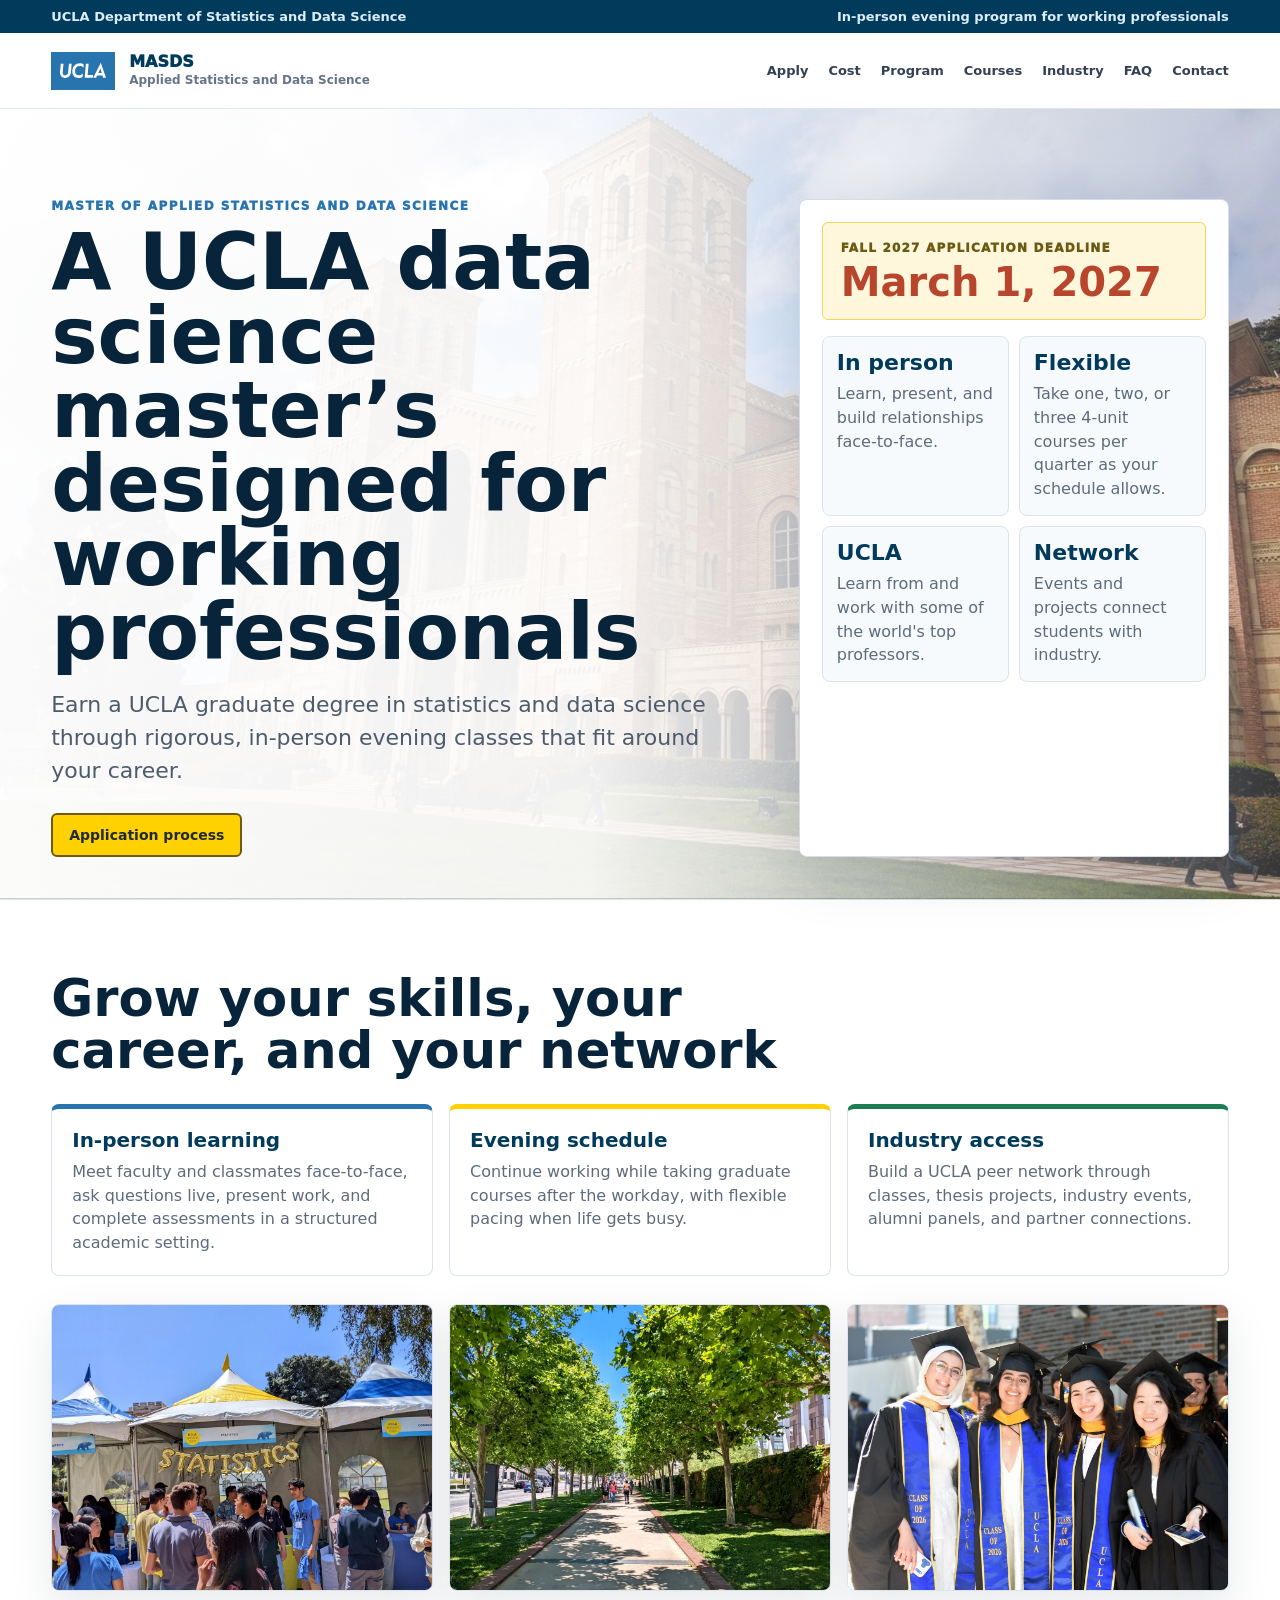
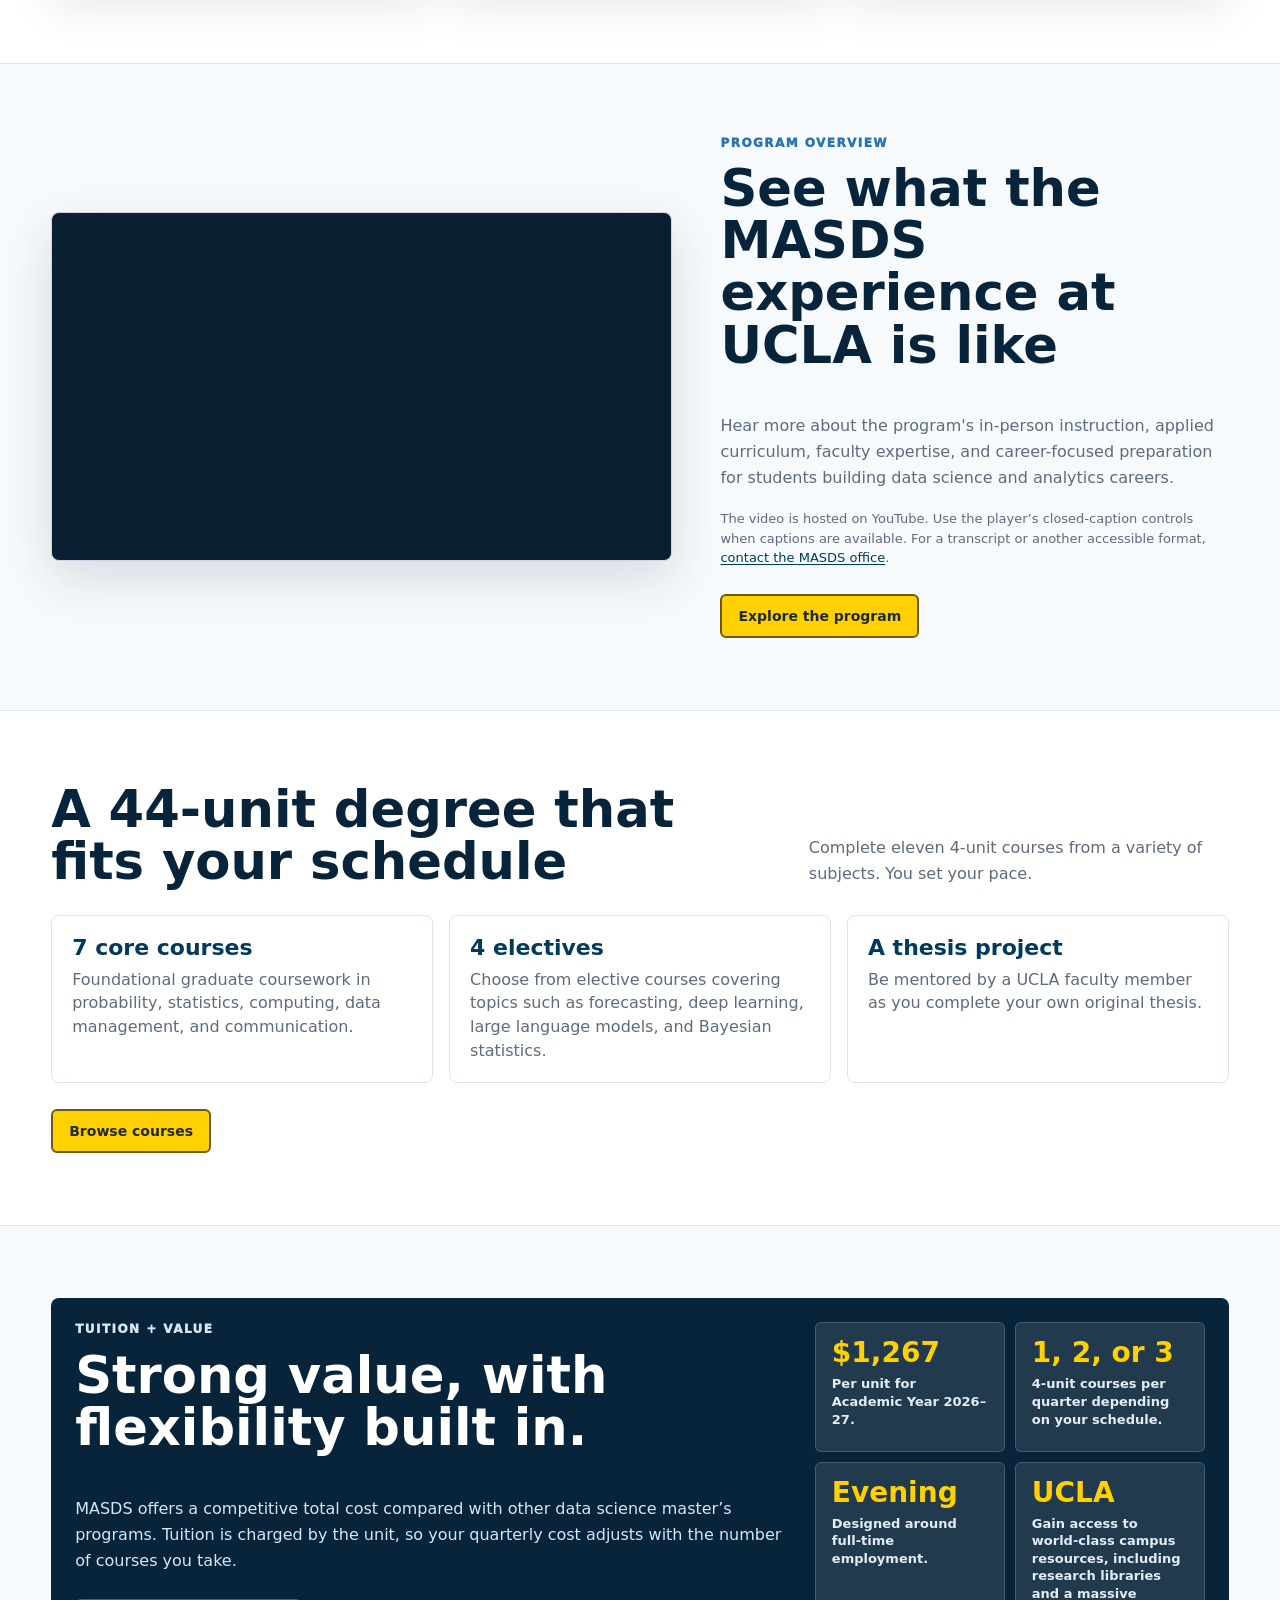
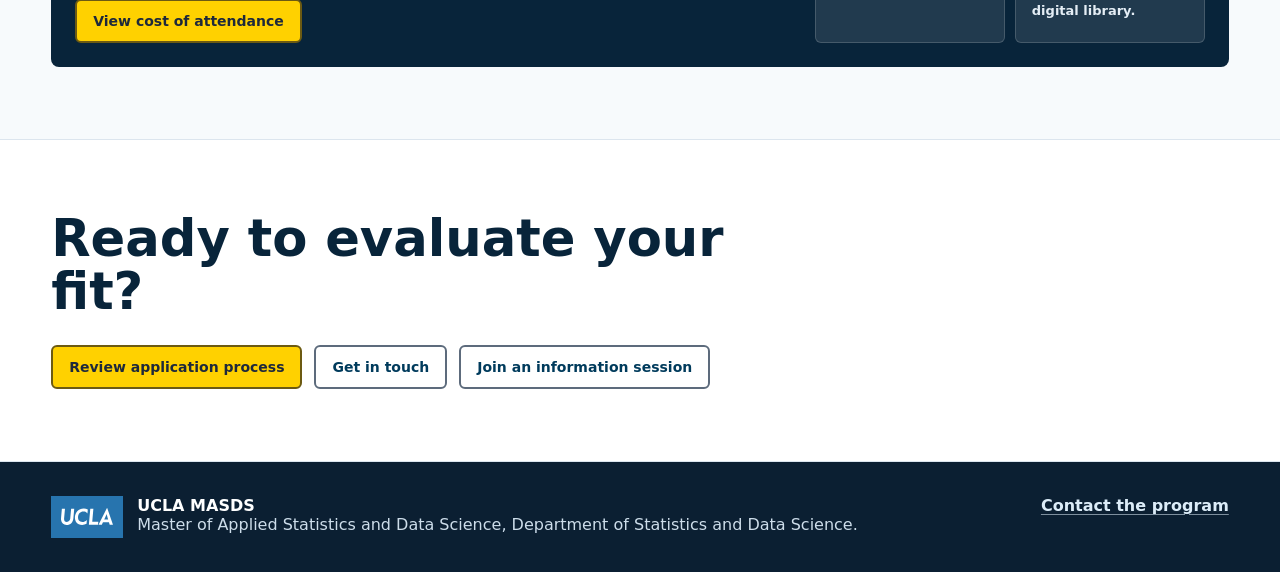
<file: index.html>
<!doctype html>
<html lang="en">
<head>
  <meta charset="utf-8">
  <meta name="viewport" content="width=device-width, initial-scale=1">
  <title>UCLA MASDS | Master of Applied Statistics and Data Science</title>
  <link rel="stylesheet" href="assets/styles.css">
</head>
<body>
  <a class="skip-link" href="#main-content">Skip to main content</a>
  <div class="topbar">
    <span>UCLA Department of Statistics and Data Science</span>
    <span>In-person evening program for working professionals</span>
  </div>
  <nav class="site-nav" aria-label="Primary navigation">
    <a class="brand" href="index.html">
      <span class="brand-mark"><img src="assets/img/ucla-logo.svg" alt="UCLA"></span>
      <span>MASDS <small>Applied Statistics and Data Science</small></span>
    </a>
    <div class="nav-links">
      <a href="application-process.html">Apply</a>
      <a href="cost-of-attendance.html">Cost</a>
      <a href="program-details.html">Program</a>
      <a href="available-courses.html">Courses</a>
      <a href="industry-partners.html">Industry</a>
      <a href="faq.html">FAQ</a>
      <a href="get-in-touch.html">Contact</a>
    </div>
  </nav>

  <header class="hero home-hero" id="main-content" tabindex="-1">
    <div>
      <p class="eyebrow">Master of Applied Statistics and Data Science</p>
      <h1>A UCLA data science master’s designed for working professionals</h1>
      <p class="hero-copy">Earn a UCLA graduate degree in statistics and data science through rigorous, in-person evening classes that fit around your career.</p>
      <div class="hero-actions">
        <a class="button" href="application-process.html">Application process</a>
      </div>
    </div>
    <aside class="deadline-panel" aria-label="Application highlights">
      <div class="deadline-date">
        <span>Fall 2027 application deadline</span>
        <strong>March 1, 2027</strong>
      </div>
      <div class="fact-grid">
        <div class="fact"><strong>In person</strong><span>Learn, present, and build relationships face-to-face.</span></div>
        <div class="fact"><strong>Flexible</strong><span>Take one, two, or three 4-unit courses per quarter as your schedule allows.</span></div>
        <div class="fact"><strong>UCLA</strong><span>Learn from and work with some of the world's top professors.</span></div>
        <div class="fact"><strong>Network</strong><span>Events and projects connect students with industry.</span></div>
      </div>
    </aside>
  </header>

  <main>
    <section class="band" id="fit">
      <div class="section-head">
        <h2>Grow your skills, your career, and your network</h2>
      </div>
      <div class="card-grid">
        <article class="card accent-blue"><strong>In-person learning</strong><span>Meet faculty and classmates face-to-face, ask questions live, present work, and complete assessments in a structured academic setting.</span></article>
        <article class="card accent-gold"><strong>Evening schedule</strong><span>Continue working while taking graduate courses after the workday, with flexible pacing when life gets busy.</span></article>
        <article class="card accent-green"><strong>Industry access</strong><span>Build a UCLA peer network through classes, thesis projects, industry events, alumni panels, and partner connections.</span></article>
      </div>
      <div class="photo-grid">
        <figure class="image-card">
          <img src="assets/img/in-person-statistics-event.jpg" alt="Students gather at the UCLA Statistics booth during a campus event">
        </figure>
        <figure class="image-card">
          <img src="assets/img/campus-walkway.jpg" alt="Tree-lined walkway on the UCLA campus">
        </figure>
        <figure class="image-card">
          <img src="assets/img/ucla-graduates-2026.jpg" alt="Four UCLA graduates celebrating together in caps and gowns">
        </figure>
      </div>
    </section>

    <section class="band alt">
      <div class="video-feature">
        <div class="video-frame">
          <iframe src="https://www.youtube.com/embed/GpxyZNpHI3E" title="UCLA Master of Applied Statistics and Data Science program video" allow="accelerometer; autoplay; clipboard-write; encrypted-media; gyroscope; picture-in-picture; web-share" allowfullscreen></iframe>
        </div>
        <div>
          <p class="eyebrow">Program overview</p>
          <h2>See what the MASDS experience at UCLA is like</h2>
          <p>Hear more about the program's in-person instruction, applied curriculum, faculty expertise, and career-focused preparation for students building data science and analytics careers.</p>
          <p class="fine-print">The video is hosted on YouTube. Use the player’s closed-caption controls when captions are available. For a transcript or another accessible format, <a href="get-in-touch.html">contact the MASDS office</a>.</p>
          <div class="section-actions">
            <a class="button" href="program-details.html">Explore the program</a>
          </div>
        </div>
      </div>
    </section>

    <section class="band">
      <div class="section-head">
        <h2>A 44-unit degree that fits your schedule</h2>
        <p>Complete eleven 4-unit courses from a variety of subjects. You set your pace.</p>
      </div>
      <div class="stat-grid">
        <div class="stat"><strong>7 core courses</strong><span>Foundational graduate coursework in probability, statistics, computing, data management, and communication.</span></div>
        <div class="stat"><strong>4 electives</strong><span>Choose from elective courses covering topics such as forecasting, deep learning, large language models, and Bayesian statistics.</span></div>
        <div class="stat"><strong>A thesis project</strong><span>Be mentored by a UCLA faculty member as you complete your own original thesis.</span></div>
      </div>
      <div class="section-actions">
        <a class="button" href="available-courses.html">Browse courses</a>
      </div>
    </section>

    <section class="band alt">
      <div class="value-panel">
        <div>
          <p class="eyebrow">Tuition + value</p>
          <h2>Strong value, with flexibility built in.</h2>
          <p>MASDS offers a competitive total cost compared with other data science master’s programs. Tuition is charged by the unit, so your quarterly cost adjusts with the number of courses you take.</p>
          <div class="section-actions">
            <a class="button" href="cost-of-attendance.html">View cost of attendance</a>
          </div>
        </div>
        <div class="value-stats">
          <div><strong>$1,267</strong><span>Per unit for Academic Year 2026–27.</span></div>
          <div><strong>1, 2, or 3</strong><span>4-unit courses per quarter depending on your schedule.</span></div>
          <div><strong>Evening</strong><span>Designed around full-time employment.</span></div>
          <div><strong>UCLA</strong><span>Gain access to world-class campus resources, including research libraries and a massive digital library.</span></div>
        </div>
      </div>
    </section>

    <section class="band">
      <div class="section-head">
        <h2>Ready to evaluate your fit?</h2>
      </div>
      <div class="section-actions">
        <a class="button" href="application-process.html">Review application process</a>
        <a class="secondary-button" href="get-in-touch.html">Get in touch</a>
        <a class="secondary-button" href="https://forms.gle/8Bkm3jyD88Tu9Wyt6">Join an information session</a>
      </div>
    </section>
  </main>

  <footer class="footer">
    <div class="footer-grid">
      <div class="footer-brand"><span class="footer-logo"><img src="assets/img/ucla-logo.svg" alt=""></span><div><strong>UCLA MASDS</strong><br>Master of Applied Statistics and Data Science, Department of Statistics and Data Science.</div></div>
      <a href="get-in-touch.html">Contact the program</a>
    </div>
  </footer>
</body>
</html>
</file>
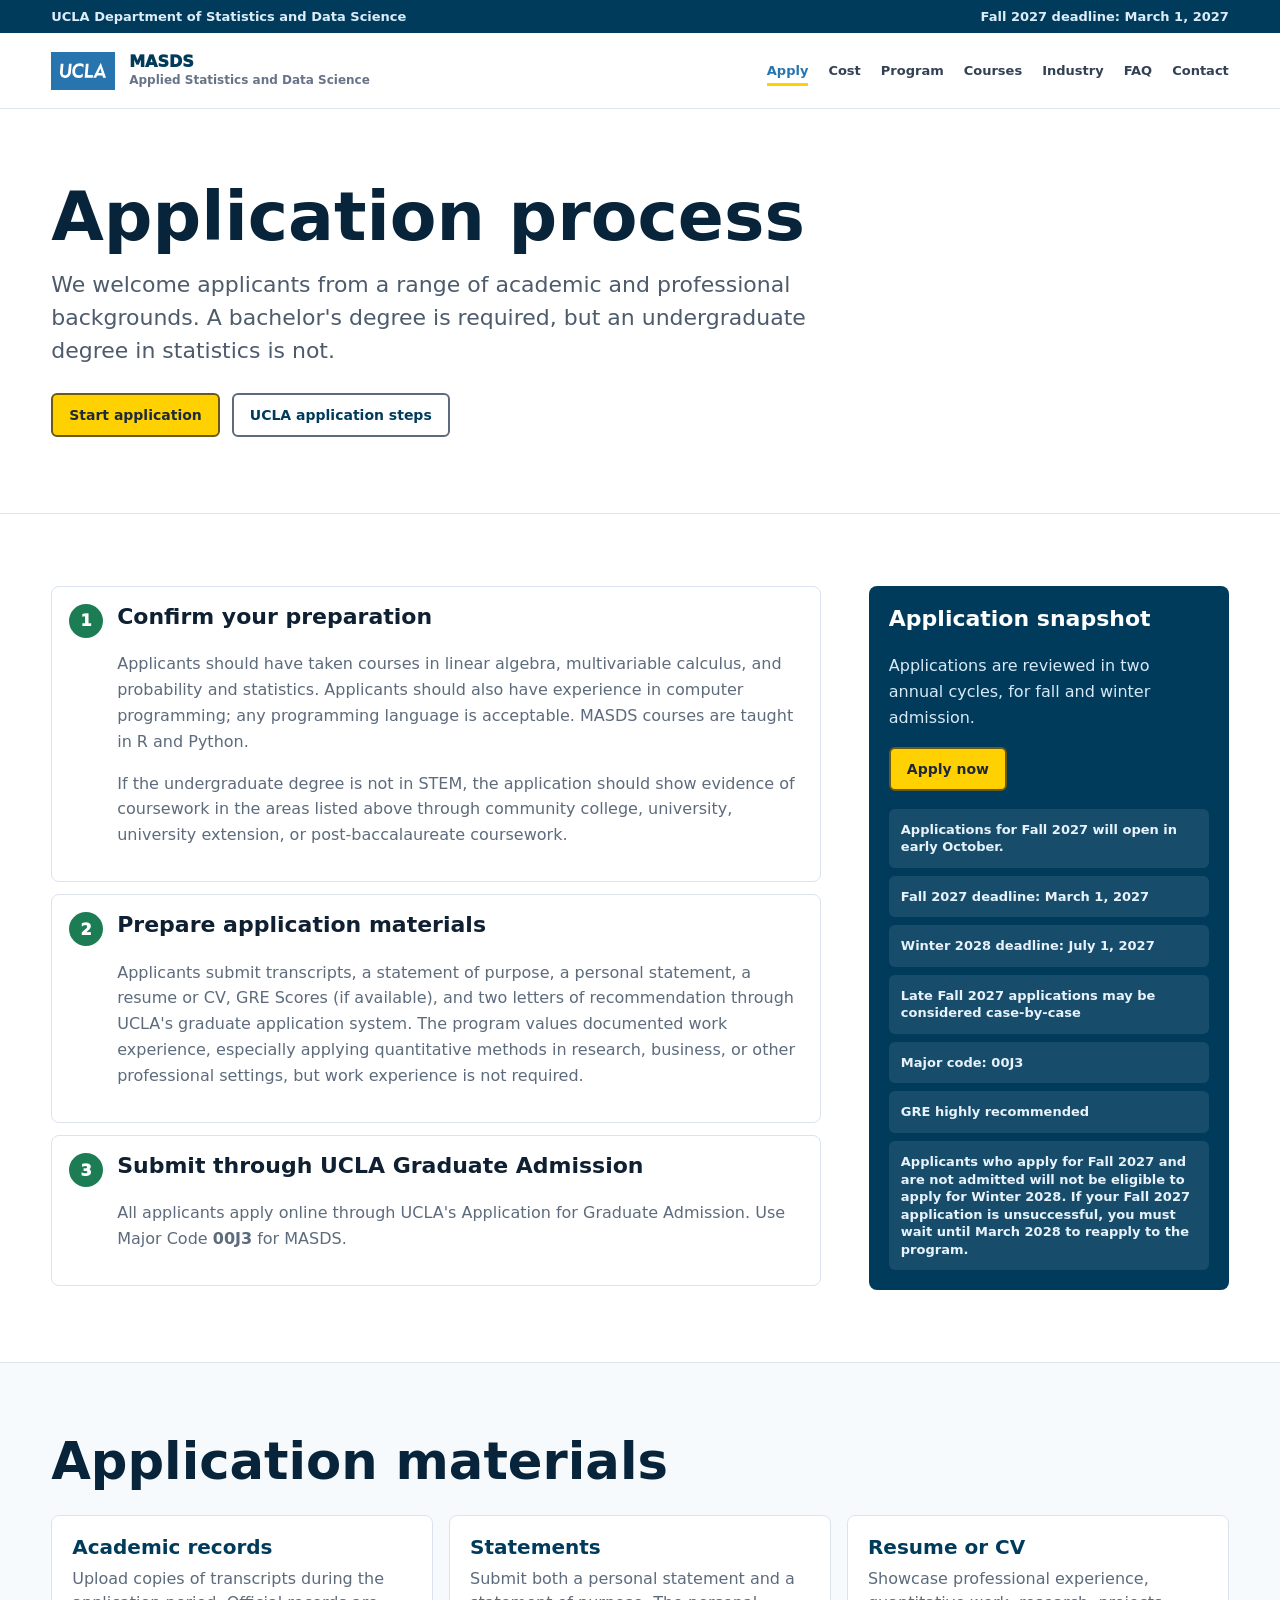
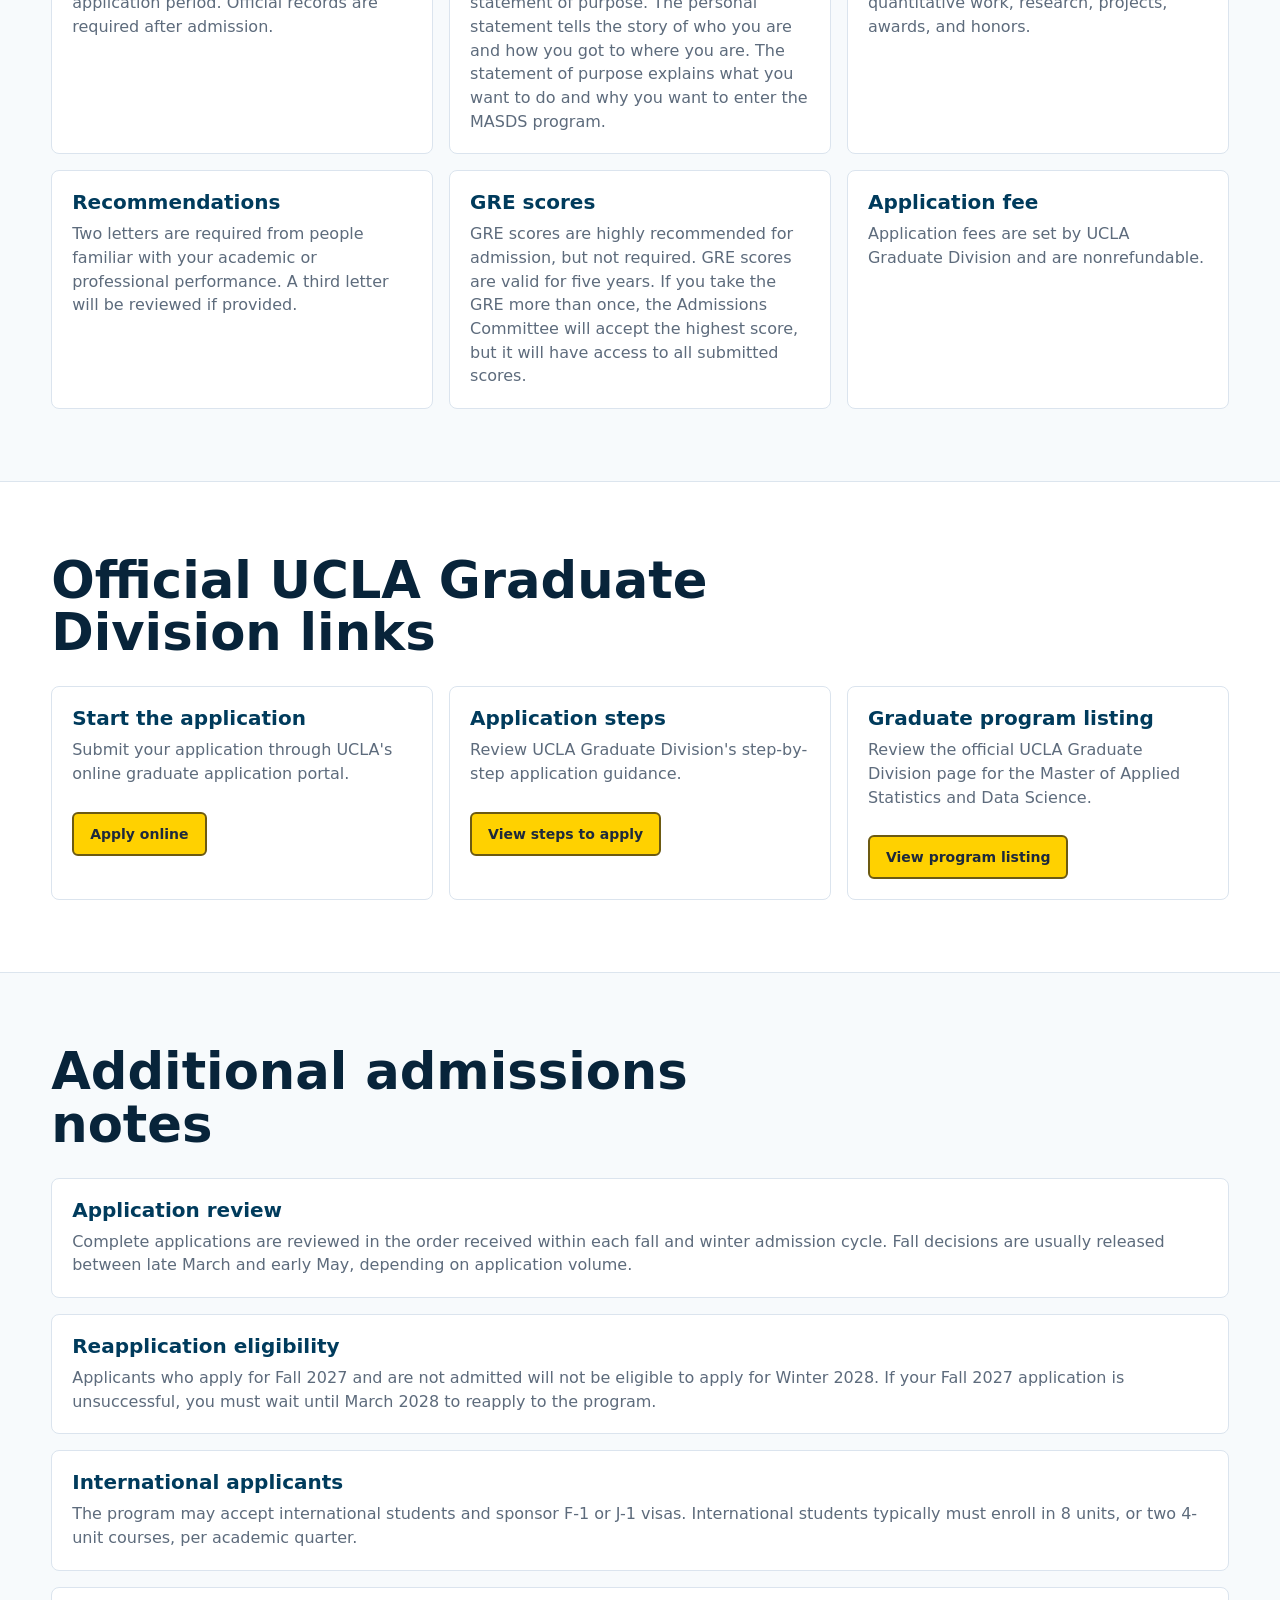
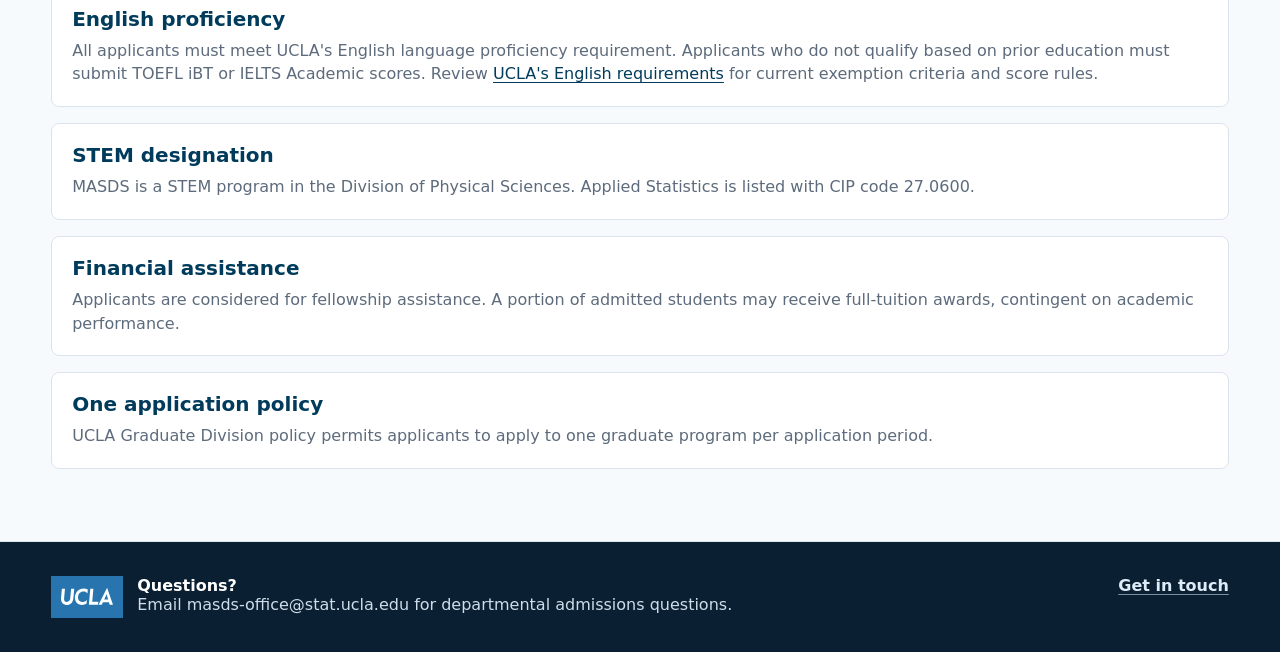
<file: application-process.html>
<!doctype html>
<html lang="en">
<head>
  <meta charset="utf-8">
  <meta name="viewport" content="width=device-width, initial-scale=1">
  <title>Application Process | UCLA MASDS</title>
  <link rel="stylesheet" href="assets/styles.css">
</head>
<body>
  <a class="skip-link" href="#main-content">Skip to main content</a>
  <div class="topbar"><span>UCLA Department of Statistics and Data Science</span><span>Fall 2027 deadline: March 1, 2027</span></div>
  <nav class="site-nav" aria-label="Primary navigation">
    <a class="brand" href="index.html"><span class="brand-mark"><img src="assets/img/ucla-logo.svg" alt="UCLA"></span><span>MASDS <small>Applied Statistics and Data Science</small></span></a>
    <div class="nav-links">
      <a href="application-process.html" aria-current="page">Apply</a>
      <a href="cost-of-attendance.html">Cost</a>
      <a href="program-details.html">Program</a>
      <a href="available-courses.html">Courses</a>
      <a href="industry-partners.html">Industry</a>
      <a href="faq.html">FAQ</a>
      <a href="get-in-touch.html">Contact</a>
    </div>
  </nav>

  <header class="page-hero" id="main-content" tabindex="-1">
    <h1>Application process</h1>
    <p class="page-copy">We welcome applicants from a range of academic and professional backgrounds. A bachelor's degree is required, but an undergraduate degree in statistics is not.</p>
    <div class="hero-actions">
      <a class="button" href="https://apply.grad.ucla.edu/apply/">Start application</a>
      <a class="secondary-button" href="https://grad.ucla.edu/admissions/steps-to-apply/">UCLA application steps</a>
    </div>
  </header>

  <main>
    <section class="band">
      <h2 class="sr-only">Application steps</h2>
      <div class="layout-two">
        <ol class="checklist">
          <li class="check-row"><span class="check">1</span><div><h3>Confirm your preparation</h3><p>Applicants should have taken courses in linear algebra, multivariable calculus, and probability and statistics. Applicants should also have experience in computer programming; any programming language is acceptable. MASDS courses are taught in R and Python.</p><p>If the undergraduate degree is not in STEM, the application should show evidence of coursework in the areas listed above through community college, university, university extension, or post-baccalaureate coursework.</p></div></li>
          <li class="check-row"><span class="check">2</span><div><h3>Prepare application materials</h3><p>Applicants submit transcripts, a statement of purpose, a personal statement, a resume or CV, GRE Scores (if available), and two letters of recommendation through UCLA's graduate application system. The program values documented work experience, especially applying quantitative methods in research, business, or other professional settings, but work experience is not required.</p></div></li>
          <li class="check-row"><span class="check">3</span><div><h3>Submit through UCLA Graduate Admission</h3><p>All applicants apply online through UCLA's Application for Graduate Admission. Use Major Code <strong>00J3</strong> for MASDS.</p></div></li>
        </ol>
        <aside class="side-card">
          <h3>Application snapshot</h3>
          <p>Applications are reviewed in two annual cycles, for fall and winter admission.</p>
          <a class="button" href="https://apply.grad.ucla.edu/apply/">Apply now</a>
          <div class="mini-list">
            <div>Applications for Fall 2027 will open in early October.</div>
            <div>Fall 2027 deadline: March 1, 2027</div>
            <div>Winter 2028 deadline: July 1, 2027</div>
            <div>Late Fall 2027 applications may be considered case-by-case</div>
            <div>Major code: 00J3</div>
            <div>GRE highly recommended</div>
            <div>Applicants who apply for Fall 2027 and are not admitted will not be eligible to apply for Winter 2028. If your Fall 2027 application is unsuccessful, you must wait until March 2028 to reapply to the program.</div>
          </div>
        </aside>
      </div>
    </section>

    <section class="band alt">
      <div class="section-head">
        <h2>Application materials</h2>
      </div>
      <div class="card-grid">
        <article class="card"><strong>Academic records</strong><span>Upload copies of transcripts during the application period. Official records are required after admission.</span></article>
        <article class="card"><strong>Statements</strong><span>Submit both a personal statement and a statement of purpose. The personal statement tells the story of who you are and how you got to where you are. The statement of purpose explains what you want to do and why you want to enter the MASDS program.</span></article>
        <article class="card"><strong>Resume or CV</strong><span>Showcase professional experience, quantitative work, research, projects, awards, and honors.</span></article>
        <article class="card"><strong>Recommendations</strong><span>Two letters are required from people familiar with your academic or professional performance. A third letter will be reviewed if provided.</span></article>
        <article class="card"><strong>GRE scores</strong><span>GRE scores are highly recommended for admission, but not required. GRE scores are valid for five years. If you take the GRE more than once, the Admissions Committee will accept the highest score, but it will have access to all submitted scores.</span></article>
        <article class="card"><strong>Application fee</strong><span>Application fees are set by UCLA Graduate Division and are nonrefundable.</span></article>
      </div>
    </section>

    <section class="band">
      <div class="section-head">
        <h2>Official UCLA Graduate Division links</h2>
      </div>
      <div class="card-grid">
        <article class="card"><strong>Start the application</strong><span>Submit your application through UCLA's online graduate application portal.</span><div class="section-actions"><a class="button" href="https://apply.grad.ucla.edu/apply/">Apply online</a></div></article>
        <article class="card"><strong>Application steps</strong><span>Review UCLA Graduate Division's step-by-step application guidance.</span><div class="section-actions"><a class="button" href="https://grad.ucla.edu/admissions/steps-to-apply/">View steps to apply</a></div></article>
        <article class="card"><strong>Graduate program listing</strong><span>Review the official UCLA Graduate Division page for the Master of Applied Statistics and Data Science.</span><div class="section-actions"><a class="button" href="https://grad.ucla.edu/programs/physical-sciences/statistics-and-data-science-department/statistics-master-of-applied-statistics-and-data-science/">View program listing</a></div></article>
      </div>
    </section>

    <section class="band alt">
      <div class="section-head">
        <h2>Additional admissions notes</h2>
      </div>
      <div class="card-grid vertical-card-grid">
        <article class="card"><strong>Application review</strong><span>Complete applications are reviewed in the order received within each fall and winter admission cycle. Fall decisions are usually released between late March and early May, depending on application volume.</span></article>
        <article class="card"><strong>Reapplication eligibility</strong><span>Applicants who apply for Fall 2027 and are not admitted will not be eligible to apply for Winter 2028. If your Fall 2027 application is unsuccessful, you must wait until March 2028 to reapply to the program.</span></article>
        <article class="card"><strong>International applicants</strong><span>The program may accept international students and sponsor F-1 or J-1 visas. International students typically must enroll in 8 units, or two 4-unit courses, per academic quarter.</span></article>
        <article class="card"><strong>English proficiency</strong><span>All applicants must meet UCLA's English language proficiency requirement. Applicants who do not qualify based on prior education must submit TOEFL iBT or IELTS Academic scores. Review <a href="https://grad.ucla.edu/admissions/english-requirements/">UCLA's English requirements</a> for current exemption criteria and score rules.</span></article>
        <article class="card"><strong>STEM designation</strong><span>MASDS is a STEM program in the Division of Physical Sciences. Applied Statistics is listed with CIP code 27.0600.</span></article>
        <article class="card"><strong>Financial assistance</strong><span>Applicants are considered for fellowship assistance. A portion of admitted students may receive full-tuition awards, contingent on academic performance.</span></article>
        <article class="card"><strong>One application policy</strong><span>UCLA Graduate Division policy permits applicants to apply to one graduate program per application period.</span></article>
      </div>
    </section>
  </main>

  <footer class="footer"><div class="footer-grid"><div class="footer-brand"><span class="footer-logo"><img src="assets/img/ucla-logo.svg" alt=""></span><div><strong>Questions?</strong><br>Email masds-office@stat.ucla.edu for departmental admissions questions.</div></div><a href="get-in-touch.html">Get in touch</a></div></footer>
</body>
</html>
</file>
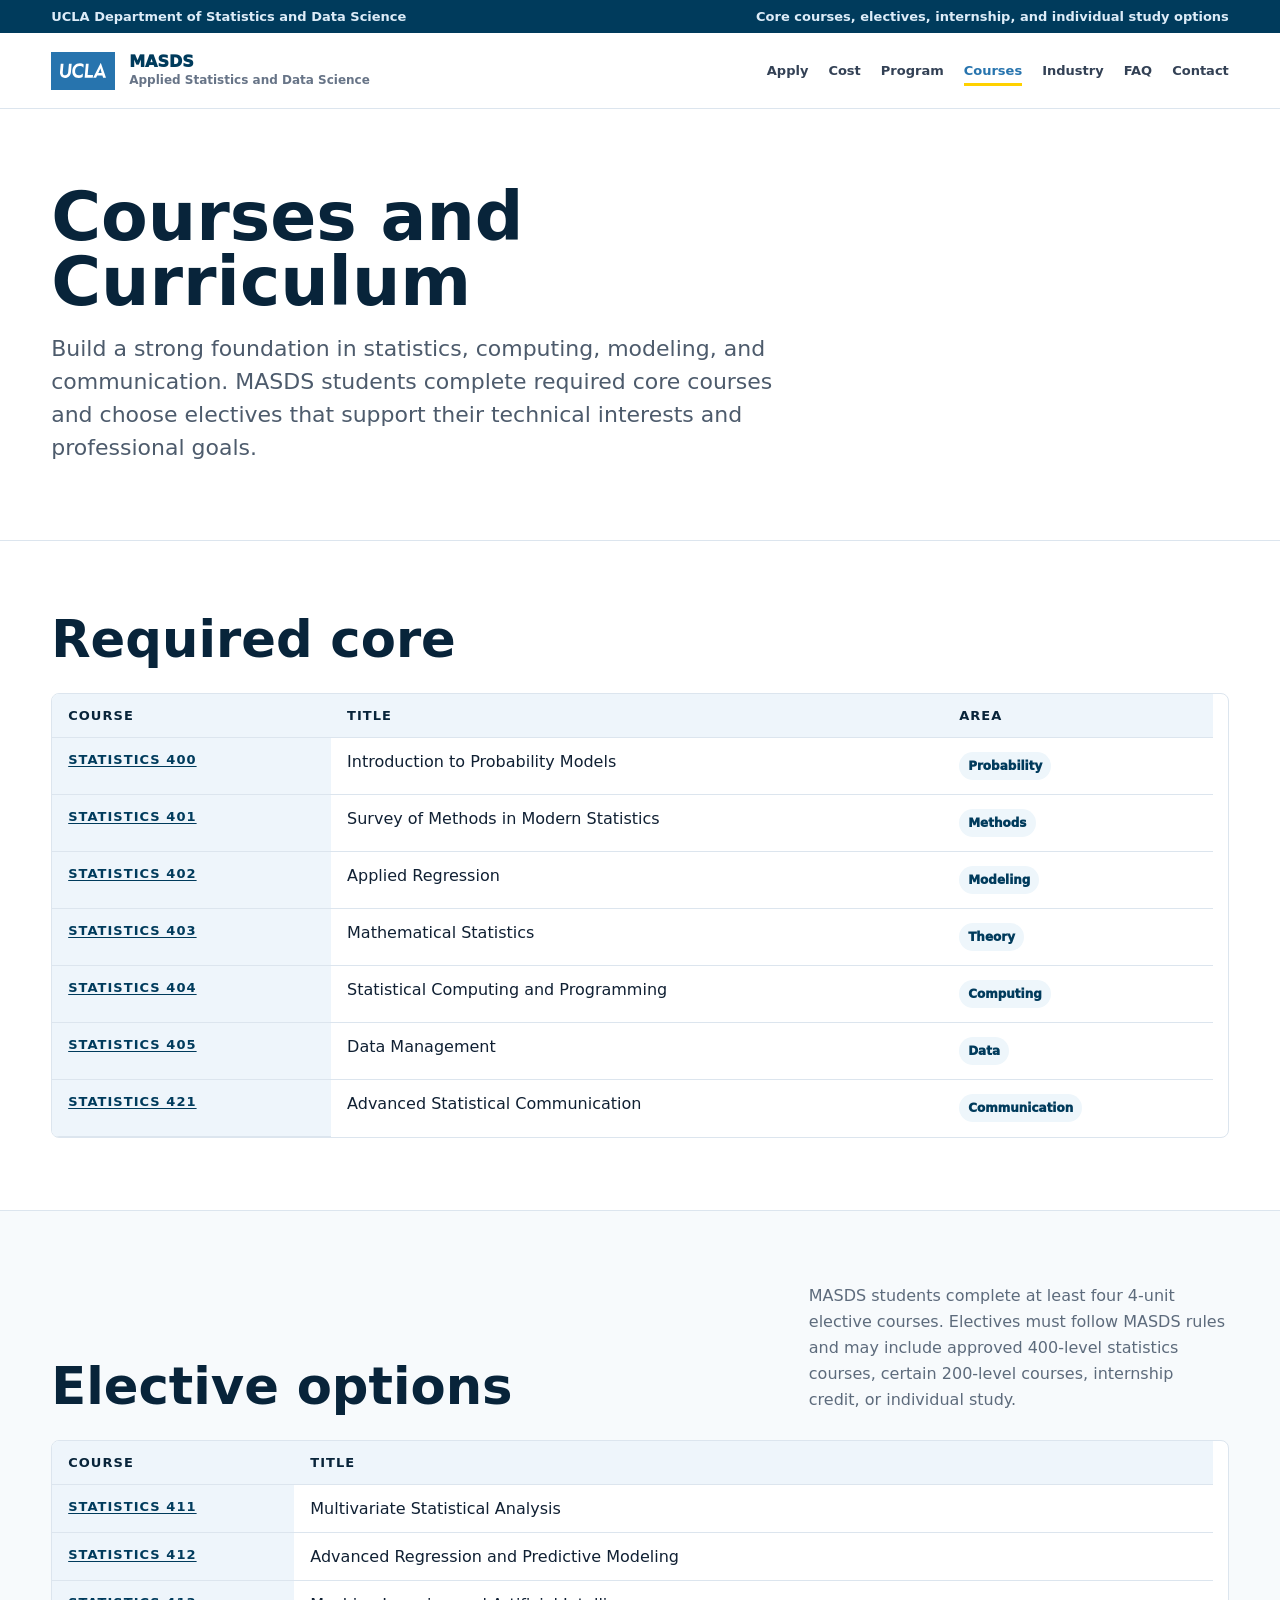
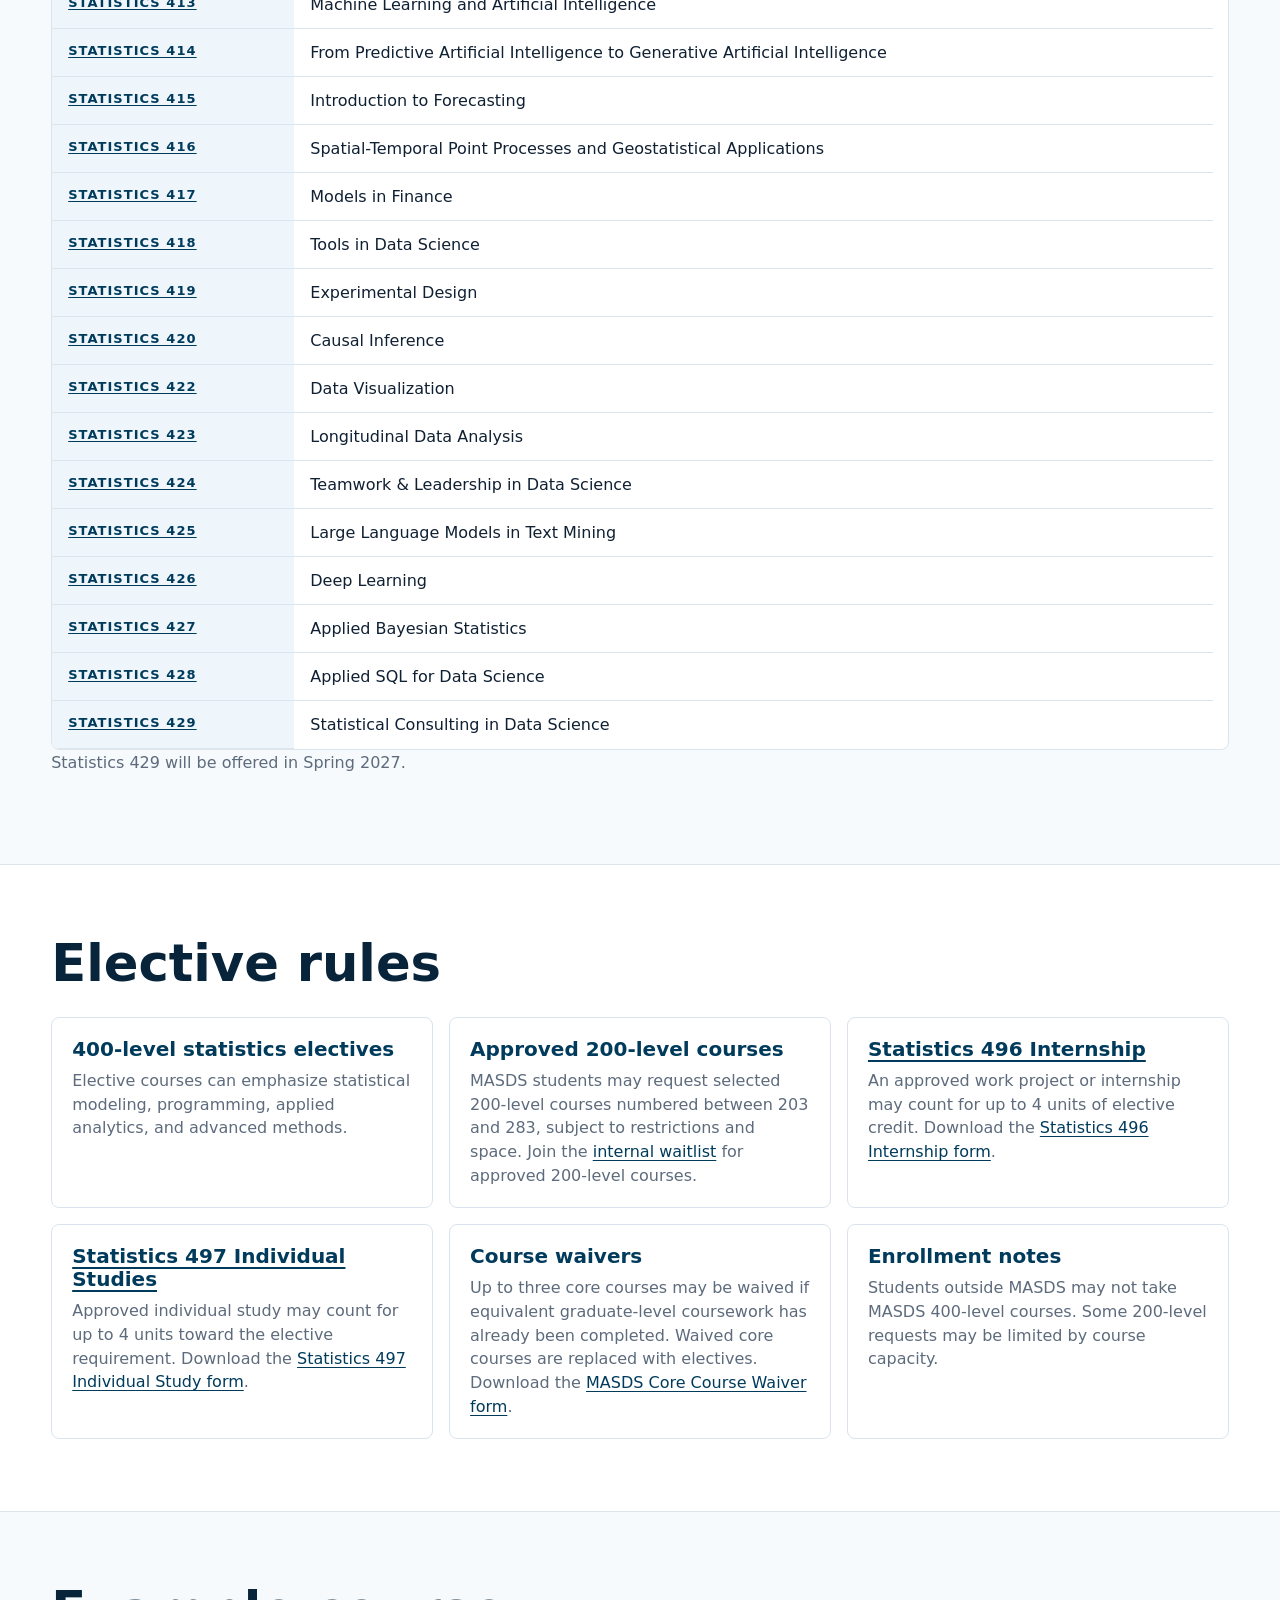
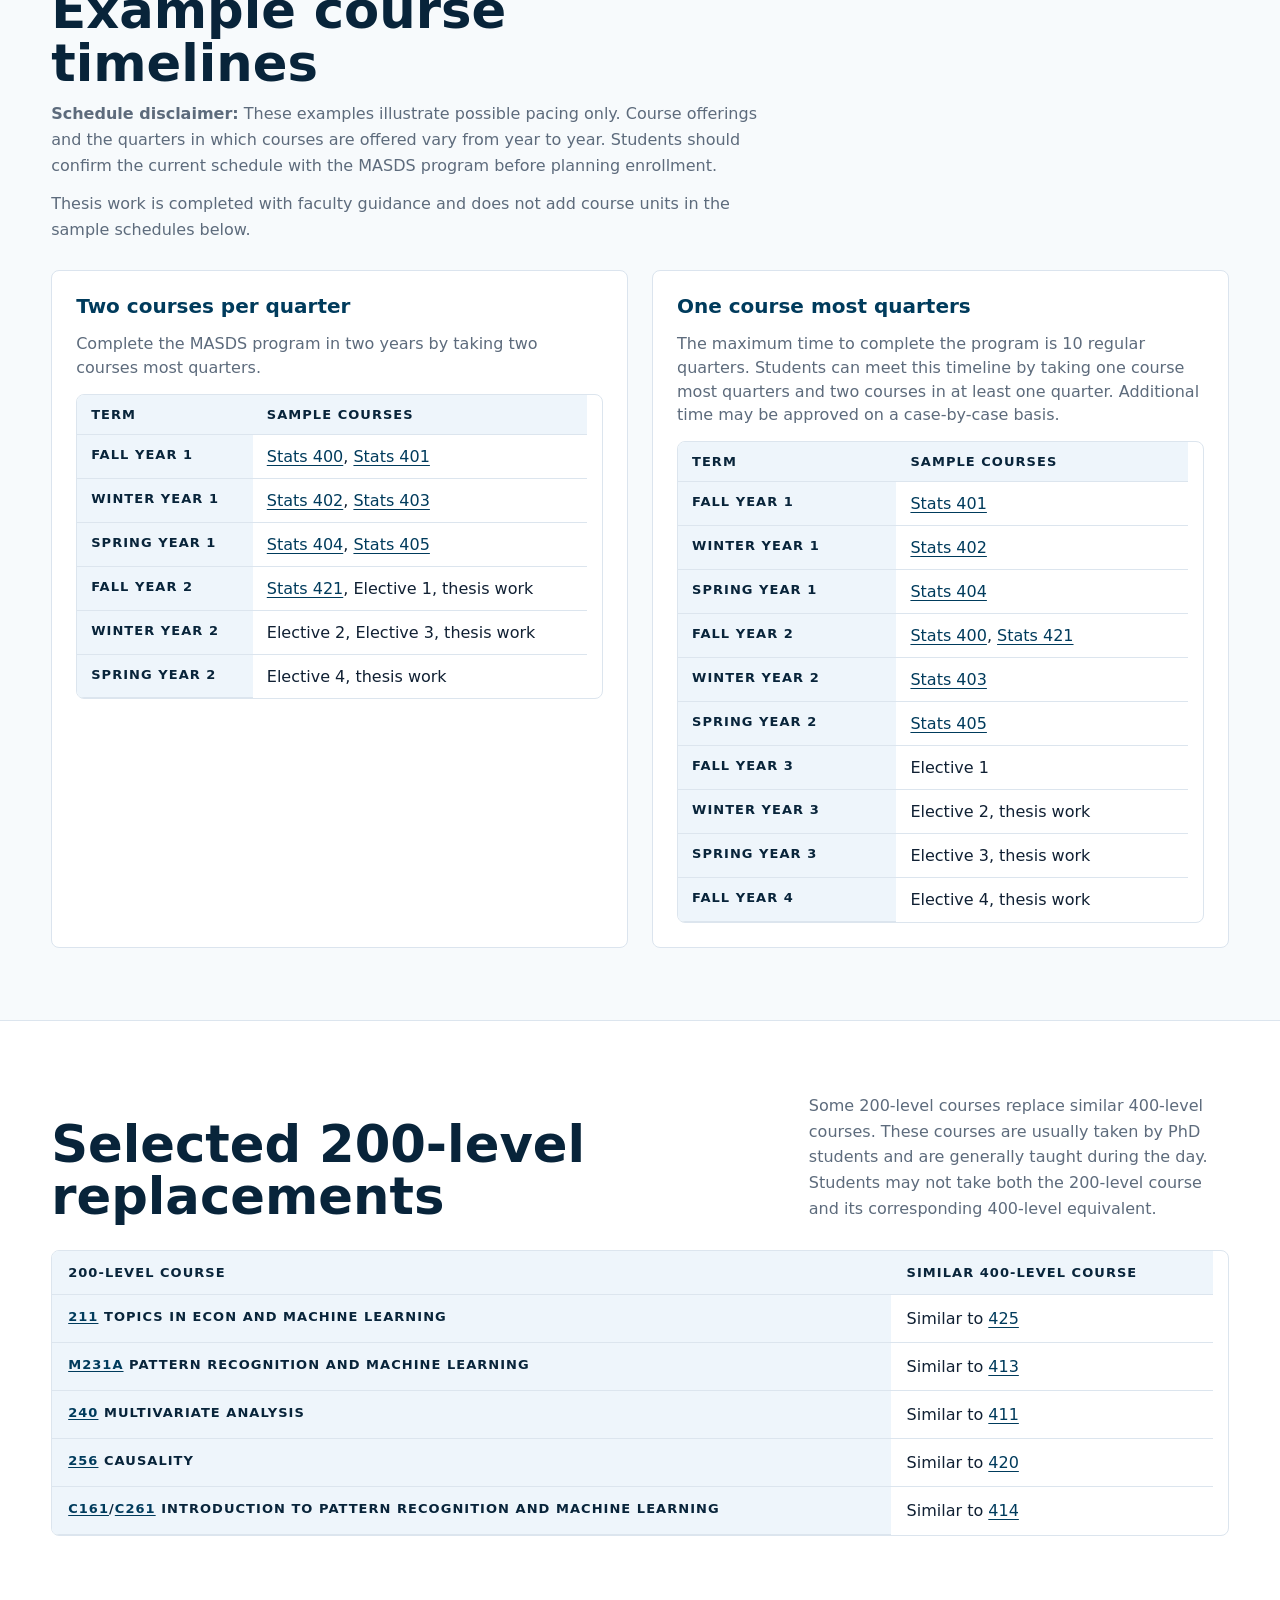
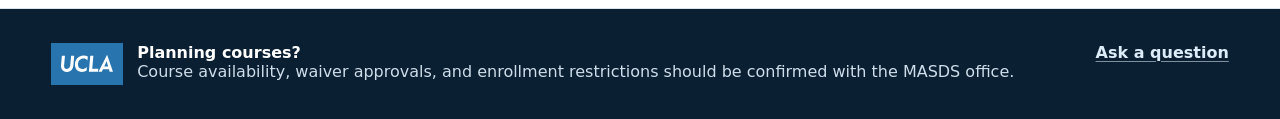
<file: available-courses.html>
<!doctype html>
<html lang="en">
<head>
  <meta charset="utf-8">
  <meta name="viewport" content="width=device-width, initial-scale=1">
  <title>Courses and Curriculum | UCLA MASDS</title>
  <link rel="stylesheet" href="assets/styles.css">
</head>
<body>
  <a class="skip-link" href="#main-content">Skip to main content</a>
  <div class="topbar"><span>UCLA Department of Statistics and Data Science</span><span>Core courses, electives, internship, and individual study options</span></div>
  <nav class="site-nav" aria-label="Primary navigation">
    <a class="brand" href="index.html"><span class="brand-mark"><img src="assets/img/ucla-logo.svg" alt="UCLA"></span><span>MASDS <small>Applied Statistics and Data Science</small></span></a>
    <div class="nav-links">
      <a href="application-process.html">Apply</a>
      <a href="cost-of-attendance.html">Cost</a>
      <a href="program-details.html">Program</a>
      <a href="available-courses.html" aria-current="page">Courses</a>
      <a href="industry-partners.html">Industry</a>
      <a href="faq.html">FAQ</a>
      <a href="get-in-touch.html">Contact</a>
    </div>
  </nav>

  <header class="page-hero" id="main-content" tabindex="-1">
    <h1>Courses and Curriculum</h1>
    <p class="page-copy">Build a strong foundation in statistics, computing, modeling, and communication. MASDS students complete required core courses and choose electives that support their technical interests and professional goals.</p>
  </header>

  <main>
    <section class="band">
      <div class="section-head">
        <h2>Required core</h2>
      </div>
      <div class="table-wrap" tabindex="0" role="region" aria-label="Required core courses">
        <table>
          <caption class="sr-only">Required core courses</caption>
          <thead><tr><th scope="col">Course</th><th scope="col">Title</th><th scope="col">Area</th></tr></thead>
          <tbody>
            <tr><th scope="row"><a href="https://catalog.registrar.ucla.edu/course/2026/STATS400">Statistics 400</a></th><td>Introduction to Probability Models</td><td><span class="pill">Probability</span></td></tr>
            <tr><th scope="row"><a href="https://catalog.registrar.ucla.edu/course/2026/STATS401">Statistics 401</a></th><td>Survey of Methods in Modern Statistics</td><td><span class="pill">Methods</span></td></tr>
            <tr><th scope="row"><a href="https://catalog.registrar.ucla.edu/course/2026/STATS402">Statistics 402</a></th><td>Applied Regression</td><td><span class="pill">Modeling</span></td></tr>
            <tr><th scope="row"><a href="https://catalog.registrar.ucla.edu/course/2026/STATS403">Statistics 403</a></th><td>Mathematical Statistics</td><td><span class="pill">Theory</span></td></tr>
            <tr><th scope="row"><a href="https://catalog.registrar.ucla.edu/course/2026/STATS404">Statistics 404</a></th><td>Statistical Computing and Programming</td><td><span class="pill">Computing</span></td></tr>
            <tr><th scope="row"><a href="https://catalog.registrar.ucla.edu/course/2026/STATS405">Statistics 405</a></th><td>Data Management</td><td><span class="pill">Data</span></td></tr>
            <tr><th scope="row"><a href="https://catalog.registrar.ucla.edu/course/2026/STATS421">Statistics 421</a></th><td>Advanced Statistical Communication</td><td><span class="pill">Communication</span></td></tr>
          </tbody>
        </table>
      </div>
    </section>

    <section class="band alt">
      <div class="section-head">
        <h2>Elective options</h2>
        <p>MASDS students complete at least four 4-unit elective courses. Electives must follow MASDS rules and may include approved 400-level statistics courses, certain 200-level courses, internship credit, or individual study.</p>
      </div>
      <div class="table-wrap" tabindex="0" role="region" aria-label="Elective course options">
        <table>
          <caption class="sr-only">Elective course options</caption>
          <thead><tr><th scope="col">Course</th><th scope="col">Title</th></tr></thead>
          <tbody>
            <tr><th scope="row"><a href="https://catalog.registrar.ucla.edu/course/2026/STATS411">Statistics 411</a></th><td>Multivariate Statistical Analysis</td></tr>
            <tr><th scope="row"><a href="https://catalog.registrar.ucla.edu/course/2026/STATS412">Statistics 412</a></th><td>Advanced Regression and Predictive Modeling</td></tr>
            <tr><th scope="row"><a href="https://catalog.registrar.ucla.edu/course/2026/STATS413">Statistics 413</a></th><td>Machine Learning and Artificial Intelligence</td></tr>
            <tr><th scope="row"><a href="https://catalog.registrar.ucla.edu/course/2026/STATS414">Statistics 414</a></th><td>From Predictive Artificial Intelligence to Generative Artificial Intelligence</td></tr>
            <tr><th scope="row"><a href="https://catalog.registrar.ucla.edu/course/2026/STATS415">Statistics 415</a></th><td>Introduction to Forecasting</td></tr>
            <tr><th scope="row"><a href="https://catalog.registrar.ucla.edu/course/2026/STATS416">Statistics 416</a></th><td>Spatial-Temporal Point Processes and Geostatistical Applications</td></tr>
            <tr><th scope="row"><a href="https://catalog.registrar.ucla.edu/course/2026/STATS417">Statistics 417</a></th><td>Models in Finance</td></tr>
            <tr><th scope="row"><a href="https://catalog.registrar.ucla.edu/course/2026/STATS418">Statistics 418</a></th><td>Tools in Data Science</td></tr>
            <tr><th scope="row"><a href="https://catalog.registrar.ucla.edu/course/2026/STATS419">Statistics 419</a></th><td>Experimental Design</td></tr>
            <tr><th scope="row"><a href="https://catalog.registrar.ucla.edu/course/2026/STATS420">Statistics 420</a></th><td>Causal Inference</td></tr>
            <tr><th scope="row"><a href="https://catalog.registrar.ucla.edu/course/2026/STATS422">Statistics 422</a></th><td>Data Visualization</td></tr>
            <tr><th scope="row"><a href="https://catalog.registrar.ucla.edu/course/2026/STATS423">Statistics 423</a></th><td>Longitudinal Data Analysis</td></tr>
            <tr><th scope="row"><a href="https://catalog.registrar.ucla.edu/course/2026/STATS424">Statistics 424</a></th><td>Teamwork &amp; Leadership in Data Science</td></tr>
            <tr><th scope="row"><a href="https://catalog.registrar.ucla.edu/course/2026/STATS425">Statistics 425</a></th><td>Large Language Models in Text Mining</td></tr>
            <tr><th scope="row"><a href="https://catalog.registrar.ucla.edu/course/2026/STATS426">Statistics 426</a></th><td>Deep Learning</td></tr>
            <tr><th scope="row"><a href="https://catalog.registrar.ucla.edu/course/2026/STATS427">Statistics 427</a></th><td>Applied Bayesian Statistics</td></tr>
            <tr><th scope="row"><a href="https://catalog.registrar.ucla.edu/course/2026/STATS428">Statistics 428</a></th><td>Applied SQL for Data Science</td></tr>
            <tr><th scope="row"><a href="https://catalog.registrar.ucla.edu/course/2026/STATS429">Statistics 429</a></th><td>Statistical Consulting in Data Science</td></tr>
          </tbody>
        </table>
      </div>
      <p>Statistics 429 will be offered in Spring 2027.</p>
    </section>

    <section class="band">
      <div class="section-head">
        <h2>Elective rules</h2>
      </div>
      <div class="card-grid">
        <article class="card"><strong>400-level statistics electives</strong><span>Elective courses can emphasize statistical modeling, programming, applied analytics, and advanced methods.</span></article>
        <article class="card"><strong>Approved 200-level courses</strong><span>MASDS students may request selected 200-level courses numbered between 203 and 283, subject to restrictions and space. Join the <a href="https://forms.gle/kMjxQvj5ikUkBVAS9">internal waitlist</a> for approved 200-level courses.</span></article>
        <article class="card"><strong><a href="https://catalog.registrar.ucla.edu/course/2026/STATS496">Statistics 496 Internship</a></strong><span>An approved work project or internship may count for up to 4 units of elective credit. Download the <a href="assets/Stats-496-Internship-Form.pdf">Statistics 496 Internship form</a>.</span></article>
        <article class="card"><strong><a href="https://catalog.registrar.ucla.edu/course/2026/STATS497">Statistics 497 Individual Studies</a></strong><span>Approved individual study may count for up to 4 units toward the elective requirement. Download the <a href="assets/Stats-497-Individual-Study.pdf">Statistics 497 Individual Study form</a>.</span></article>
        <article class="card"><strong>Course waivers</strong><span>Up to three core courses may be waived if equivalent graduate-level coursework has already been completed. Waived core courses are replaced with electives. Download the <a href="assets/MASDS-Core-Course-Waiver.pdf">MASDS Core Course Waiver form</a>.</span></article>
        <article class="card"><strong>Enrollment notes</strong><span>Students outside MASDS may not take MASDS 400-level courses. Some 200-level requests may be limited by course capacity.</span></article>
      </div>
    </section>

    <section class="band alt">
      <div class="section-head">
        <div class="section-head-copy">
          <h2>Example course timelines</h2>
          <p><strong>Schedule disclaimer:</strong> These examples illustrate possible pacing only. Course offerings and the quarters in which courses are offered vary from year to year. Students should confirm the current schedule with the MASDS program before planning enrollment.</p>
          <p>Thesis work is completed with faculty guidance and does not add course units in the sample schedules below.</p>
        </div>
      </div>
      <div class="card-grid schedule-grid">
        <article class="card schedule-card">
          <strong>Two courses per quarter</strong>
          <span>Complete the MASDS program in two years by taking two courses most quarters.</span>
          <div class="table-wrap schedule-table" tabindex="0" role="region" aria-label="Sample schedule with two courses in most quarters">
            <table>
          <caption class="sr-only">Sample schedule with two courses in most quarters</caption>
              <thead><tr><th scope="col">Term</th><th scope="col">Sample courses</th></tr></thead>
              <tbody>
                <tr><th scope="row">Fall Year 1</th><td><a href="https://catalog.registrar.ucla.edu/course/2026/STATS400">Stats 400</a>, <a href="https://catalog.registrar.ucla.edu/course/2026/STATS401">Stats 401</a></td></tr>
                <tr><th scope="row">Winter Year 1</th><td><a href="https://catalog.registrar.ucla.edu/course/2026/STATS402">Stats 402</a>, <a href="https://catalog.registrar.ucla.edu/course/2026/STATS403">Stats 403</a></td></tr>
                <tr><th scope="row">Spring Year 1</th><td><a href="https://catalog.registrar.ucla.edu/course/2026/STATS404">Stats 404</a>, <a href="https://catalog.registrar.ucla.edu/course/2026/STATS405">Stats 405</a></td></tr>
                <tr><th scope="row">Fall Year 2</th><td><a href="https://catalog.registrar.ucla.edu/course/2026/STATS421">Stats 421</a>, Elective 1, thesis work</td></tr>
                <tr><th scope="row">Winter Year 2</th><td>Elective 2, Elective 3, thesis work</td></tr>
                <tr><th scope="row">Spring Year 2</th><td>Elective 4, thesis work</td></tr>
              </tbody>
            </table>
          </div>
        </article>
        <article class="card schedule-card">
          <strong>One course most quarters</strong>
          <span>The maximum time to complete the program is 10 regular quarters. Students can meet this timeline by taking one course most quarters and two courses in at least one quarter. Additional time may be approved on a case-by-case basis.</span>
          <div class="table-wrap schedule-table" tabindex="0" role="region" aria-label="Sample schedule with one course per quarter">
            <table>
          <caption class="sr-only">Sample schedule with one course per quarter</caption>
              <thead><tr><th scope="col">Term</th><th scope="col">Sample courses</th></tr></thead>
              <tbody>
                <tr><th scope="row">Fall Year 1</th><td><a href="https://catalog.registrar.ucla.edu/course/2026/STATS401">Stats 401</a></td></tr>
                <tr><th scope="row">Winter Year 1</th><td><a href="https://catalog.registrar.ucla.edu/course/2026/STATS402">Stats 402</a></td></tr>
                <tr><th scope="row">Spring Year 1</th><td><a href="https://catalog.registrar.ucla.edu/course/2026/STATS404">Stats 404</a></td></tr>
                <tr><th scope="row">Fall Year 2</th><td><a href="https://catalog.registrar.ucla.edu/course/2026/STATS400">Stats 400</a>, <a href="https://catalog.registrar.ucla.edu/course/2026/STATS421">Stats 421</a></td></tr>
                <tr><th scope="row">Winter Year 2</th><td><a href="https://catalog.registrar.ucla.edu/course/2026/STATS403">Stats 403</a></td></tr>
                <tr><th scope="row">Spring Year 2</th><td><a href="https://catalog.registrar.ucla.edu/course/2026/STATS405">Stats 405</a></td></tr>
                <tr><th scope="row">Fall Year 3</th><td>Elective 1</td></tr>
                <tr><th scope="row">Winter Year 3</th><td>Elective 2, thesis work</td></tr>
                <tr><th scope="row">Spring Year 3</th><td>Elective 3, thesis work</td></tr>
                <tr><th scope="row">Fall Year 4</th><td>Elective 4, thesis work</td></tr>
              </tbody>
            </table>
          </div>
        </article>
      </div>
    </section>

    <section class="band">
      <div class="section-head">
        <h2>Selected 200-level replacements</h2>
        <p>Some 200-level courses replace similar 400-level courses. These courses are usually taken by PhD students and are generally taught during the day. Students may not take both the 200-level course and its corresponding 400-level equivalent.</p>
      </div>
      <div class="table-wrap" tabindex="0" role="region" aria-label="Selected 200-level course replacements">
        <table>
          <caption class="sr-only">Selected 200-level course replacements</caption>
          <thead><tr><th scope="col">200-level course</th><th scope="col">Similar 400-level course</th></tr></thead>
          <tbody>
            <tr><th scope="row"><a href="https://catalog.registrar.ucla.edu/course/2026/STATS211">211</a> Topics in Econ and Machine Learning</th><td>Similar to <a href="https://catalog.registrar.ucla.edu/course/2026/STATS425">425</a></td></tr>
            <tr><th scope="row"><a href="https://catalog.registrar.ucla.edu/course/2026/STATSM231A">M231A</a> Pattern Recognition and Machine Learning</th><td>Similar to <a href="https://catalog.registrar.ucla.edu/course/2026/STATS413">413</a></td></tr>
            <tr><th scope="row"><a href="https://catalog.registrar.ucla.edu/course/2026/STATS240">240</a> Multivariate Analysis</th><td>Similar to <a href="https://catalog.registrar.ucla.edu/course/2026/STATS411">411</a></td></tr>
            <tr><th scope="row"><a href="https://catalog.registrar.ucla.edu/course/2026/STATS256">256</a> Causality</th><td>Similar to <a href="https://catalog.registrar.ucla.edu/course/2026/STATS420">420</a></td></tr>
            <tr><th scope="row"><a href="https://catalog.registrar.ucla.edu/course/2026/STATSC161">C161</a>/<a href="https://catalog.registrar.ucla.edu/course/2026/STATSC261">C261</a> Introduction to Pattern Recognition and Machine Learning</th><td>Similar to <a href="https://catalog.registrar.ucla.edu/course/2026/STATS414">414</a></td></tr>
          </tbody>
        </table>
      </div>
    </section>
  </main>

  <footer class="footer"><div class="footer-grid"><div class="footer-brand"><span class="footer-logo"><img src="assets/img/ucla-logo.svg" alt=""></span><div><strong>Planning courses?</strong><br>Course availability, waiver approvals, and enrollment restrictions should be confirmed with the MASDS office.</div></div><a href="get-in-touch.html">Ask a question</a></div></footer>
</body>
</html>
</file>
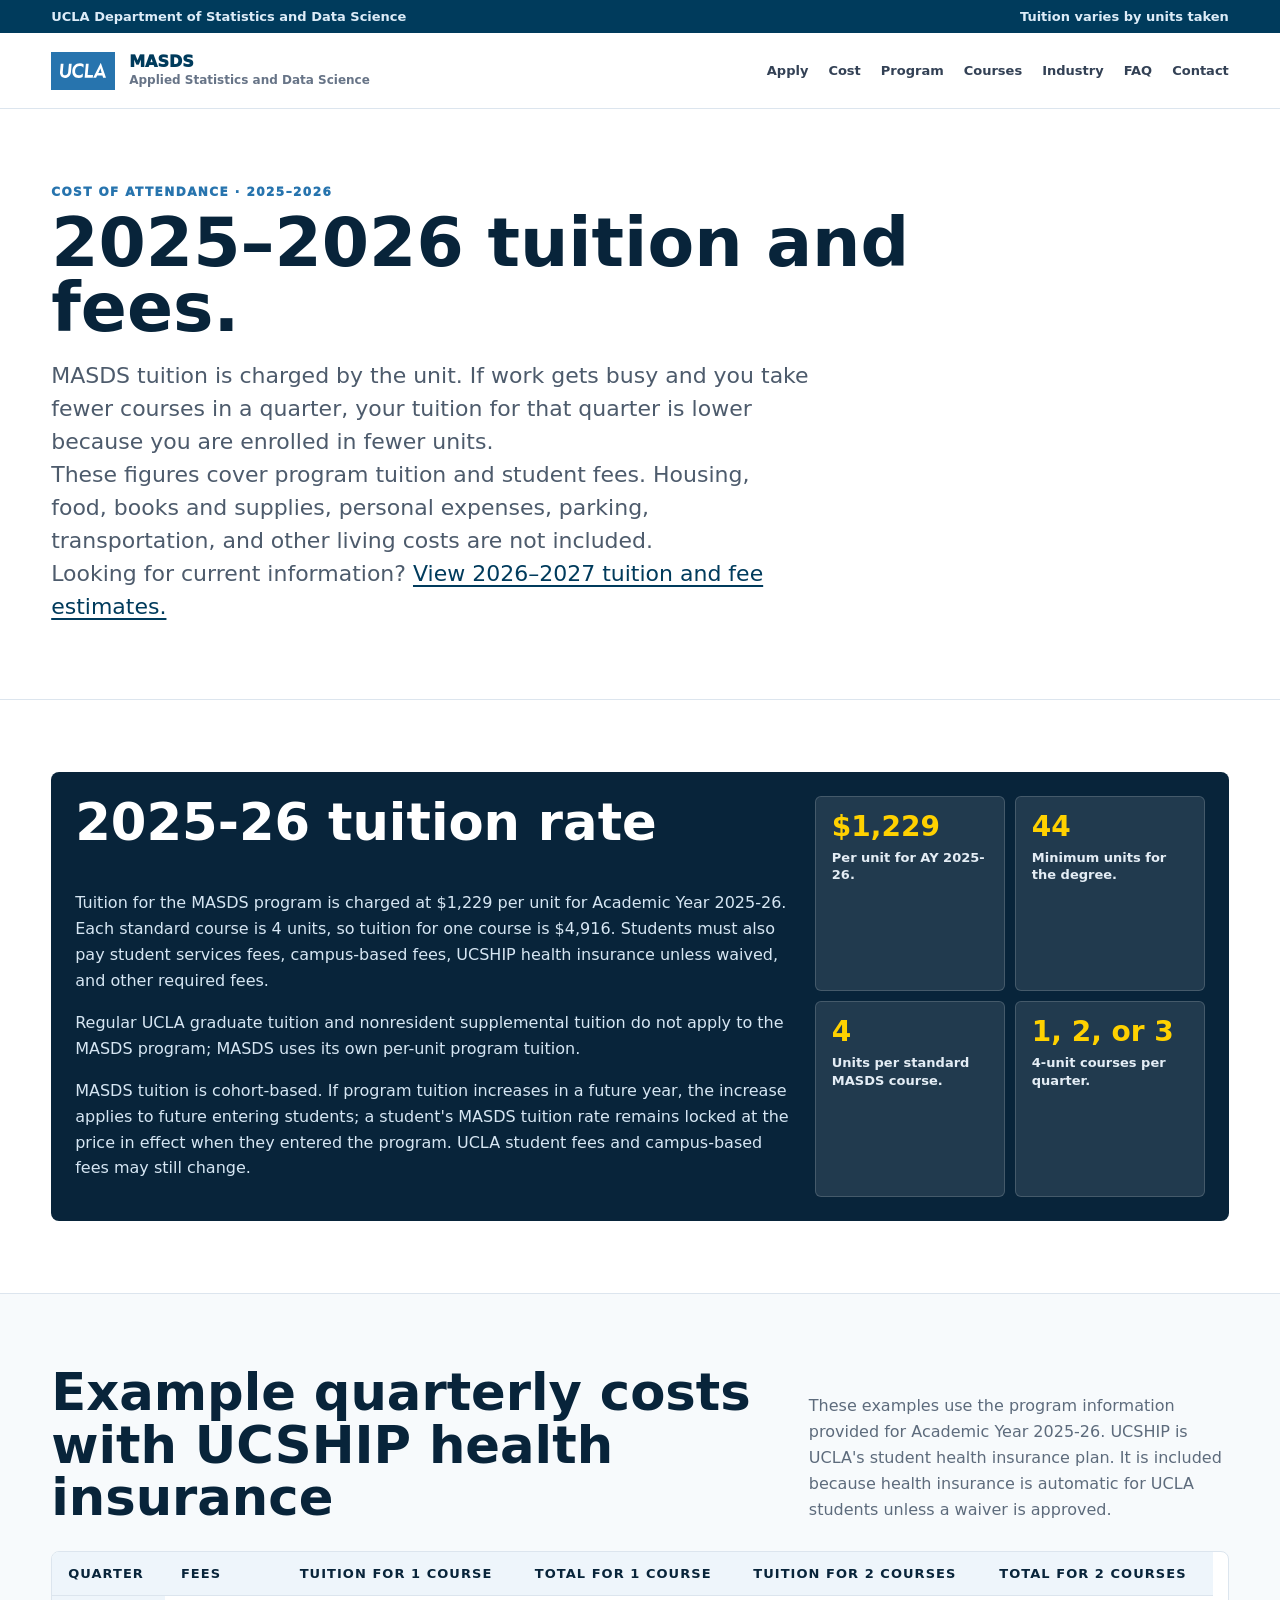
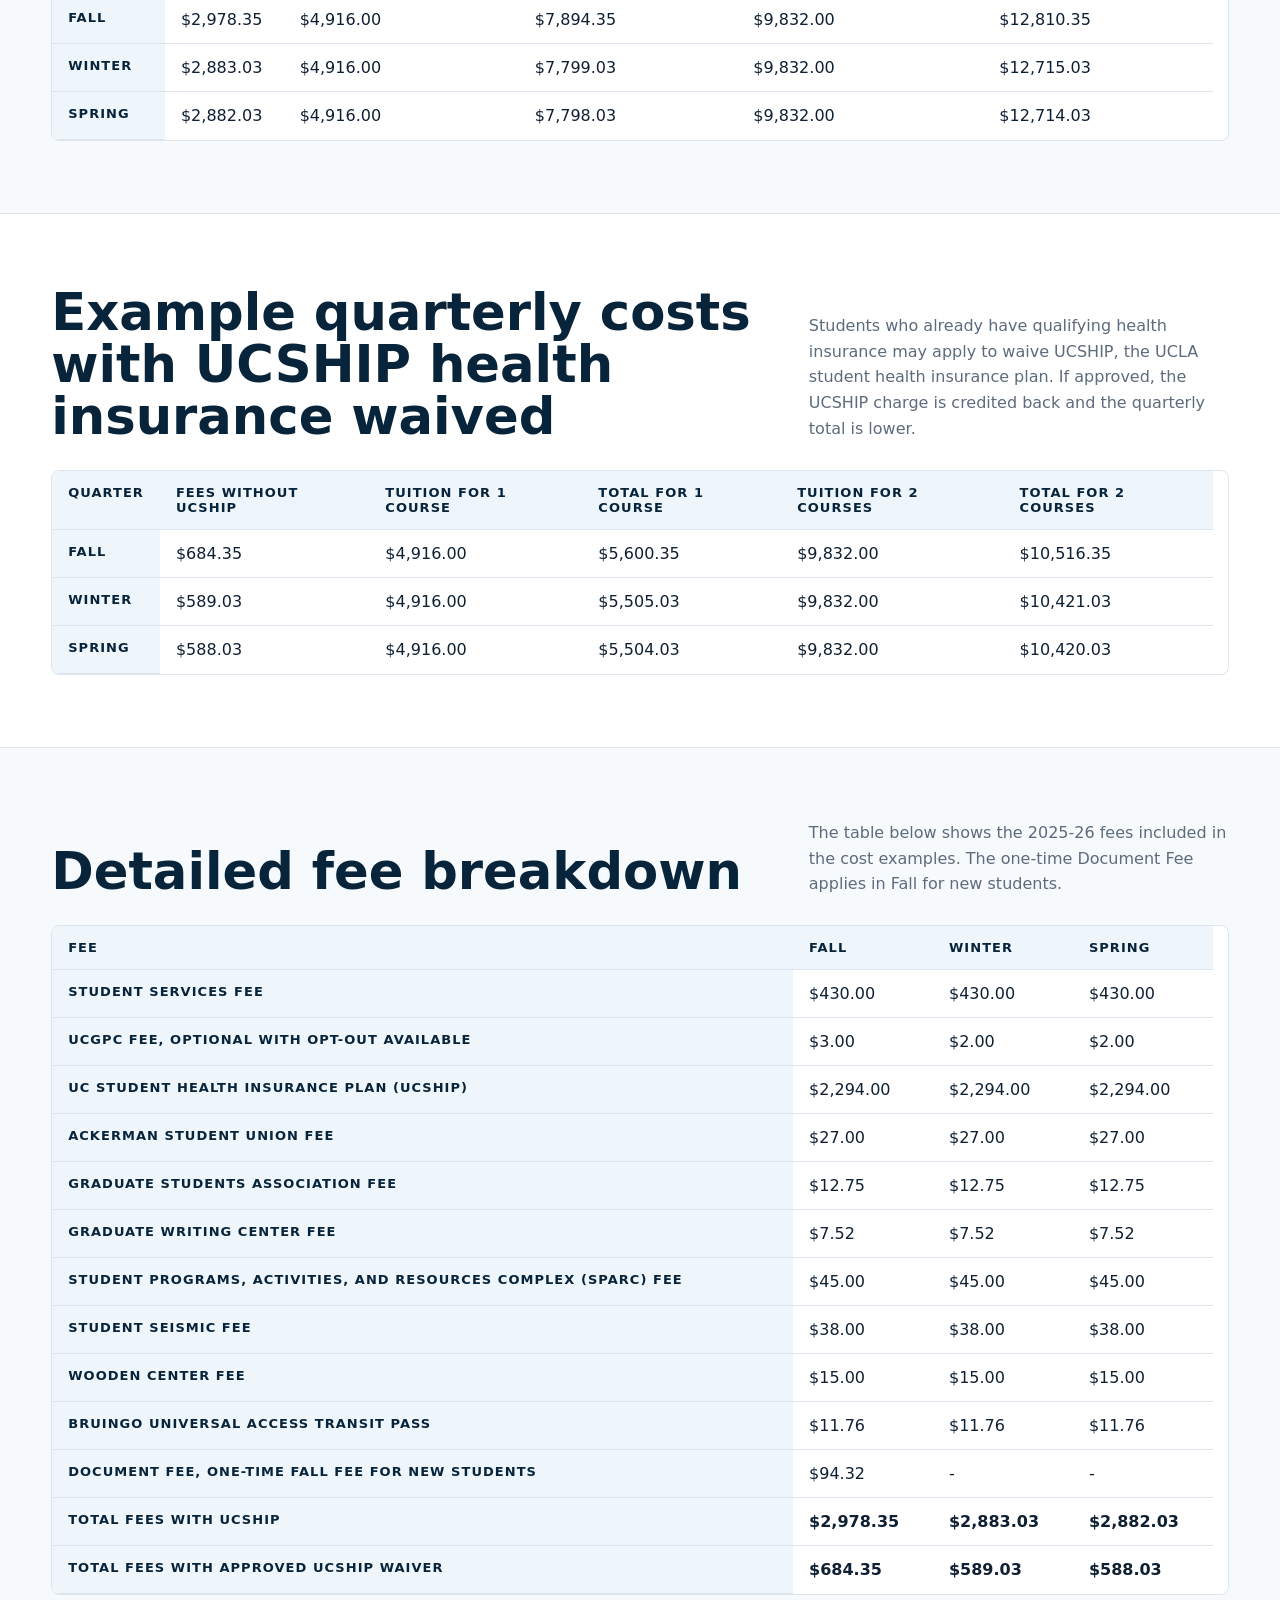
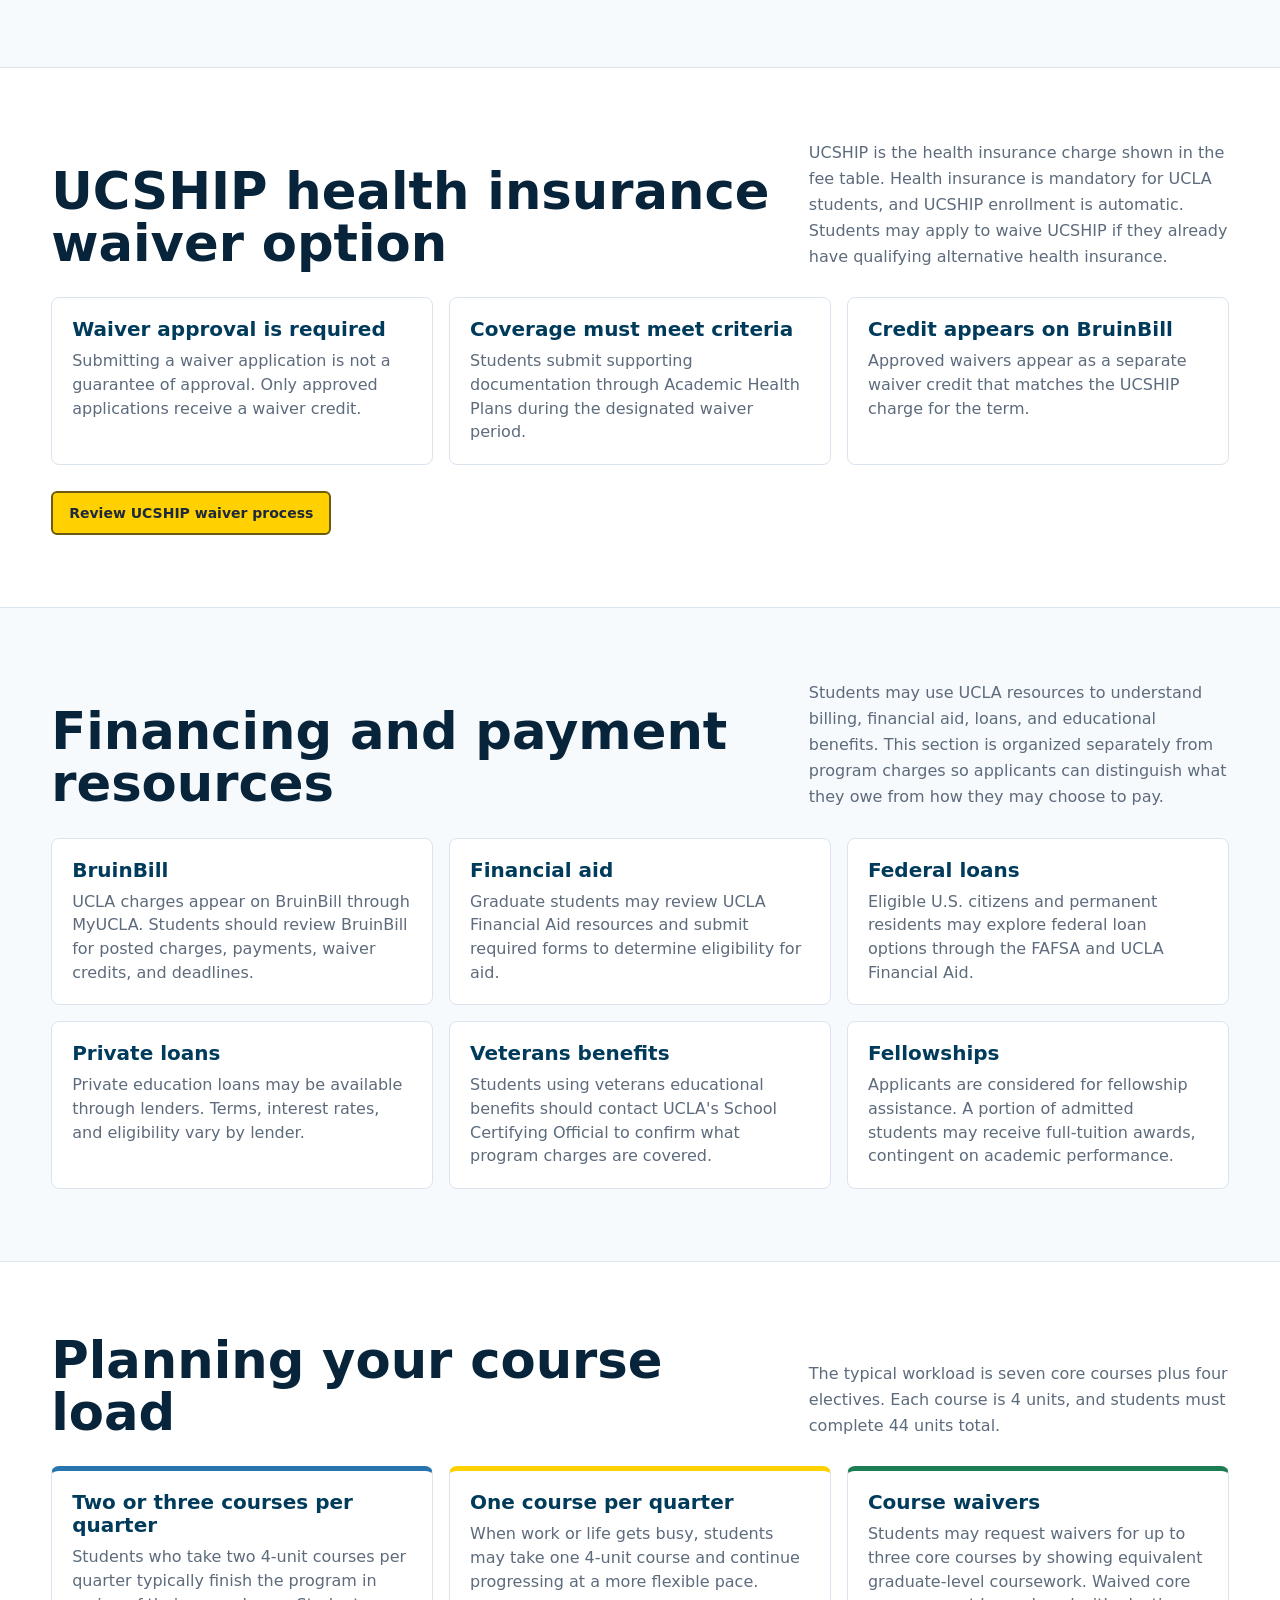
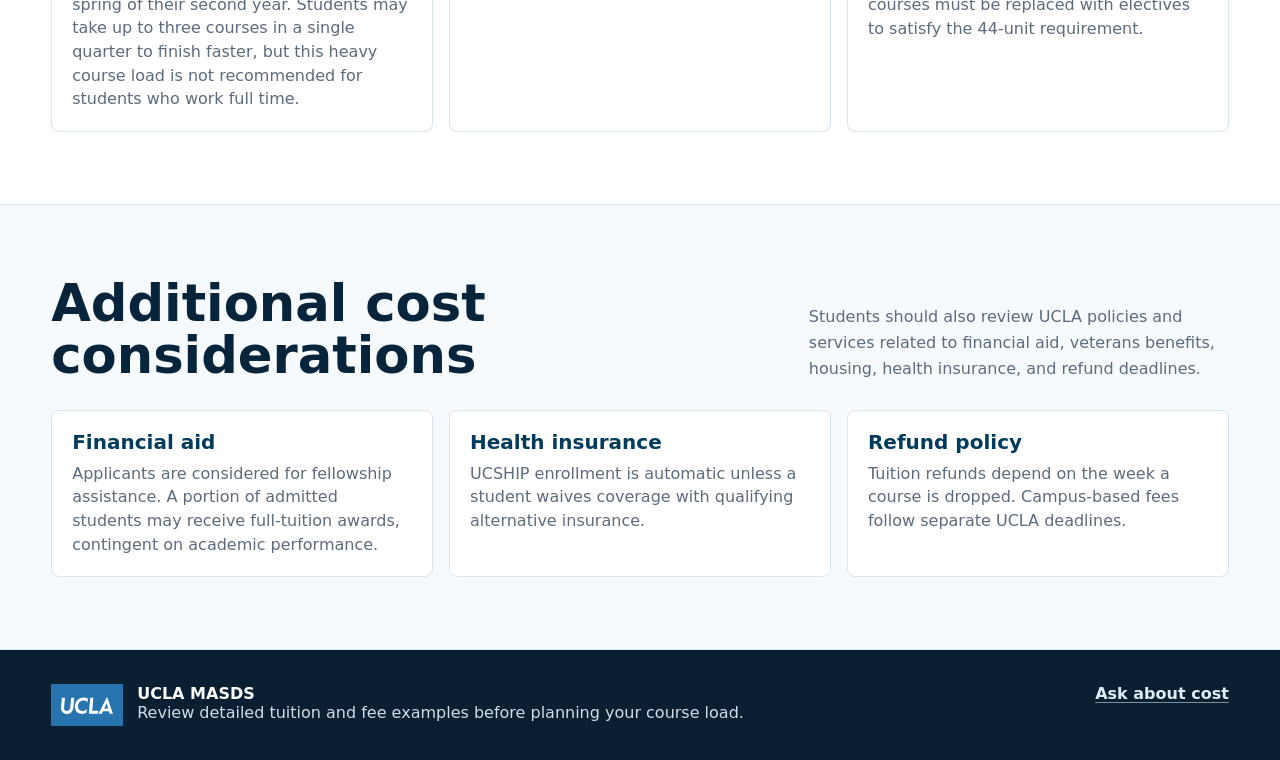
<file: cost-of-attendance-2025-2026.html>
<!doctype html>
<html lang="en">
<head>
  <meta charset="utf-8">
  <meta name="viewport" content="width=device-width, initial-scale=1">
  <title>2025–2026 Cost of Attendance | UCLA MASDS</title>
  <link rel="stylesheet" href="assets/styles.css">
</head>
<body>
  <a class="skip-link" href="#main-content">Skip to main content</a>
  <div class="topbar"><span>UCLA Department of Statistics and Data Science</span><span>Tuition varies by units taken</span></div>
  <nav class="site-nav" aria-label="Primary navigation">
    <a class="brand" href="index.html"><span class="brand-mark"><img src="assets/img/ucla-logo.svg" alt="UCLA"></span><span>MASDS <small>Applied Statistics and Data Science</small></span></a>
    <div class="nav-links">
      <a href="application-process.html">Apply</a>
      <a href="cost-of-attendance.html">Cost</a>
      <a href="program-details.html">Program</a>
      <a href="available-courses.html">Courses</a>
      <a href="industry-partners.html">Industry</a>
      <a href="faq.html">FAQ</a>
      <a href="get-in-touch.html">Contact</a>
    </div>
  </nav>

  <header class="page-hero" id="main-content" tabindex="-1">
    <p class="eyebrow">Cost of attendance · 2025–2026</p>
    <h1>2025–2026 tuition and fees.</h1>
    <p class="page-copy">MASDS tuition is charged by the unit. If work gets busy and you take fewer courses in a quarter, your tuition for that quarter is lower because you are enrolled in fewer units.</p>
    <p class="page-copy">These figures cover program tuition and student fees. Housing, food, books and supplies, personal expenses, parking, transportation, and other living costs are not included.</p>
    <p class="page-copy">Looking for current information? <a href="cost-of-attendance.html">View 2026–2027 tuition and fee estimates.</a></p>
  </header>

  <main>
    <section class="band">
      <div class="value-panel">
        <div>
          <h2>2025-26 tuition rate</h2>
          <p>Tuition for the MASDS program is charged at $1,229 per unit for Academic Year 2025-26. Each standard course is 4 units, so tuition for one course is $4,916. Students must also pay student services fees, campus-based fees, UCSHIP health insurance unless waived, and other required fees.</p>
          <p>Regular UCLA graduate tuition and nonresident supplemental tuition do not apply to the MASDS program; MASDS uses its own per-unit program tuition.</p>
          <p>MASDS tuition is cohort-based. If program tuition increases in a future year, the increase applies to future entering students; a student's MASDS tuition rate remains locked at the price in effect when they entered the program. UCLA student fees and campus-based fees may still change.</p>
        </div>
        <div class="value-stats">
          <div><strong>$1,229</strong><span>Per unit for AY 2025-26.</span></div>
          <div><strong>44</strong><span>Minimum units for the degree.</span></div>
          <div><strong>4</strong><span>Units per standard MASDS course.</span></div>
          <div><strong>1, 2, or 3</strong><span>4-unit courses per quarter.</span></div>
        </div>
      </div>
    </section>

    <section class="band alt">
      <div class="section-head">
        <h2>Example quarterly costs with UCSHIP health insurance</h2>
        <p>These examples use the program information provided for Academic Year 2025-26. UCSHIP is UCLA's student health insurance plan. It is included because health insurance is automatic for UCLA students unless a waiver is approved.</p>
      </div>
      <div class="table-wrap" tabindex="0" role="region" aria-label="2025–2026 quarterly costs with UCSHIP health insurance">
        <table>
          <caption class="sr-only">2025–2026 quarterly costs with UCSHIP health insurance</caption>
          <thead><tr><th scope="col">Quarter</th><th scope="col">Fees</th><th scope="col">Tuition for 1 course</th><th scope="col">Total for 1 course</th><th scope="col">Tuition for 2 courses</th><th scope="col">Total for 2 courses</th></tr></thead>
          <tbody>
            <tr><th scope="row">Fall</th><td>$2,978.35</td><td>$4,916.00</td><td>$7,894.35</td><td>$9,832.00</td><td>$12,810.35</td></tr>
            <tr><th scope="row">Winter</th><td>$2,883.03</td><td>$4,916.00</td><td>$7,799.03</td><td>$9,832.00</td><td>$12,715.03</td></tr>
            <tr><th scope="row">Spring</th><td>$2,882.03</td><td>$4,916.00</td><td>$7,798.03</td><td>$9,832.00</td><td>$12,714.03</td></tr>
          </tbody>
        </table>
      </div>
    </section>

    <section class="band">
      <div class="section-head">
        <h2>Example quarterly costs with UCSHIP health insurance waived</h2>
        <p>Students who already have qualifying health insurance may apply to waive UCSHIP, the UCLA student health insurance plan. If approved, the UCSHIP charge is credited back and the quarterly total is lower.</p>
      </div>
      <div class="table-wrap" tabindex="0" role="region" aria-label="2025–2026 quarterly costs with an approved UCSHIP waiver">
        <table>
          <caption class="sr-only">2025–2026 quarterly costs with an approved UCSHIP waiver</caption>
          <thead><tr><th scope="col">Quarter</th><th scope="col">Fees without UCSHIP</th><th scope="col">Tuition for 1 course</th><th scope="col">Total for 1 course</th><th scope="col">Tuition for 2 courses</th><th scope="col">Total for 2 courses</th></tr></thead>
          <tbody>
            <tr><th scope="row">Fall</th><td>$684.35</td><td>$4,916.00</td><td>$5,600.35</td><td>$9,832.00</td><td>$10,516.35</td></tr>
            <tr><th scope="row">Winter</th><td>$589.03</td><td>$4,916.00</td><td>$5,505.03</td><td>$9,832.00</td><td>$10,421.03</td></tr>
            <tr><th scope="row">Spring</th><td>$588.03</td><td>$4,916.00</td><td>$5,504.03</td><td>$9,832.00</td><td>$10,420.03</td></tr>
          </tbody>
        </table>
      </div>
    </section>

    <section class="band alt">
      <div class="section-head">
        <h2>Detailed fee breakdown</h2>
        <p>The table below shows the 2025-26 fees included in the cost examples. The one-time Document Fee applies in Fall for new students.</p>
      </div>
      <div class="table-wrap" tabindex="0" role="region" aria-label="2025–2026 detailed student fee breakdown">
        <table>
          <caption class="sr-only">2025–2026 detailed student fee breakdown</caption>
          <thead><tr><th scope="col">Fee</th><th scope="col">Fall</th><th scope="col">Winter</th><th scope="col">Spring</th></tr></thead>
          <tbody>
            <tr><th scope="row">Student Services Fee</th><td>$430.00</td><td>$430.00</td><td>$430.00</td></tr>
            <tr><th scope="row">UCGPC Fee, optional with opt-out available</th><td>$3.00</td><td>$2.00</td><td>$2.00</td></tr>
            <tr><th scope="row">UC Student Health Insurance Plan (UCSHIP)</th><td>$2,294.00</td><td>$2,294.00</td><td>$2,294.00</td></tr>
            <tr><th scope="row">Ackerman Student Union Fee</th><td>$27.00</td><td>$27.00</td><td>$27.00</td></tr>
            <tr><th scope="row">Graduate Students Association Fee</th><td>$12.75</td><td>$12.75</td><td>$12.75</td></tr>
            <tr><th scope="row">Graduate Writing Center Fee</th><td>$7.52</td><td>$7.52</td><td>$7.52</td></tr>
            <tr><th scope="row">Student Programs, Activities, and Resources Complex (SPARC) Fee</th><td>$45.00</td><td>$45.00</td><td>$45.00</td></tr>
            <tr><th scope="row">Student Seismic Fee</th><td>$38.00</td><td>$38.00</td><td>$38.00</td></tr>
            <tr><th scope="row">Wooden Center Fee</th><td>$15.00</td><td>$15.00</td><td>$15.00</td></tr>
            <tr><th scope="row">BruinGo Universal Access Transit Pass</th><td>$11.76</td><td>$11.76</td><td>$11.76</td></tr>
            <tr><th scope="row">Document Fee, one-time Fall fee for new students</th><td>$94.32</td><td>-</td><td>-</td></tr>
            <tr><th scope="row"><strong>Total fees with UCSHIP</strong></th><td><strong>$2,978.35</strong></td><td><strong>$2,883.03</strong></td><td><strong>$2,882.03</strong></td></tr>
            <tr><th scope="row"><strong>Total fees with approved UCSHIP waiver</strong></th><td><strong>$684.35</strong></td><td><strong>$589.03</strong></td><td><strong>$588.03</strong></td></tr>
          </tbody>
        </table>
      </div>
    </section>

    <section class="band">
      <div class="section-head">
        <h2>UCSHIP health insurance waiver option</h2>
        <p>UCSHIP is the health insurance charge shown in the fee table. Health insurance is mandatory for UCLA students, and UCSHIP enrollment is automatic. Students may apply to waive UCSHIP if they already have qualifying alternative health insurance.</p>
      </div>
      <div class="card-grid">
        <article class="card"><strong>Waiver approval is required</strong><span>Submitting a waiver application is not a guarantee of approval. Only approved applications receive a waiver credit.</span></article>
        <article class="card"><strong>Coverage must meet criteria</strong><span>Students submit supporting documentation through Academic Health Plans during the designated waiver period.</span></article>
        <article class="card"><strong>Credit appears on BruinBill</strong><span>Approved waivers appear as a separate waiver credit that matches the UCSHIP charge for the term.</span></article>
      </div>
      <div class="section-actions">
        <a class="button" href="https://www.studenthealth.ucla.edu/insurance/benefits/waiving-uc-ship">Review UCSHIP waiver process</a>
      </div>
    </section>

    <section class="band alt">
      <div class="section-head">
        <h2>Financing and payment resources</h2>
        <p>Students may use UCLA resources to understand billing, financial aid, loans, and educational benefits. This section is organized separately from program charges so applicants can distinguish what they owe from how they may choose to pay.</p>
      </div>
      <div class="card-grid">
        <article class="card"><strong>BruinBill</strong><span>UCLA charges appear on BruinBill through MyUCLA. Students should review BruinBill for posted charges, payments, waiver credits, and deadlines.</span></article>
        <article class="card"><strong>Financial aid</strong><span>Graduate students may review UCLA Financial Aid resources and submit required forms to determine eligibility for aid.</span></article>
        <article class="card"><strong>Federal loans</strong><span>Eligible U.S. citizens and permanent residents may explore federal loan options through the FAFSA and UCLA Financial Aid.</span></article>
        <article class="card"><strong>Private loans</strong><span>Private education loans may be available through lenders. Terms, interest rates, and eligibility vary by lender.</span></article>
        <article class="card"><strong>Veterans benefits</strong><span>Students using veterans educational benefits should contact UCLA's School Certifying Official to confirm what program charges are covered.</span></article>
        <article class="card"><strong>Fellowships</strong><span>Applicants are considered for fellowship assistance. A portion of admitted students may receive full-tuition awards, contingent on academic performance.</span></article>
      </div>
    </section>

    <section class="band">
      <div class="section-head">
        <h2>Planning your course load</h2>
        <p>The typical workload is seven core courses plus four electives. Each course is 4 units, and students must complete 44 units total.</p>
      </div>
      <div class="card-grid">
        <article class="card accent-blue"><strong>Two or three courses per quarter</strong><span>Students who take two 4-unit courses per quarter typically finish the program in spring of their second year. Students may take up to three courses in a single quarter to finish faster, but this heavy course load is not recommended for students who work full time.</span></article>
        <article class="card accent-gold"><strong>One course per quarter</strong><span>When work or life gets busy, students may take one 4-unit course and continue progressing at a more flexible pace.</span></article>
        <article class="card accent-green"><strong>Course waivers</strong><span>Students may request waivers for up to three core courses by showing equivalent graduate-level coursework. Waived core courses must be replaced with electives to satisfy the 44-unit requirement.</span></article>
      </div>
    </section>

    <section class="band alt">
      <div class="section-head">
        <h2>Additional cost considerations</h2>
        <p>Students should also review UCLA policies and services related to financial aid, veterans benefits, housing, health insurance, and refund deadlines.</p>
      </div>
      <div class="card-grid">
        <article class="card"><strong>Financial aid</strong><span>Applicants are considered for fellowship assistance. A portion of admitted students may receive full-tuition awards, contingent on academic performance.</span></article>
        <article class="card"><strong>Health insurance</strong><span>UCSHIP enrollment is automatic unless a student waives coverage with qualifying alternative insurance.</span></article>
        <article class="card"><strong>Refund policy</strong><span>Tuition refunds depend on the week a course is dropped. Campus-based fees follow separate UCLA deadlines.</span></article>
      </div>
    </section>
  </main>

  <footer class="footer"><div class="footer-grid"><div class="footer-brand"><span class="footer-logo"><img src="assets/img/ucla-logo.svg" alt=""></span><div><strong>UCLA MASDS</strong><br>Review detailed tuition and fee examples before planning your course load.</div></div><a href="get-in-touch.html">Ask about cost</a></div></footer>
</body>
</html>
</file>
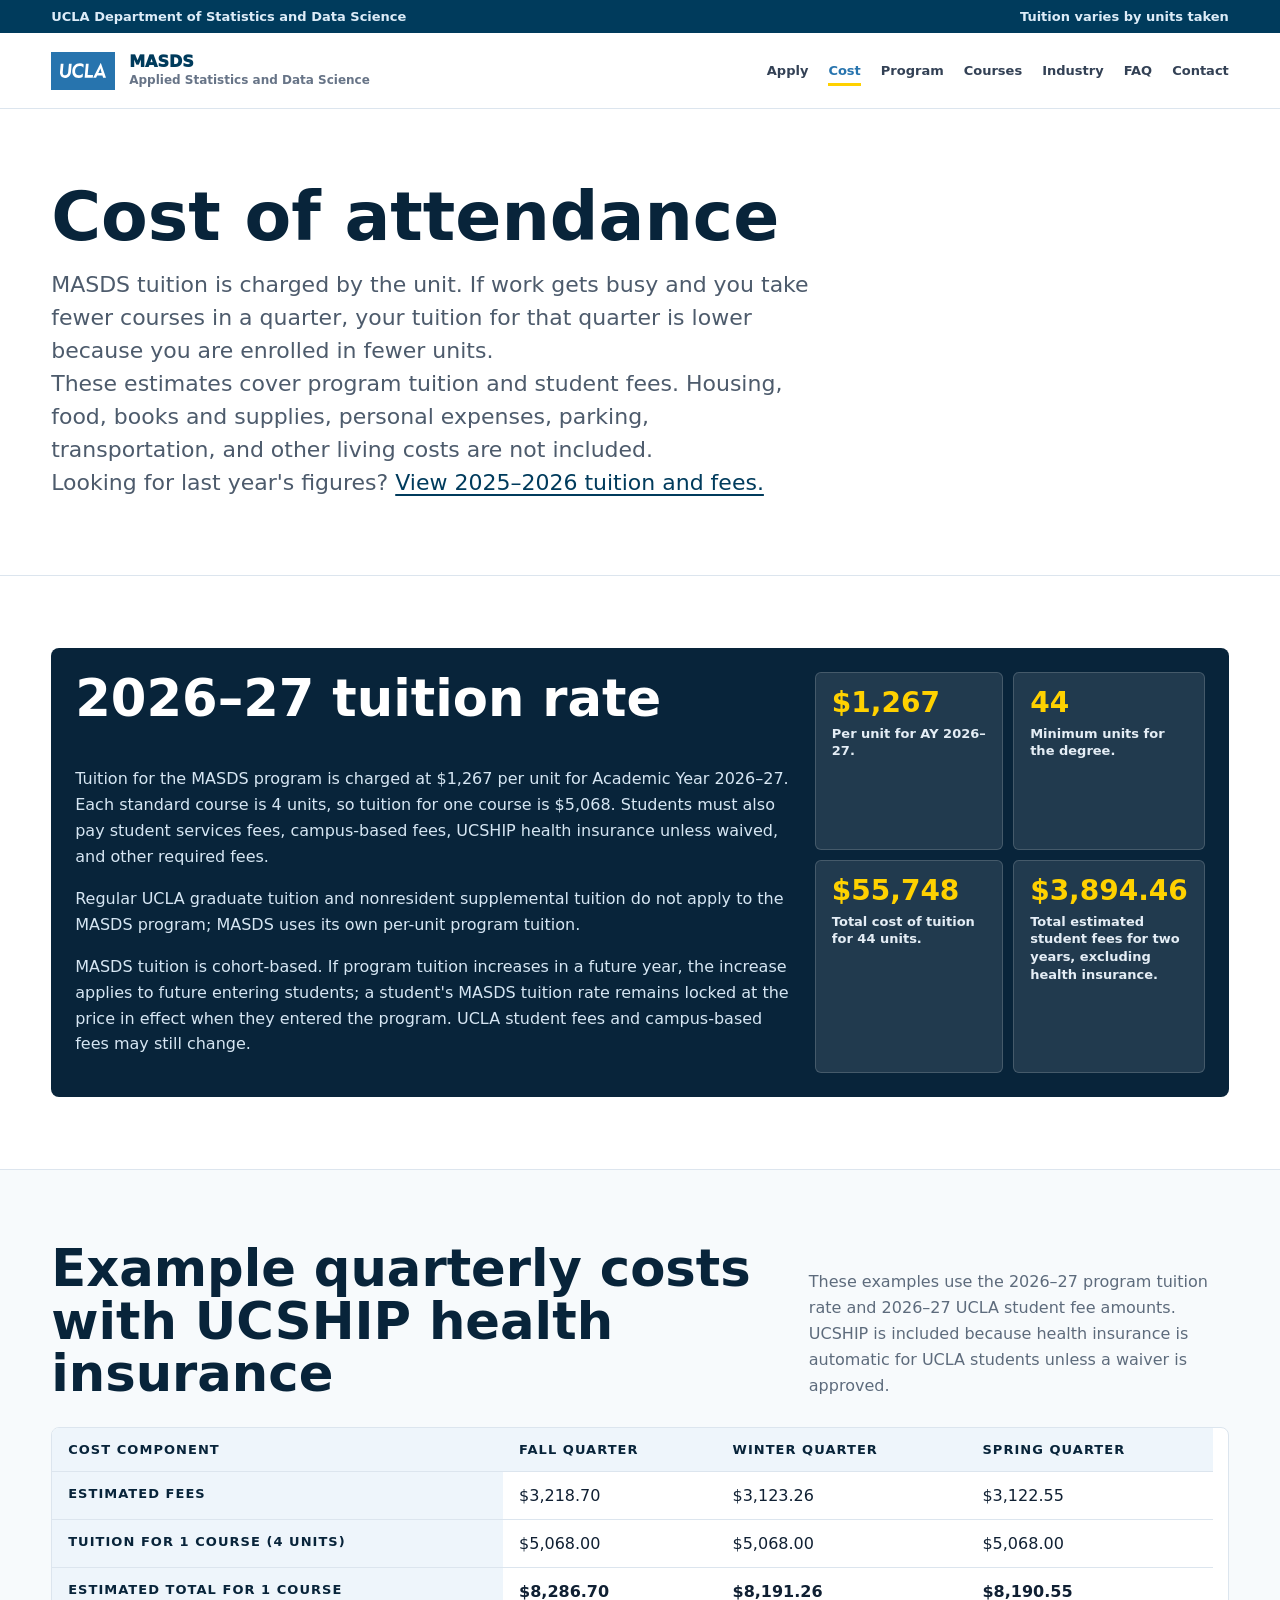
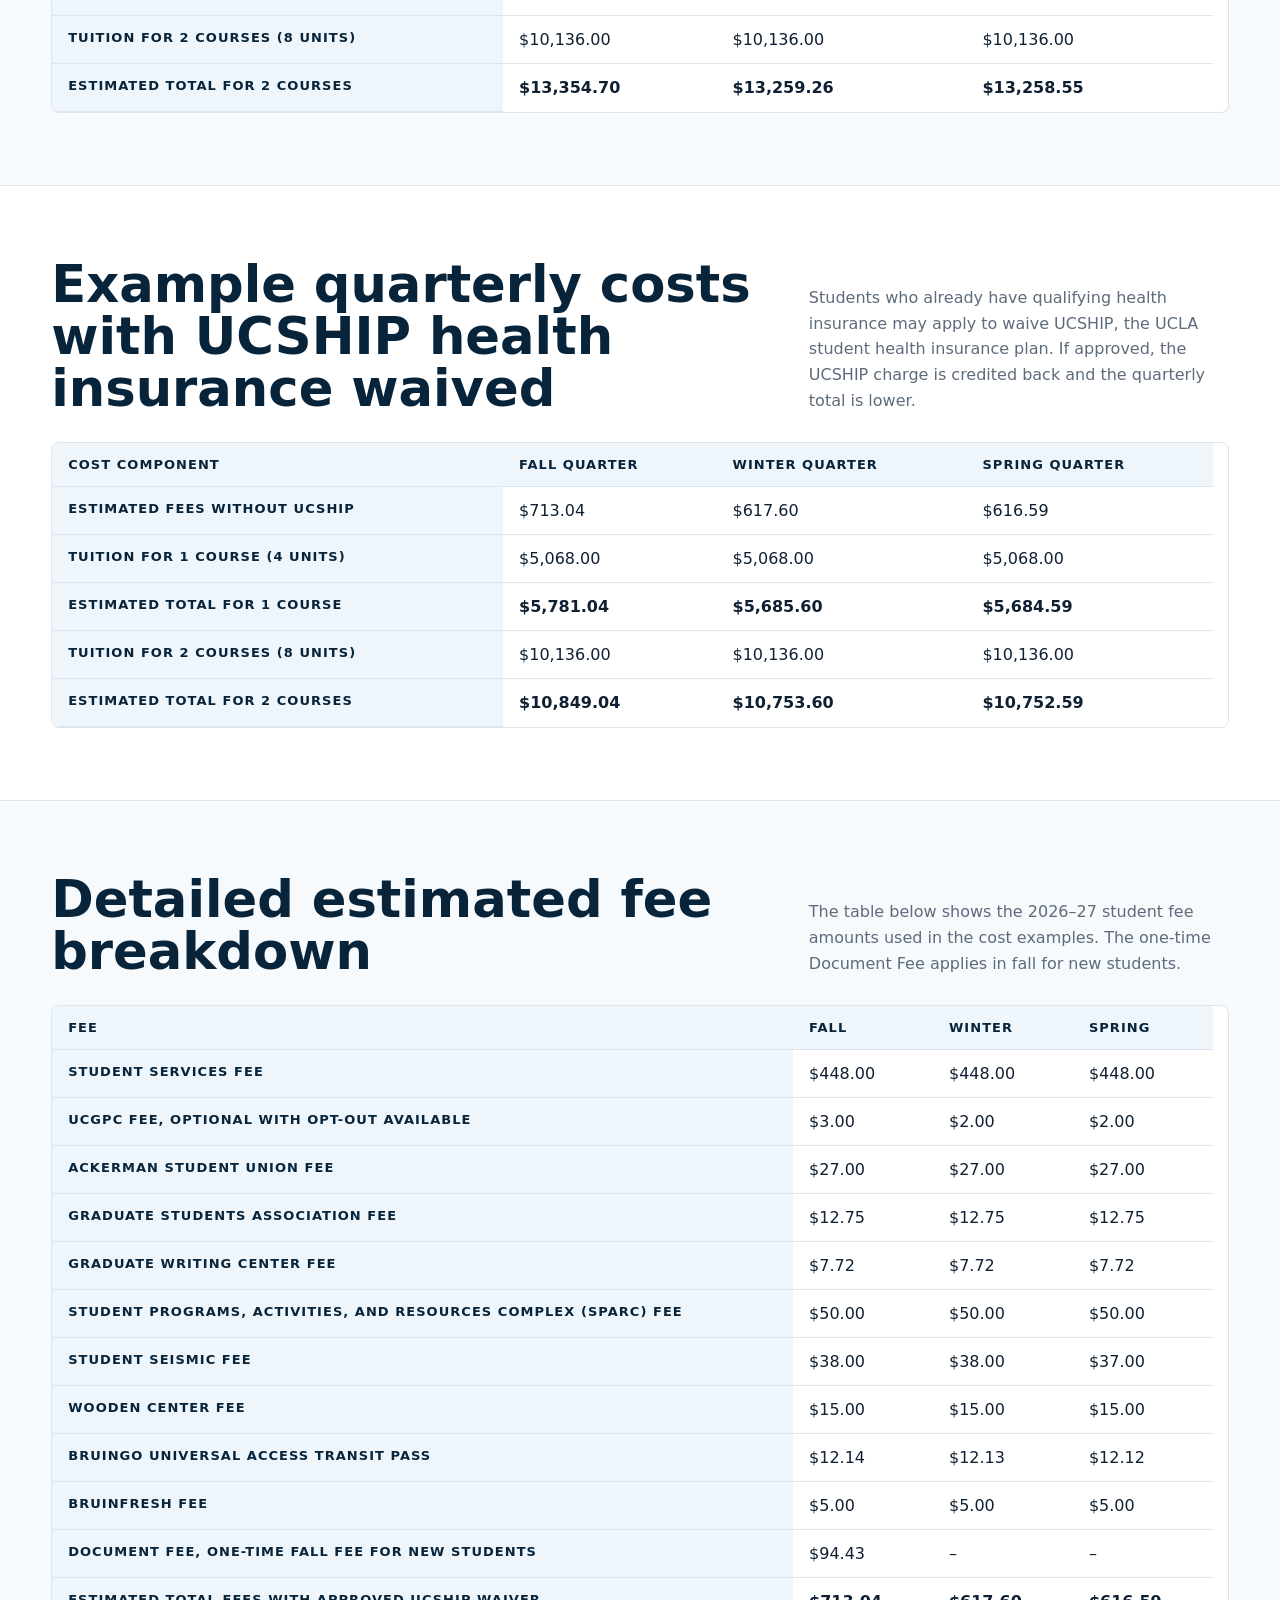
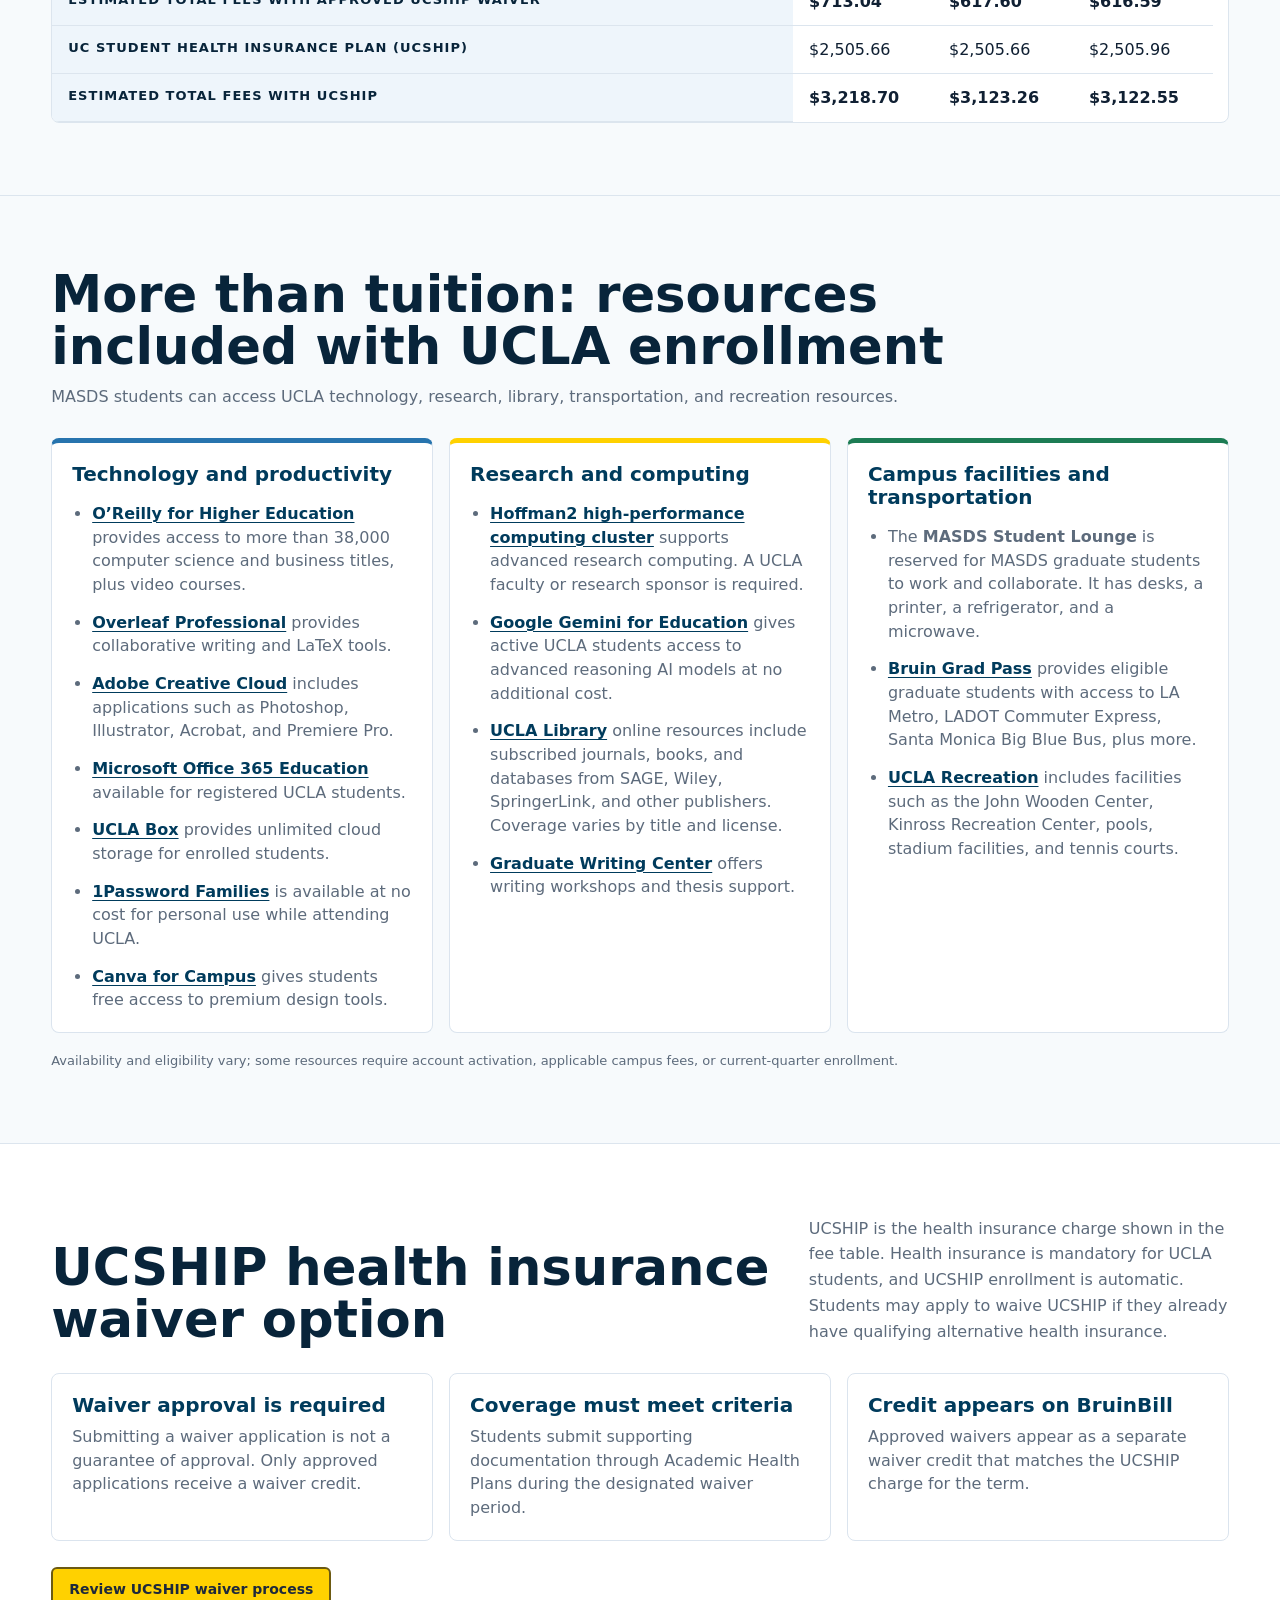
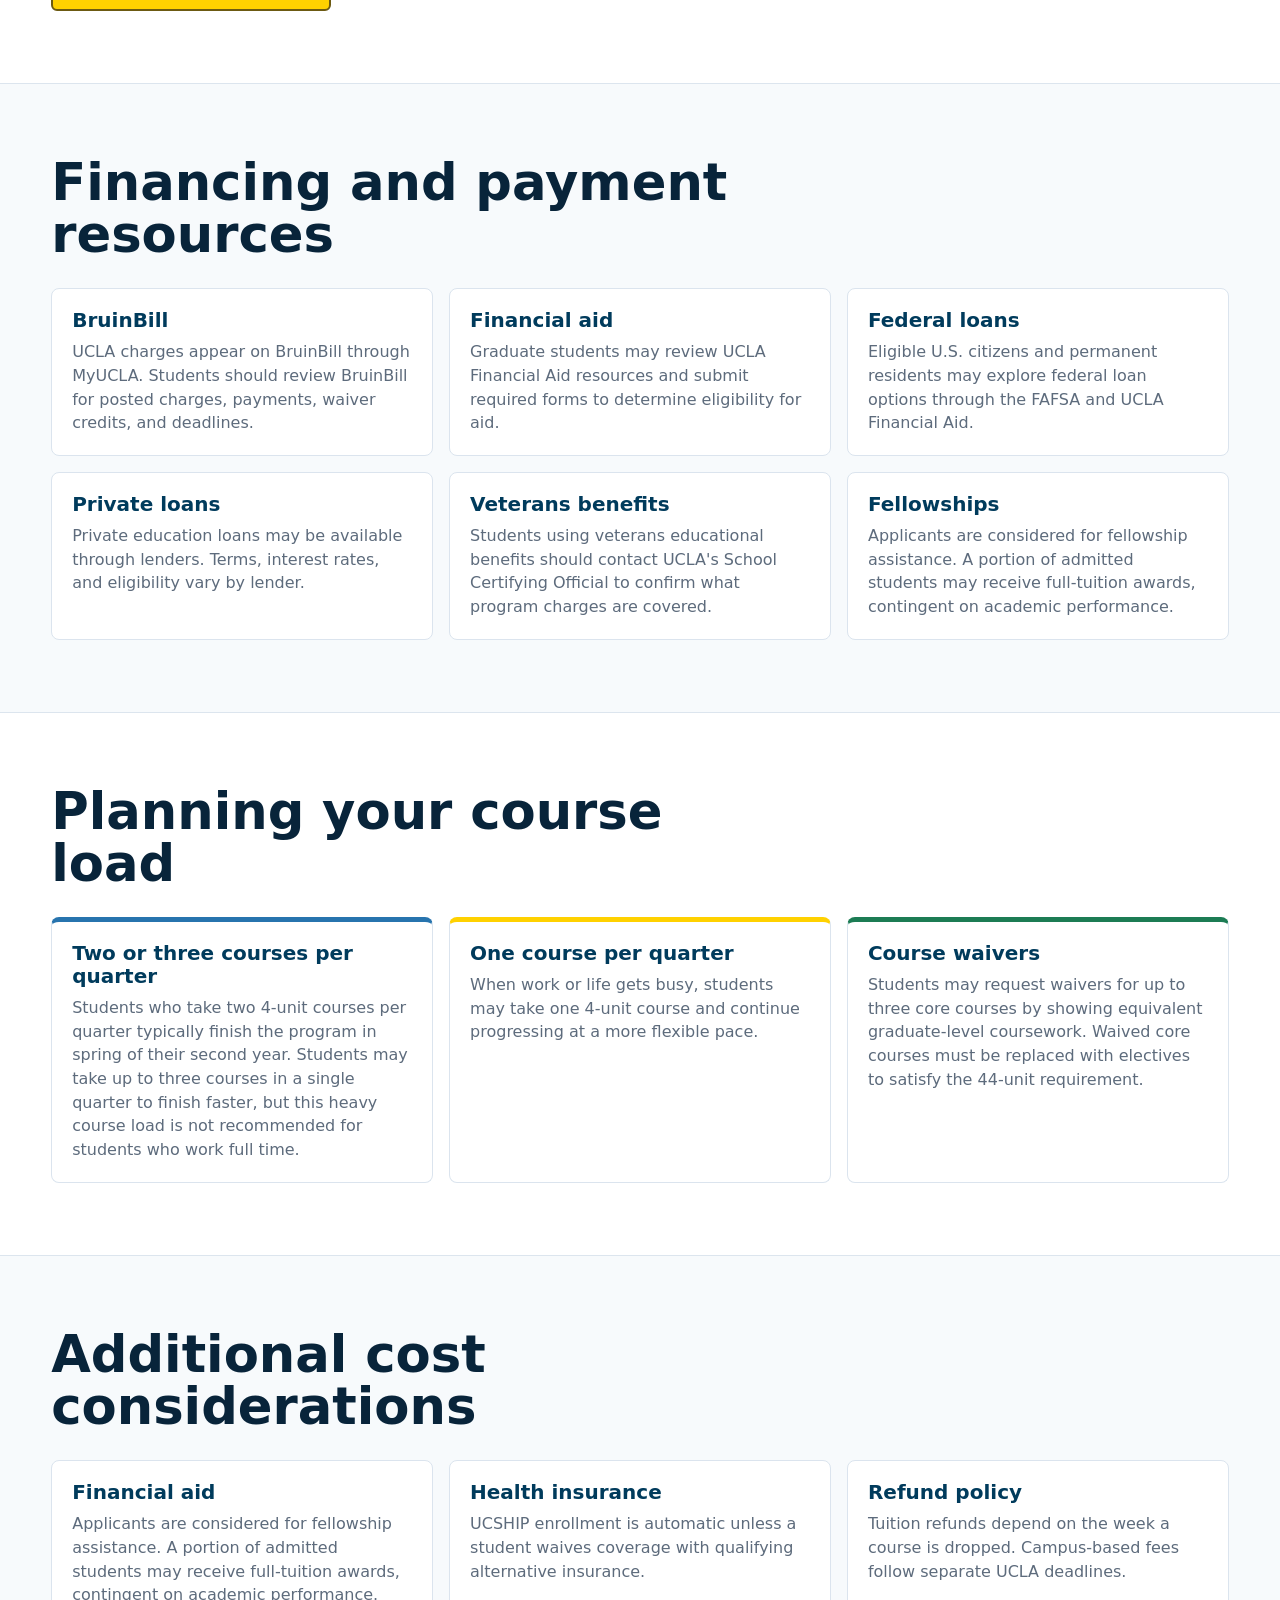
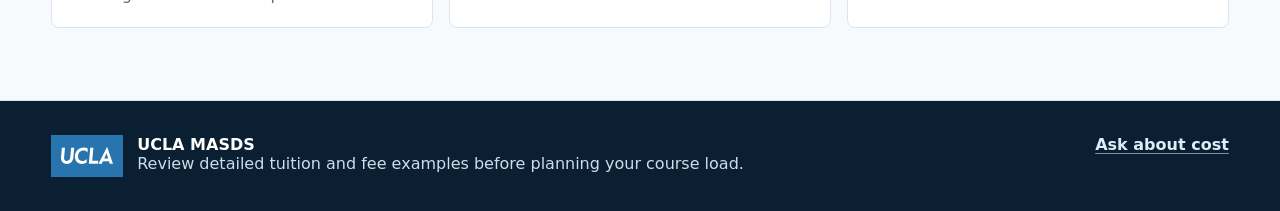
<file: cost-of-attendance.html>
<!doctype html>
<html lang="en">
<head>
  <meta charset="utf-8">
  <meta name="viewport" content="width=device-width, initial-scale=1">
  <title>Cost of Attendance | UCLA MASDS</title>
  <link rel="stylesheet" href="assets/styles.css">
</head>
<body>
  <a class="skip-link" href="#main-content">Skip to main content</a>
  <div class="topbar"><span>UCLA Department of Statistics and Data Science</span><span>Tuition varies by units taken</span></div>
  <nav class="site-nav" aria-label="Primary navigation">
    <a class="brand" href="index.html"><span class="brand-mark"><img src="assets/img/ucla-logo.svg" alt="UCLA"></span><span>MASDS <small>Applied Statistics and Data Science</small></span></a>
    <div class="nav-links">
      <a href="application-process.html">Apply</a>
      <a href="cost-of-attendance.html" aria-current="page">Cost</a>
      <a href="program-details.html">Program</a>
      <a href="available-courses.html">Courses</a>
      <a href="industry-partners.html">Industry</a>
      <a href="faq.html">FAQ</a>
      <a href="get-in-touch.html">Contact</a>
    </div>
  </nav>

  <header class="page-hero" id="main-content" tabindex="-1">
    <h1>Cost of attendance</h1>
    <p class="page-copy">MASDS tuition is charged by the unit. If work gets busy and you take fewer courses in a quarter, your tuition for that quarter is lower because you are enrolled in fewer units.</p>
    <p class="page-copy">These estimates cover program tuition and student fees. Housing, food, books and supplies, personal expenses, parking, transportation, and other living costs are not included.</p>
    <p class="page-copy">Looking for last year's figures? <a href="cost-of-attendance-2025-2026.html">View 2025–2026 tuition and fees.</a></p>
  </header>

  <main>
    <section class="band">
      <div class="value-panel">
        <div>
          <h2>2026–27 tuition rate</h2>
          <p>Tuition for the MASDS program is charged at $1,267 per unit for Academic Year 2026–27. Each standard course is 4 units, so tuition for one course is $5,068. Students must also pay student services fees, campus-based fees, UCSHIP health insurance unless waived, and other required fees.</p>
          <p>Regular UCLA graduate tuition and nonresident supplemental tuition do not apply to the MASDS program; MASDS uses its own per-unit program tuition.</p>
          <p>MASDS tuition is cohort-based. If program tuition increases in a future year, the increase applies to future entering students; a student's MASDS tuition rate remains locked at the price in effect when they entered the program. UCLA student fees and campus-based fees may still change.</p>
        </div>
        <div class="value-stats">
          <div><strong>$1,267</strong><span>Per unit for AY 2026–27.</span></div>
          <div><strong>44</strong><span>Minimum units for the degree.</span></div>
          <div><strong>$55,748</strong><span>Total cost of tuition for 44 units.</span></div>
          <div><strong>$3,894.46</strong><span>Total estimated student fees for two years, excluding health insurance.</span></div>
        </div>
      </div>
    </section>

    <section class="band alt">
      <div class="section-head">
        <h2>Example quarterly costs with UCSHIP health insurance</h2>
        <p>These examples use the 2026–27 program tuition rate and 2026–27 UCLA student fee amounts. UCSHIP is included because health insurance is automatic for UCLA students unless a waiver is approved.</p>
      </div>
      <div class="table-wrap" tabindex="0" role="region" aria-label="Estimated quarterly costs with UCSHIP health insurance">
        <table>
          <caption class="sr-only">Estimated quarterly costs with UCSHIP health insurance</caption>
          <thead><tr><th scope="col">Cost component</th><th scope="col">Fall quarter</th><th scope="col">Winter quarter</th><th scope="col">Spring quarter</th></tr></thead>
          <tbody>
            <tr><th scope="row">Estimated fees</th><td>$3,218.70</td><td>$3,123.26</td><td>$3,122.55</td></tr>
            <tr><th scope="row">Tuition for 1 course (4 units)</th><td>$5,068.00</td><td>$5,068.00</td><td>$5,068.00</td></tr>
            <tr><th scope="row">Estimated total for 1 course</th><td><strong>$8,286.70</strong></td><td><strong>$8,191.26</strong></td><td><strong>$8,190.55</strong></td></tr>
            <tr><th scope="row">Tuition for 2 courses (8 units)</th><td>$10,136.00</td><td>$10,136.00</td><td>$10,136.00</td></tr>
            <tr><th scope="row">Estimated total for 2 courses</th><td><strong>$13,354.70</strong></td><td><strong>$13,259.26</strong></td><td><strong>$13,258.55</strong></td></tr>
          </tbody>
        </table>
      </div>
    </section>

    <section class="band">
      <div class="section-head">
        <h2>Example quarterly costs with UCSHIP health insurance waived</h2>
        <p>Students who already have qualifying health insurance may apply to waive UCSHIP, the UCLA student health insurance plan. If approved, the UCSHIP charge is credited back and the quarterly total is lower.</p>
      </div>
      <div class="table-wrap" tabindex="0" role="region" aria-label="Estimated quarterly costs with an approved UCSHIP waiver">
        <table>
          <caption class="sr-only">Estimated quarterly costs with an approved UCSHIP waiver</caption>
          <thead><tr><th scope="col">Cost component</th><th scope="col">Fall quarter</th><th scope="col">Winter quarter</th><th scope="col">Spring quarter</th></tr></thead>
          <tbody>
            <tr><th scope="row">Estimated fees without UCSHIP</th><td>$713.04</td><td>$617.60</td><td>$616.59</td></tr>
            <tr><th scope="row">Tuition for 1 course (4 units)</th><td>$5,068.00</td><td>$5,068.00</td><td>$5,068.00</td></tr>
            <tr><th scope="row">Estimated total for 1 course</th><td><strong>$5,781.04</strong></td><td><strong>$5,685.60</strong></td><td><strong>$5,684.59</strong></td></tr>
            <tr><th scope="row">Tuition for 2 courses (8 units)</th><td>$10,136.00</td><td>$10,136.00</td><td>$10,136.00</td></tr>
            <tr><th scope="row">Estimated total for 2 courses</th><td><strong>$10,849.04</strong></td><td><strong>$10,753.60</strong></td><td><strong>$10,752.59</strong></td></tr>
          </tbody>
        </table>
      </div>
    </section>

    <section class="band alt">
      <div class="section-head">
        <h2>Detailed estimated fee breakdown</h2>
        <p>The table below shows the 2026–27 student fee amounts used in the cost examples. The one-time Document Fee applies in fall for new students.</p>
      </div>
      <div class="table-wrap" tabindex="0" role="region" aria-label="Detailed estimated student fee breakdown">
        <table>
          <caption class="sr-only">Detailed estimated student fee breakdown</caption>
          <thead><tr><th scope="col">Fee</th><th scope="col">Fall</th><th scope="col">Winter</th><th scope="col">Spring</th></tr></thead>
          <tbody>
            <tr><th scope="row">Student Services Fee</th><td>$448.00</td><td>$448.00</td><td>$448.00</td></tr>
            <tr><th scope="row">UCGPC Fee, optional with opt-out available</th><td>$3.00</td><td>$2.00</td><td>$2.00</td></tr>
            <tr><th scope="row">Ackerman Student Union Fee</th><td>$27.00</td><td>$27.00</td><td>$27.00</td></tr>
            <tr><th scope="row">Graduate Students Association Fee</th><td>$12.75</td><td>$12.75</td><td>$12.75</td></tr>
            <tr><th scope="row">Graduate Writing Center Fee</th><td>$7.72</td><td>$7.72</td><td>$7.72</td></tr>
            <tr><th scope="row">Student Programs, Activities, and Resources Complex (SPARC) Fee</th><td>$50.00</td><td>$50.00</td><td>$50.00</td></tr>
            <tr><th scope="row">Student Seismic Fee</th><td>$38.00</td><td>$38.00</td><td>$37.00</td></tr>
            <tr><th scope="row">Wooden Center Fee</th><td>$15.00</td><td>$15.00</td><td>$15.00</td></tr>
            <tr><th scope="row">BruinGo Universal Access Transit Pass</th><td>$12.14</td><td>$12.13</td><td>$12.12</td></tr>
            <tr><th scope="row">BruinFresh Fee</th><td>$5.00</td><td>$5.00</td><td>$5.00</td></tr>
            <tr><th scope="row">Document Fee, one-time fall fee for new students</th><td>$94.43</td><td>–</td><td>–</td></tr>
            <tr><th scope="row"><strong>Estimated total fees with approved UCSHIP waiver</strong></th><td><strong>$713.04</strong></td><td><strong>$617.60</strong></td><td><strong>$616.59</strong></td></tr>
            <tr><th scope="row">UC Student Health Insurance Plan (UCSHIP)</th><td>$2,505.66</td><td>$2,505.66</td><td>$2,505.96</td></tr>
            <tr><th scope="row"><strong>Estimated total fees with UCSHIP</strong></th><td><strong>$3,218.70</strong></td><td><strong>$3,123.26</strong></td><td><strong>$3,122.55</strong></td></tr>
          </tbody>
        </table>
      </div>
    </section>

    <section class="band alt">
      <div class="resource-intro">
        <h2>More than tuition: resources included with UCLA enrollment</h2>
        <p>MASDS students can access UCLA technology, research, library, transportation, and recreation resources.</p>
      </div>
      <div class="card-grid">
        <article class="card accent-blue">
          <strong>Technology and productivity</strong>
          <ul class="resource-list">
            <li><a href="https://guides.library.ucla.edu/c.php?g=180383&amp;p=1190632">O’Reilly for Higher Education</a> provides access to more than 38,000 computer science and business titles, plus video courses.</li>
            <li><a href="https://www3.research.ucla.edu/news/overleaf-licenses-now-available-ucla-community">Overleaf Professional</a> provides collaborative writing and LaTeX tools.</li>
            <li><a href="https://dts.ucla.edu/news/ucla-adobe-creative-cloud-software-now-available-students">Adobe Creative Cloud</a> includes applications such as Photoshop, Illustrator, Acrobat, and Premiere Pro.</li>
            <li><a href="https://dts.ucla.edu/products-services/software-downloads">Microsoft Office 365 Education</a> available for registered UCLA students.</li>
            <li><a href="https://dts.ucla.edu/products-services/collaboration-tools/box/individual-box-accounts">UCLA Box</a> provides unlimited cloud storage for enrolled students.</li>
            <li><a href="https://dts.ucla.edu/products-services/security/1password">1Password Families</a> is available at no cost for personal use while attending UCLA.</li>
            <li><a href="https://uclaprod2.service-now.com/kb_view.do?sysparm_article=KB0014289">Canva for Campus</a> gives students free access to premium design tools.</li>
          </ul>
        </article>
        <article class="card accent-gold">
          <strong>Research and computing</strong>
          <ul class="resource-list">
            <li><a href="https://www.hoffman2.idre.ucla.edu/About/Mission-and-governance.html">Hoffman2 high-performance computing cluster</a> supports advanced research computing. A UCLA faculty or research sponsor is required.</li>
            <li><a href="https://dts.ucla.edu/products-services/ai-tools/google-ai">Google Gemini for Education</a> gives active UCLA students access to advanced reasoning AI models at no additional cost.</li>
            <li><a href="https://www.library.ucla.edu/">UCLA Library</a> online resources include subscribed journals, books, and databases from SAGE, Wiley, SpringerLink, and other publishers. Coverage varies by title and license.</li>
            <li><a href="https://gwc.gsrc.ucla.edu/">Graduate Writing Center</a> offers writing workshops and thesis support.</li>
          </ul>
        </article>
        <article class="card accent-green">
          <strong>Campus facilities and transportation</strong>
          <ul class="resource-list">
            <li>The <b>MASDS Student Lounge</b> is reserved for MASDS graduate students to work and collaborate. It has desks, a printer, a refrigerator, and a microwave.</li>
            <li><a href="https://transportation.ucla.edu/getting-to-ucla/public-transit/bruin-grad-pass">Bruin Grad Pass</a> provides eligible graduate students with access to LA Metro, LADOT Commuter Express, Santa Monica Big Blue Bus, plus more.</li>
            <li><a href="https://recreation.ucla.edu/member-services">UCLA Recreation</a> includes facilities such as the John Wooden Center, Kinross Recreation Center, pools, stadium facilities, and tennis courts.</li>
          </ul>
        </article>
      </div>
      <p class="fine-print">Availability and eligibility vary; some resources require account activation, applicable campus fees, or current-quarter enrollment.</p>
    </section>

    <section class="band">
      <div class="section-head">
        <h2>UCSHIP health insurance waiver option</h2>
        <p>UCSHIP is the health insurance charge shown in the fee table. Health insurance is mandatory for UCLA students, and UCSHIP enrollment is automatic. Students may apply to waive UCSHIP if they already have qualifying alternative health insurance.</p>
      </div>
      <div class="card-grid">
        <article class="card"><strong>Waiver approval is required</strong><span>Submitting a waiver application is not a guarantee of approval. Only approved applications receive a waiver credit.</span></article>
        <article class="card"><strong>Coverage must meet criteria</strong><span>Students submit supporting documentation through Academic Health Plans during the designated waiver period.</span></article>
        <article class="card"><strong>Credit appears on BruinBill</strong><span>Approved waivers appear as a separate waiver credit that matches the UCSHIP charge for the term.</span></article>
      </div>
      <div class="section-actions">
        <a class="button" href="https://www.studenthealth.ucla.edu/insurance/benefits/waiving-uc-ship">Review UCSHIP waiver process</a>
      </div>
    </section>

    <section class="band alt">
      <div class="section-head">
        <h2>Financing and payment resources</h2>
      </div>
      <div class="card-grid">
        <article class="card"><strong>BruinBill</strong><span>UCLA charges appear on BruinBill through MyUCLA. Students should review BruinBill for posted charges, payments, waiver credits, and deadlines.</span></article>
        <article class="card"><strong>Financial aid</strong><span>Graduate students may review UCLA Financial Aid resources and submit required forms to determine eligibility for aid.</span></article>
        <article class="card"><strong>Federal loans</strong><span>Eligible U.S. citizens and permanent residents may explore federal loan options through the FAFSA and UCLA Financial Aid.</span></article>
        <article class="card"><strong>Private loans</strong><span>Private education loans may be available through lenders. Terms, interest rates, and eligibility vary by lender.</span></article>
        <article class="card"><strong>Veterans benefits</strong><span>Students using veterans educational benefits should contact UCLA's School Certifying Official to confirm what program charges are covered.</span></article>
        <article class="card"><strong>Fellowships</strong><span>Applicants are considered for fellowship assistance. A portion of admitted students may receive full-tuition awards, contingent on academic performance.</span></article>
      </div>
    </section>

    <section class="band">
      <div class="section-head">
        <h2>Planning your course load</h2>
      </div>
      <div class="card-grid">
        <article class="card accent-blue"><strong>Two or three courses per quarter</strong><span>Students who take two 4-unit courses per quarter typically finish the program in spring of their second year. Students may take up to three courses in a single quarter to finish faster, but this heavy course load is not recommended for students who work full time.</span></article>
        <article class="card accent-gold"><strong>One course per quarter</strong><span>When work or life gets busy, students may take one 4-unit course and continue progressing at a more flexible pace.</span></article>
        <article class="card accent-green"><strong>Course waivers</strong><span>Students may request waivers for up to three core courses by showing equivalent graduate-level coursework. Waived core courses must be replaced with electives to satisfy the 44-unit requirement.</span></article>
      </div>
    </section>

    <section class="band alt">
      <div class="section-head">
        <h2>Additional cost considerations</h2>
      </div>
      <div class="card-grid">
        <article class="card"><strong>Financial aid</strong><span>Applicants are considered for fellowship assistance. A portion of admitted students may receive full-tuition awards, contingent on academic performance.</span></article>
        <article class="card"><strong>Health insurance</strong><span>UCSHIP enrollment is automatic unless a student waives coverage with qualifying alternative insurance.</span></article>
        <article class="card"><strong>Refund policy</strong><span>Tuition refunds depend on the week a course is dropped. Campus-based fees follow separate UCLA deadlines.</span></article>
      </div>
    </section>
  </main>

  <footer class="footer"><div class="footer-grid"><div class="footer-brand"><span class="footer-logo"><img src="assets/img/ucla-logo.svg" alt=""></span><div><strong>UCLA MASDS</strong><br>Review detailed tuition and fee examples before planning your course load.</div></div><a href="get-in-touch.html">Ask about cost</a></div></footer>
</body>
</html>
</file>
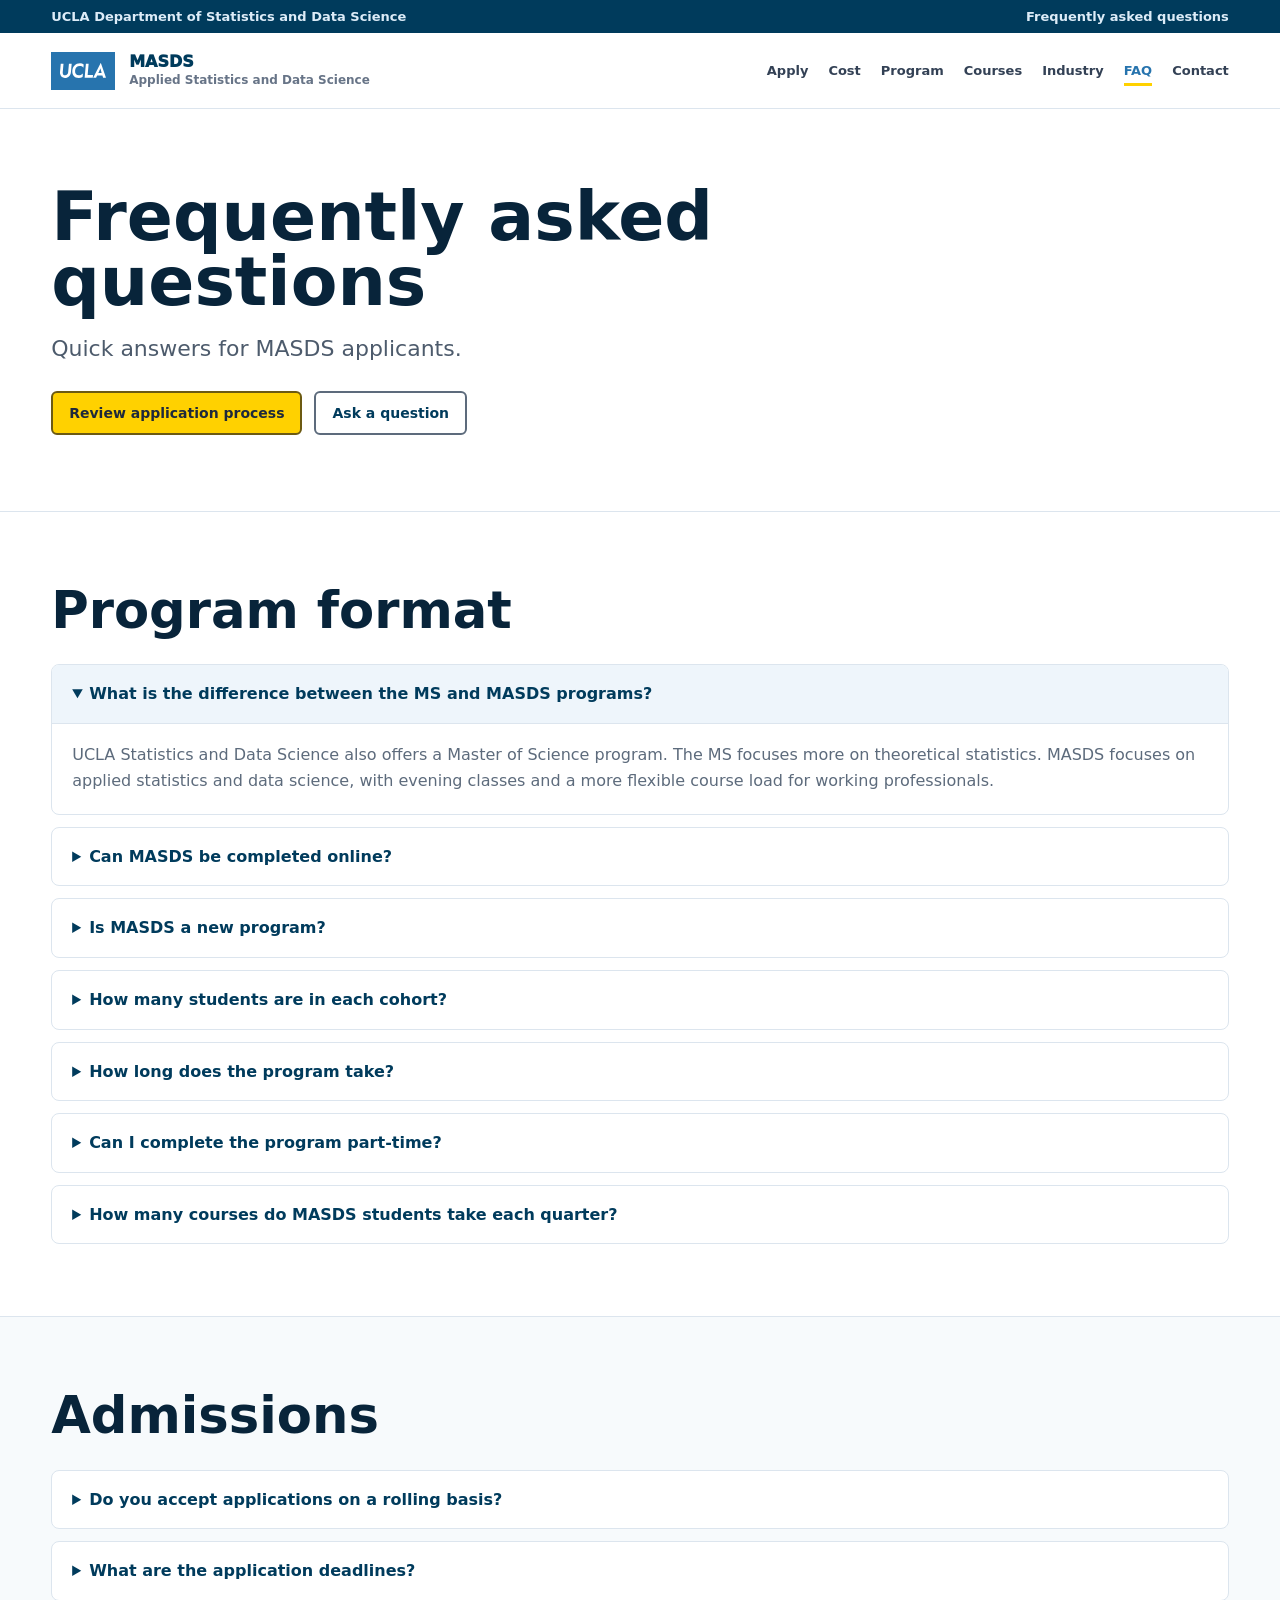
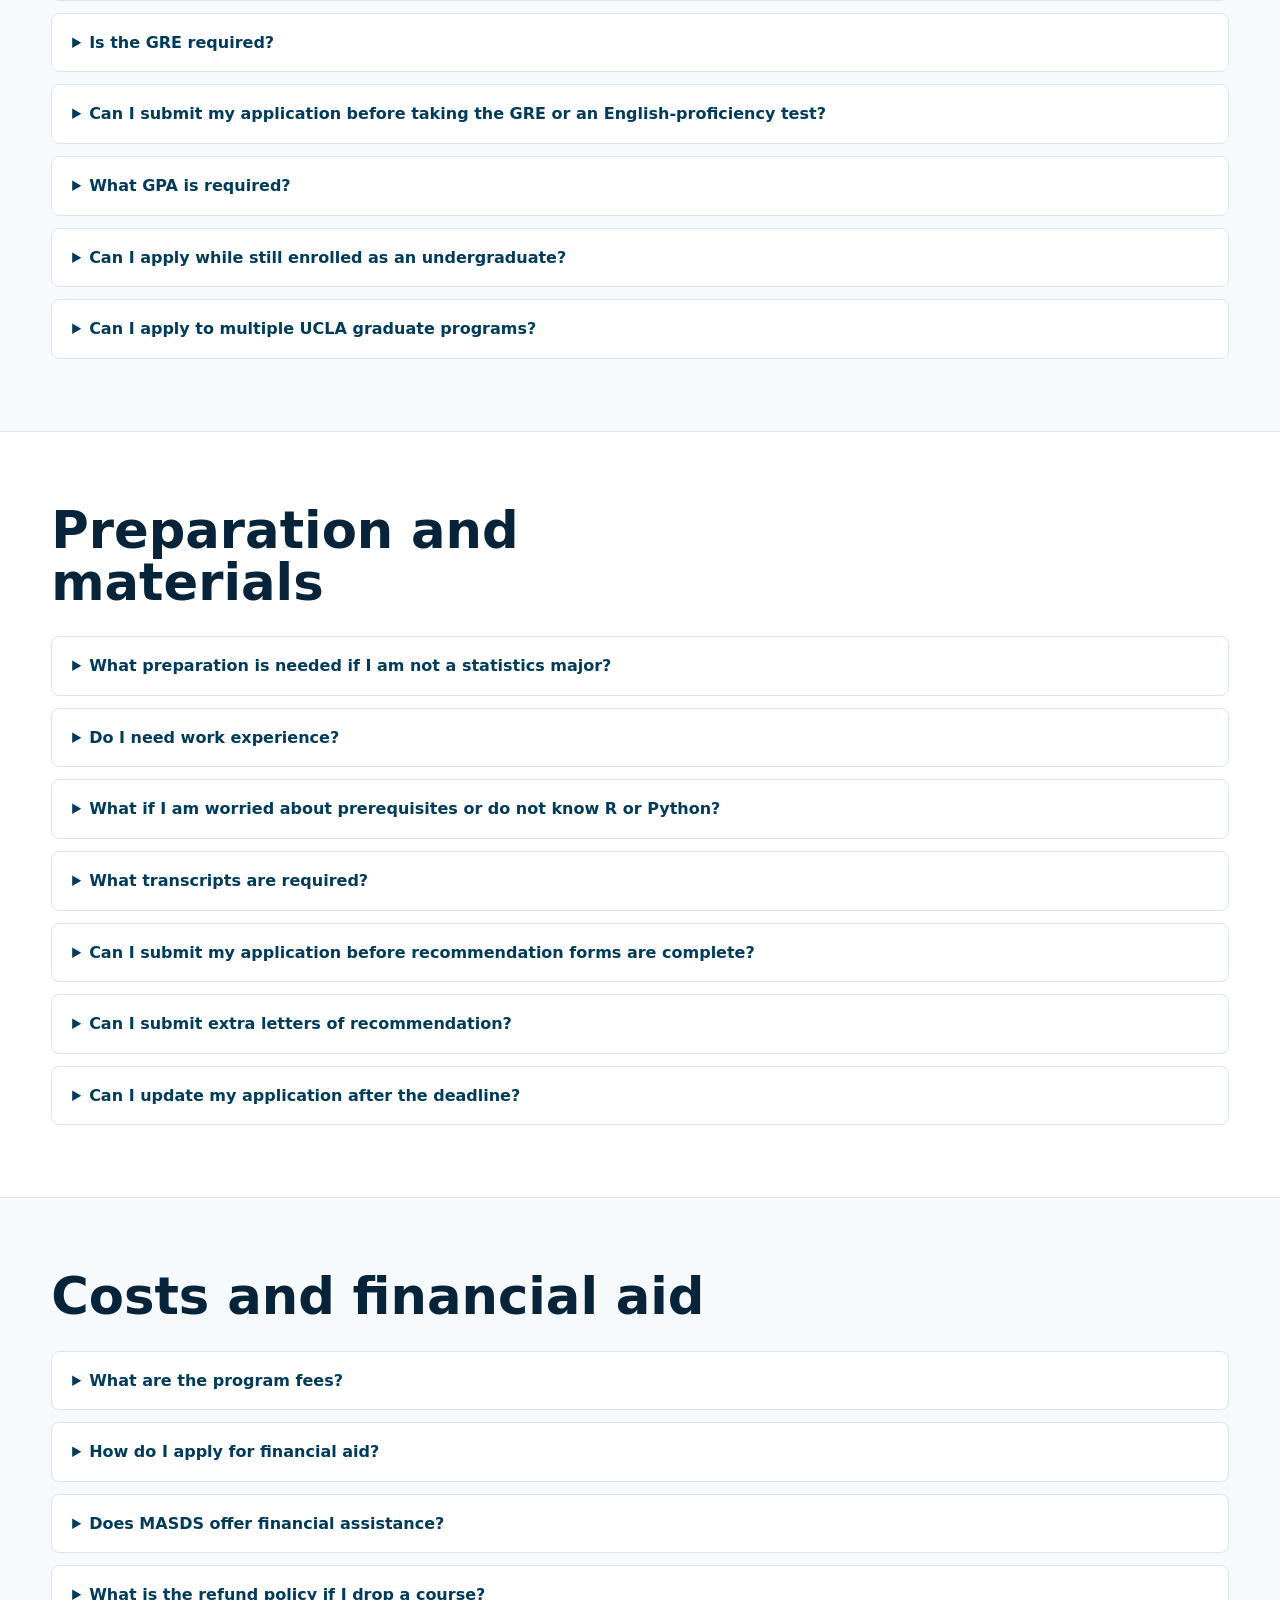
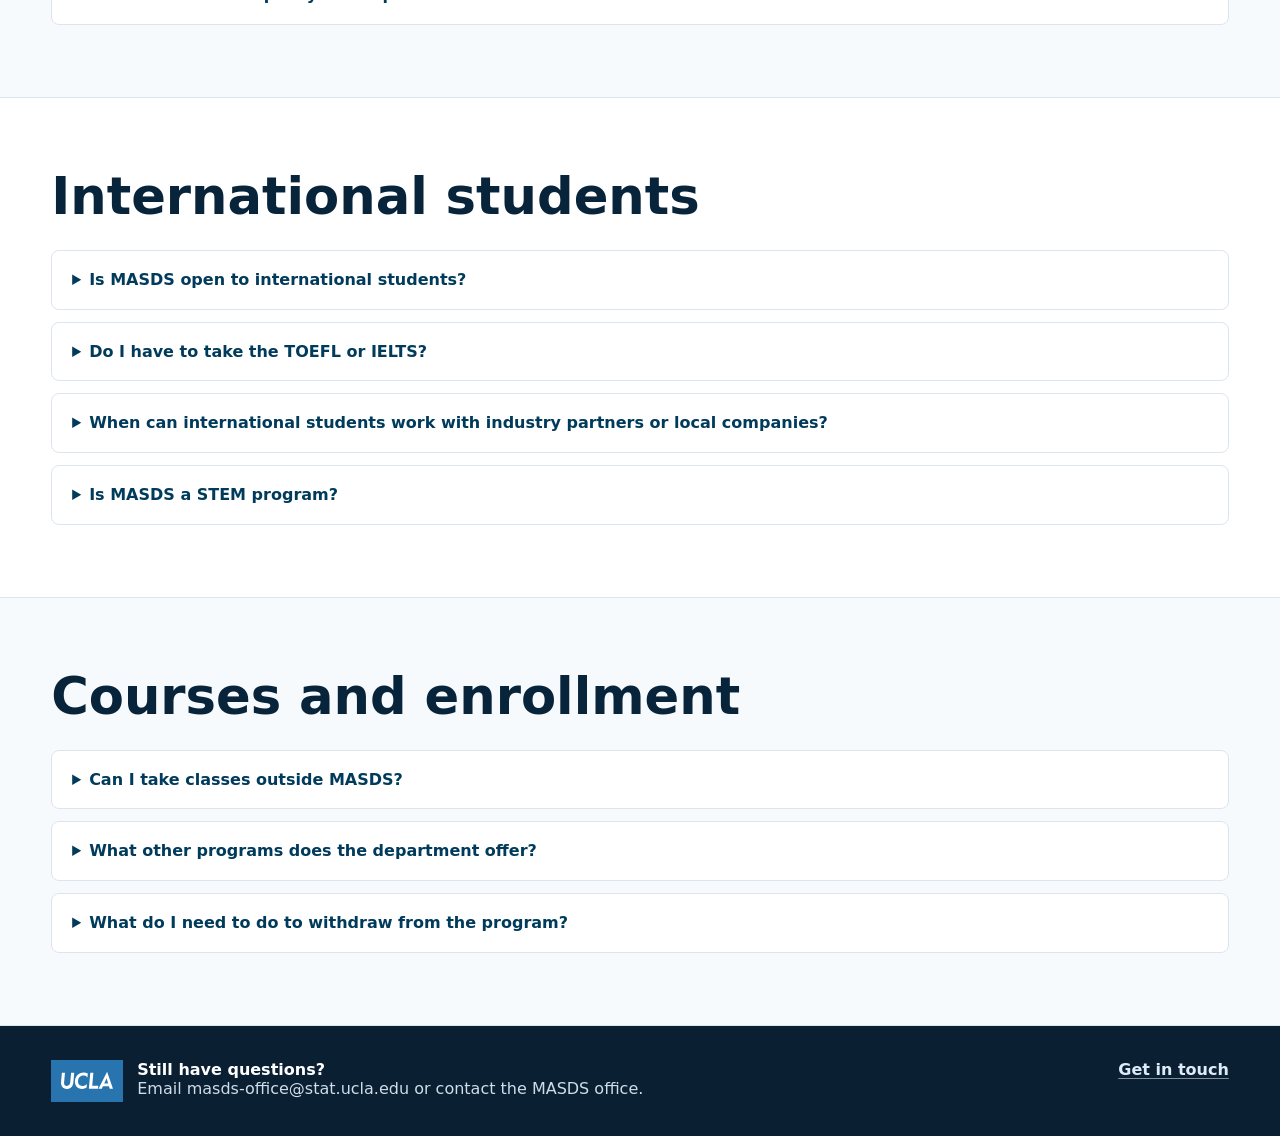
<file: faq.html>
<!doctype html>
<html lang="en">
<head>
  <meta charset="utf-8">
  <meta name="viewport" content="width=device-width, initial-scale=1">
  <title>FAQ | UCLA MASDS</title>
  <link rel="stylesheet" href="assets/styles.css">
</head>
<body>
  <a class="skip-link" href="#main-content">Skip to main content</a>
  <div class="topbar"><span>UCLA Department of Statistics and Data Science</span><span>Frequently asked questions</span></div>
  <nav class="site-nav" aria-label="Primary navigation">
    <a class="brand" href="index.html"><span class="brand-mark"><img src="assets/img/ucla-logo.svg" alt="UCLA"></span><span>MASDS <small>Applied Statistics and Data Science</small></span></a>
    <div class="nav-links">
      <a href="application-process.html">Apply</a>
      <a href="cost-of-attendance.html">Cost</a>
      <a href="program-details.html">Program</a>
      <a href="available-courses.html">Courses</a>
      <a href="industry-partners.html">Industry</a>
      <a href="faq.html" aria-current="page">FAQ</a>
      <a href="get-in-touch.html">Contact</a>
    </div>
  </nav>

  <header class="page-hero" id="main-content" tabindex="-1">
    <h1>Frequently asked questions</h1>
    <p class="page-copy">Quick answers for MASDS applicants.</p>
    <div class="hero-actions">
      <a class="button" href="application-process.html">Review application process</a>
      <a class="secondary-button" href="get-in-touch.html">Ask a question</a>
    </div>
  </header>

  <main>
    <section class="band">
      <div class="section-head">
        <h2>Program format</h2>
      </div>
      <div class="faq-list">
        <details open>
          <summary>What is the difference between the MS and MASDS programs?</summary>
          <div class="faq-answer">
            <p>UCLA Statistics and Data Science also offers a Master of Science program. The MS focuses more on theoretical statistics. MASDS focuses on applied statistics and data science, with evening classes and a more flexible course load for working professionals.</p>
          </div>
        </details>
        <details>
          <summary>Can MASDS be completed online?</summary>
          <div class="faq-answer">
            <p>No. MASDS is a fully in-person program. Classes are scheduled in the evening. Attendance policies vary by instructor. Exams and assessments are taken in-person.</p>
          </div>
        </details>
        <details>
          <summary>Is MASDS a new program?</summary>
          <div class="faq-answer">
            <p>The program was approved by the University of California Office of the President in September 2015 and admitted its first cohort in Fall 2016.</p>
          </div>
        </details>
        <details>
          <summary>How many students are in each cohort?</summary>
          <div class="faq-answer">
            <p>Recent MASDS cohorts are typically about 50 to 75 students.</p>
          </div>
        </details>
        <details>
          <summary>How long does the program take?</summary>
          <div class="faq-answer">
            <p>Program length varies by course load. Students are required to complete 44 units and a thesis. Students who take two 4-unit courses per quarter typically finish in spring of their second year.</p>
          </div>
        </details>
        <details>
          <summary>Can I complete the program part-time?</summary>
          <div class="faq-answer">
            <p>Yes. MASDS is designed for part-time study by working professionals. Students can adjust their pace, though international students must meet visa-related enrollment requirements.</p>
          </div>
        </details>
        <details>
          <summary>How many courses do MASDS students take each quarter?</summary>
          <div class="faq-answer">
            <p>The typical course load is 8 units, or two 4-unit courses, per quarter. Students may take one 4-unit course in busier quarters or up to three courses in a single quarter to finish faster. A three-course quarter is a heavy course load and is not recommended for students who work full time. International students in F-1 or J-1 status generally must enroll in at least 8 units per academic quarter.</p>
          </div>
        </details>
      </div>
    </section>

    <section class="band alt">
      <div class="section-head">
        <h2>Admissions</h2>
      </div>
      <div class="faq-list">
        <details>
          <summary>Do you accept applications on a rolling basis?</summary>
          <div class="faq-answer">
            <p>Yes. Complete applications are reviewed in the order received within each admission cycle. For Fall 2027 admission, applications are due on or before March 1, 2027. For Winter 2028 admission, with classes beginning in January 2028, applications are due on or before July 1, 2027. Applicants who apply for Fall 2027 and are not admitted will not be eligible to apply for Winter 2028. If your Fall 2027 application is unsuccessful, you must wait until March 2028 to reapply to the program.</p>
          </div>
        </details>
        <details>
          <summary>What are the application deadlines?</summary>
          <div class="faq-answer">
            <p>For Fall 2027 admission, applications are due on or before March 1, 2027. Late applications may be considered case-by-case. To ensure receipt of scores, applicants submitting GRE scores or required English-proficiency test scores should take the applicable test by February 2, 2027. For Winter 2028 admission, applications are due on or before July 1, 2027; applicants should contact the program to confirm recommended test timing for that cycle.</p>
          </div>
        </details>
        <details>
          <summary>Is the GRE required?</summary>
          <div class="faq-answer">
            <p>No. The GRE is highly recommended for MASDS admission, but not required. GRE scores are valid for five years. If you take the GRE more than once, the Admissions Committee will accept the highest score, but it will have access to all submitted scores. Use UCLA GRE Code 4837 and Department Code 0705. There is no minimum GRE score requirement.</p>
          </div>
        </details>
        <details>
          <summary>Can I submit my application before taking the GRE or an English-proficiency test?</summary>
          <div class="faq-answer">
            <p>Yes. The GRE is highly recommended, but not required. For Fall 2027 admission, applicants submitting GRE scores or required TOEFL iBT or IELTS Academic scores should take the applicable test by February 2, 2027, to ensure receipt of scores. Contact the program if the personal information on a test report differs from the information on the UCLA graduate application.</p>
          </div>
        </details>
        <details>
          <summary>What GPA is required?</summary>
          <div class="faq-answer">
            <p>UCLA requires a minimum B average, or 3.0 on a 4.0 scale, for graduate admission. MASDS also requires a cumulative GPA of at least 3.2 in upper-division coursework. Meeting these minimum requirements does not guarantee admission.</p>
          </div>
        </details>
        <details>
          <summary>Can I apply while still enrolled as an undergraduate?</summary>
          <div class="faq-answer">
            <p>Yes. Although MASDS is oriented toward working professionals, students may enter directly from college. Applicants should submit transcripts by the deadline even if Fall grades are not yet available.</p>
          </div>
        </details>
        <details>
          <summary>Can I apply to multiple UCLA graduate programs?</summary>
          <div class="faq-answer">
            <p>UCLA Graduate Division permits applicants to apply to one graduate program per application period. If more than one application is submitted in the same year, only the first program receives the application, and extra application fees are not refunded.</p>
          </div>
        </details>
      </div>
    </section>

    <section class="band">
      <div class="section-head">
        <h2>Preparation and materials</h2>
      </div>
      <div class="faq-list">
        <details>
          <summary>What preparation is needed if I am not a statistics major?</summary>
          <div class="faq-answer">
            <p>Applicants should have coursework in linear algebra, multivariable calculus, and probability and statistics. Applicants should also have programming experience. MASDS courses are taught in R and Python. If the undergraduate degree is not in STEM, the application should show this preparation through community college, university, university extension, or post-baccalaureate coursework.</p>
          </div>
        </details>
        <details>
          <summary>Do I need work experience?</summary>
          <div class="faq-answer">
            <p>Work experience is not required, but experience applying quantitative methods or statistical work is viewed favorably.</p>
          </div>
        </details>
        <details>
          <summary>What if I am worried about prerequisites or do not know R or Python?</summary>
          <div class="faq-answer">
            <p>Our program includes short preparatory reviews of R, Python, and math and statistics fundamentals that students can take before classes start.</p>
          </div>
        </details>
        <details>
          <summary>What transcripts are required?</summary>
          <div class="faq-answer">
            <p>If you transferred institutions, submit transcripts from both schools in the online application. For example, students who transferred from a community college to a four-year university should include both transcripts. Official originals are required after admission.</p>
          </div>
        </details>
        <details>
          <summary>Can I submit my application before recommendation forms are complete?</summary>
          <div class="faq-answer">
            <p>Yes. Submit the application by the March 1, 2027 deadline for Fall 2027 admission. Materials are consolidated as they arrive.</p>
          </div>
        </details>
        <details>
          <summary>Can I submit extra letters of recommendation?</summary>
          <div class="faq-answer">
            <p>Two letters are required and a third is optional. Fourth or additional letters are not guaranteed to be read.</p>
          </div>
        </details>
        <details>
          <summary>Can I update my application after the deadline?</summary>
          <div class="faq-answer">
            <p>No. Application materials cannot be updated after the deadline.</p>
          </div>
        </details>
      </div>
    </section>

    <section class="band alt">
      <div class="section-head">
        <h2>Costs and financial aid</h2>
      </div>
      <div class="faq-list">
        <details>
          <summary>What are the program fees?</summary>
          <div class="faq-answer">
            <p>For Academic Year 2026–27, MASDS tuition is $1,267 per unit for residents and nonresidents. The 44-unit program tuition total is $55,748. Regular UCLA graduate tuition and nonresident supplemental tuition do not apply to MASDS.</p>
            <p>Students also pay student services fees, campus-based fees, UCSHIP health insurance unless waived, and other required charges. See the Cost of Attendance page for detailed tables.</p>
          </div>
        </details>
        <details>
          <summary>How do I apply for financial aid?</summary>
          <div class="faq-answer">
            <p>Students should review UCLA Financial Aid resources for graduate students and complete any required aid forms. Applicants are also considered for fellowship assistance.</p>
          </div>
        </details>
        <details>
          <summary>Does MASDS offer financial assistance?</summary>
          <div class="faq-answer">
            <p>A portion of admitted students may receive full-tuition awards, contingent on academic performance.</p>
          </div>
        </details>
        <details>
          <summary>What is the refund policy if I drop a course?</summary>
          <div class="faq-answer">
            <p>Tuition refunds follow this schedule: 100% refund by the end of the third week, 50% refund by the end of the fourth week, and 0% refund after the fourth week. These refunds apply to tuition only and do not include campus-based fees.</p>
          </div>
        </details>
      </div>
    </section>

    <section class="band">
      <div class="section-head">
        <h2>International students</h2>
      </div>
      <div class="faq-list">
        <details>
          <summary>Is MASDS open to international students?</summary>
          <div class="faq-answer">
            <p>Yes. MASDS may accept international students and sponsor F-1 or J-1 visas. Students in F-1 or J-1 status generally must enroll in 8 units, or two 4-unit courses, per academic quarter.</p>
          </div>
        </details>
        <details>
          <summary>Do I have to take the TOEFL or IELTS?</summary>
          <div class="faq-answer">
            <p>All applicants must meet UCLA's English language proficiency requirement. Applicants who do not qualify based on prior education must submit TOEFL iBT or IELTS Academic scores. Review <a href="https://grad.ucla.edu/admissions/english-requirements/">UCLA's English requirements</a> for current exemption criteria and score rules.</p>
          </div>
        </details>
        <details>
          <summary>When can international students work with industry partners or local companies?</summary>
          <div class="faq-answer">
            <p>Employment authorization depends on visa status and individual circumstances. F-1 students must obtain CPT authorization before beginning any off-campus internship or employment, and curricular and enrollment requirements apply. J-1 students follow separate Academic Training rules. Students should confirm eligibility with the MASDS office and the <a href="https://internationalcenter.ucla.edu/f-1-students/currently-enrolled">UCLA Dashew Center</a> before accepting or beginning work.</p>
          </div>
        </details>
        <details>
          <summary>Is MASDS a STEM program?</summary>
          <div class="faq-answer">
            <p>Yes. MASDS is a STEM program in the Division of Physical Sciences. Applied Statistics is listed with CIP code 27.0600 on the DHS STEM Designated Degree Program List.</p>
          </div>
        </details>
      </div>
    </section>

    <section class="band alt">
      <div class="section-head">
        <h2>Courses and enrollment</h2>
      </div>
      <div class="faq-list">
        <details>
          <summary>Can I take classes outside MASDS?</summary>
          <div class="faq-answer">
            <p>Students outside MASDS may not enroll in MASDS 400-series courses. MASDS students generally may not take UCLA courses outside the program, with limited exceptions for approved Statistics 200-level courses between 203 and 283 when space is available and the instructor approves.</p>
          </div>
        </details>
        <details>
          <summary>What other programs does the department offer?</summary>
          <div class="faq-answer">
            <p>The UCLA Department of Statistics and Data Science offers undergraduate majors and minors, an M.S. in Statistics, a Ph.D. in Statistics, and the Master of Applied Statistics and Data Science (MASDS).</p>
          </div>
        </details>
        <details>
          <summary>What do I need to do to withdraw from the program?</summary>
          <div class="faq-answer">
            <p>Students should follow UCLA Registrar withdrawal procedures and contact the MASDS office for program-specific guidance.</p>
          </div>
        </details>
      </div>
    </section>
  </main>

  <footer class="footer">
    <div class="footer-grid">
      <div class="footer-brand"><span class="footer-logo"><img src="assets/img/ucla-logo.svg" alt=""></span><div><strong>Still have questions?</strong><br>Email masds-office@stat.ucla.edu or contact the MASDS office.</div></div>
      <a href="get-in-touch.html">Get in touch</a>
    </div>
  </footer>
</body>
</html>
</file>
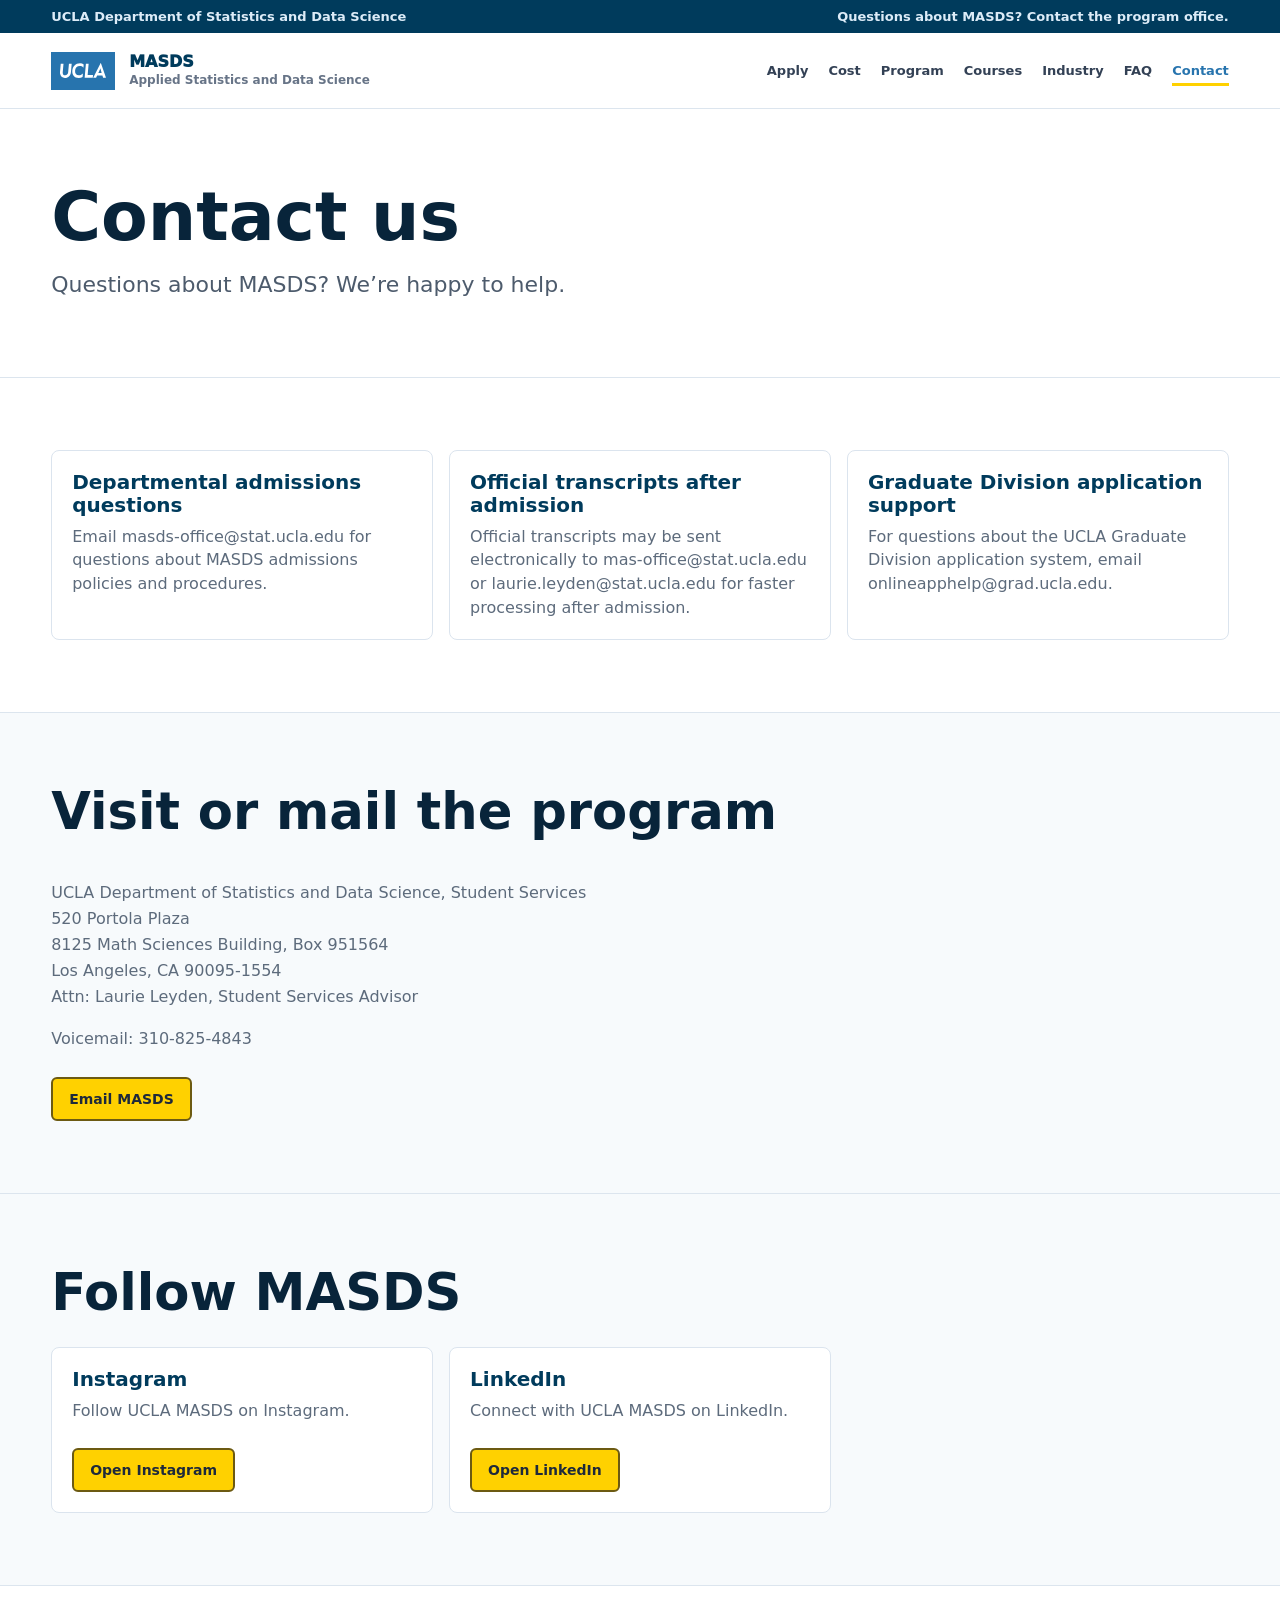
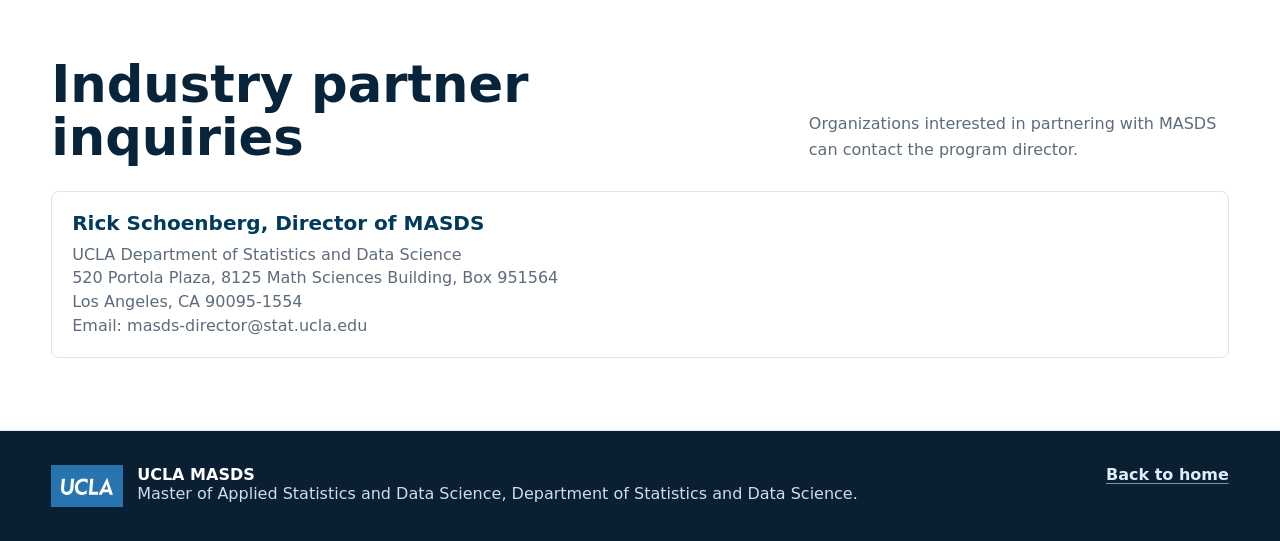
<file: get-in-touch.html>
<!doctype html>
<html lang="en">
<head>
  <meta charset="utf-8">
  <meta name="viewport" content="width=device-width, initial-scale=1">
  <title>Contact Us | UCLA MASDS</title>
  <link rel="stylesheet" href="assets/styles.css">
</head>
<body>
  <a class="skip-link" href="#main-content">Skip to main content</a>
  <div class="topbar"><span>UCLA Department of Statistics and Data Science</span><span>Questions about MASDS? Contact the program office.</span></div>
  <nav class="site-nav" aria-label="Primary navigation">
    <a class="brand" href="index.html"><span class="brand-mark"><img src="assets/img/ucla-logo.svg" alt="UCLA"></span><span>MASDS <small>Applied Statistics and Data Science</small></span></a>
    <div class="nav-links">
      <a href="application-process.html">Apply</a>
      <a href="cost-of-attendance.html">Cost</a>
      <a href="program-details.html">Program</a>
      <a href="available-courses.html">Courses</a>
      <a href="industry-partners.html">Industry</a>
      <a href="faq.html">FAQ</a>
      <a href="get-in-touch.html" aria-current="page">Contact</a>
    </div>
  </nav>

  <header class="page-hero" id="main-content" tabindex="-1">
    <h1>Contact us</h1>
    <p class="page-copy">Questions about MASDS? We’re happy to help.</p>
  </header>

  <main>
    <section class="band">
      <h2 class="sr-only">Contact options</h2>
      <div class="card-grid">
        <article class="contact-card">
          <strong>Departmental admissions questions</strong>
          <span>Email masds-office@stat.ucla.edu for questions about MASDS admissions policies and procedures.</span>
        </article>
        <article class="contact-card">
          <strong>Official transcripts after admission</strong>
          <span>Official transcripts may be sent electronically to mas-office@stat.ucla.edu or laurie.leyden@stat.ucla.edu for faster processing after admission.</span>
        </article>
        <article class="contact-card">
          <strong>Graduate Division application support</strong>
          <span>For questions about the UCLA Graduate Division application system, email onlineapphelp@grad.ucla.edu.</span>
        </article>
      </div>
    </section>

    <section class="band alt">
      <div class="layout-two">
        <div>
          <h2>Visit or mail the program</h2>
          <p>UCLA Department of Statistics and Data Science, Student Services<br>520 Portola Plaza<br>8125 Math Sciences Building, Box 951564<br>Los Angeles, CA 90095-1554<br>Attn: Laurie Leyden, Student Services Advisor</p>
          <p>Voicemail: 310-825-4843</p>
          <div class="section-actions">
            <a class="button" href="mailto:masds-office@stat.ucla.edu">Email MASDS</a>
          </div>
        </div>
      </div>
    </section>

    <section class="band alt">
      <div class="section-head">
        <h2>Follow MASDS</h2>
      </div>
      <div class="card-grid">
        <article class="contact-card"><strong>Instagram</strong><span>Follow UCLA MASDS on Instagram.</span><div class="section-actions"><a class="button" href="https://www.instagram.com/ucla_masds/">Open Instagram</a></div></article>
        <article class="contact-card"><strong>LinkedIn</strong><span>Connect with UCLA MASDS on LinkedIn.</span><div class="section-actions"><a class="button" href="https://www.linkedin.com/in/ucla-masds2023/">Open LinkedIn</a></div></article>
      </div>
    </section>

    <section class="band">
      <div class="section-head">
        <h2>Industry partner inquiries</h2>
        <p>Organizations interested in partnering with MASDS can contact the program director.</p>
      </div>
      <div class="contact-card">
        <strong>Rick Schoenberg, Director of MASDS</strong>
        <span>UCLA Department of Statistics and Data Science<br>520 Portola Plaza, 8125 Math Sciences Building, Box 951564<br>Los Angeles, CA 90095-1554<br>Email: masds-director@stat.ucla.edu</span>
      </div>
    </section>
  </main>

  <footer class="footer"><div class="footer-grid"><div class="footer-brand"><span class="footer-logo"><img src="assets/img/ucla-logo.svg" alt=""></span><div><strong>UCLA MASDS</strong><br>Master of Applied Statistics and Data Science, Department of Statistics and Data Science.</div></div><a href="index.html">Back to home</a></div></footer>
</body>
</html>
</file>
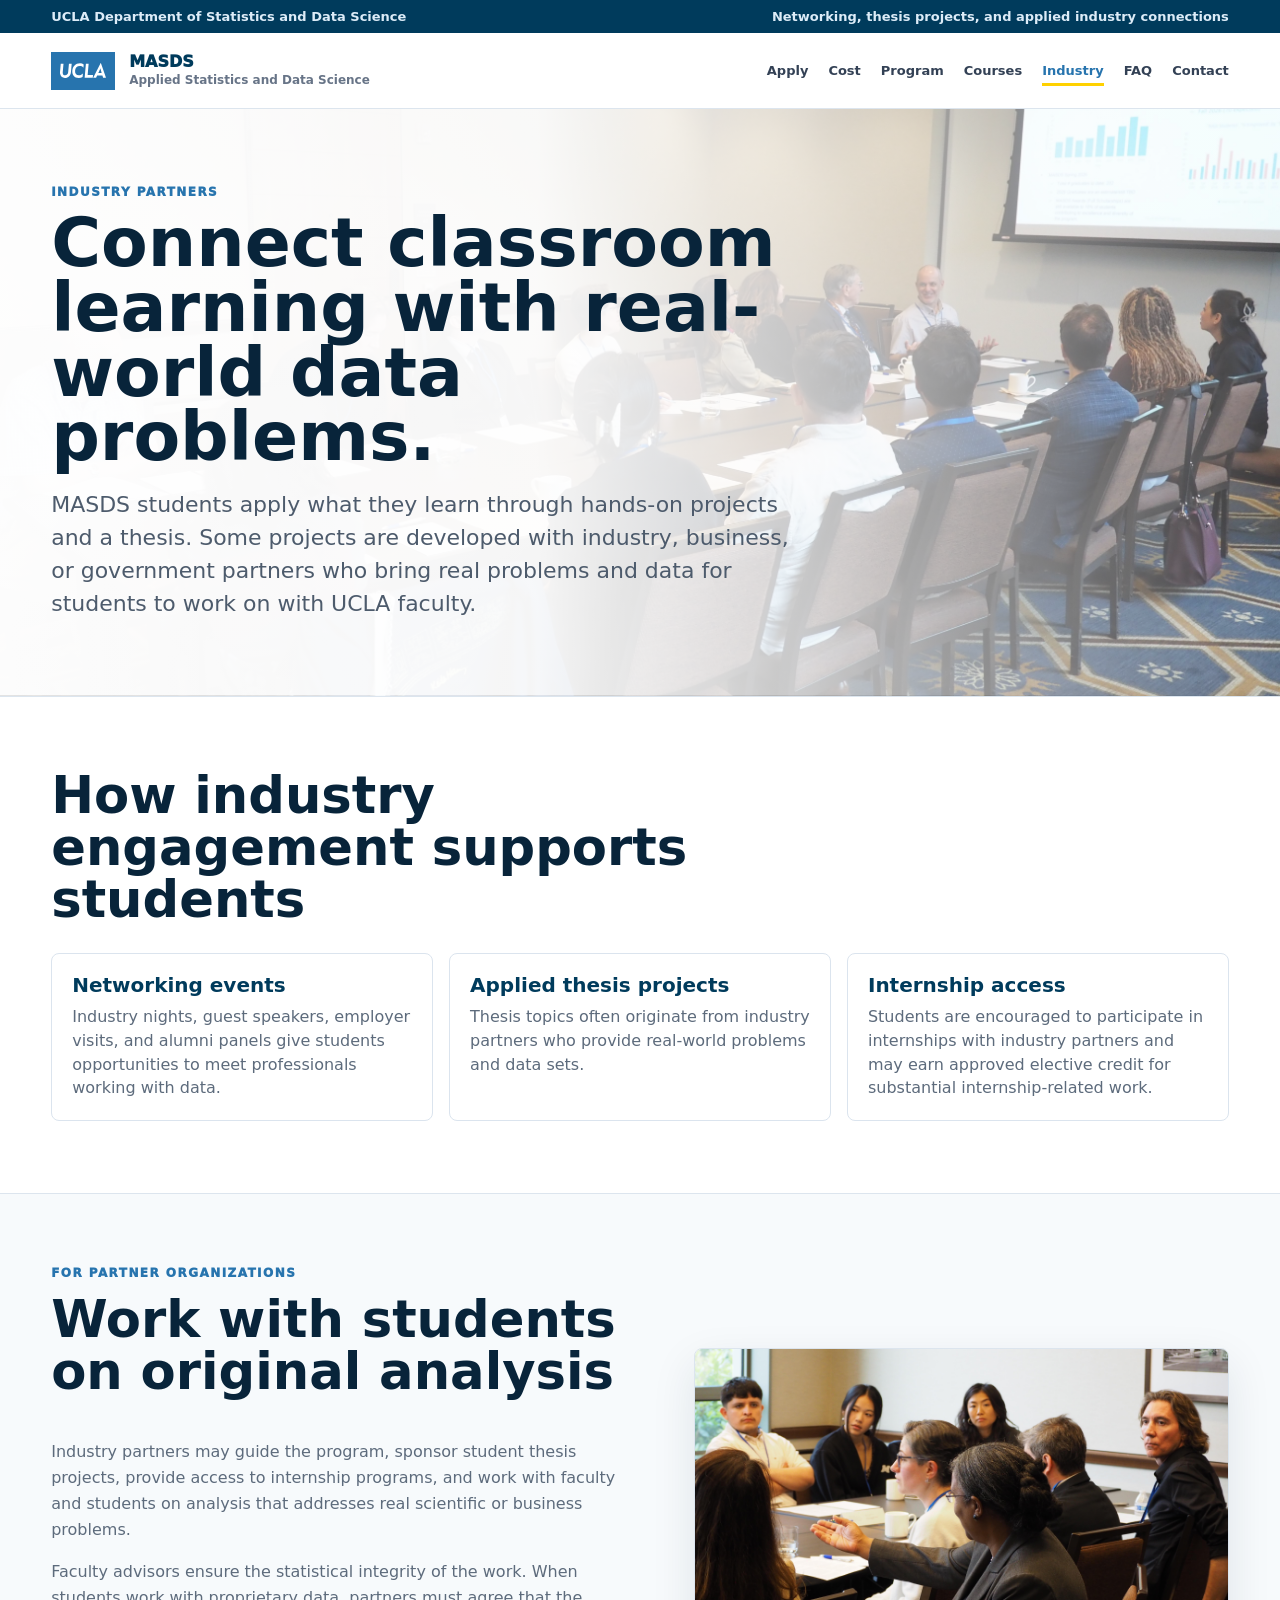
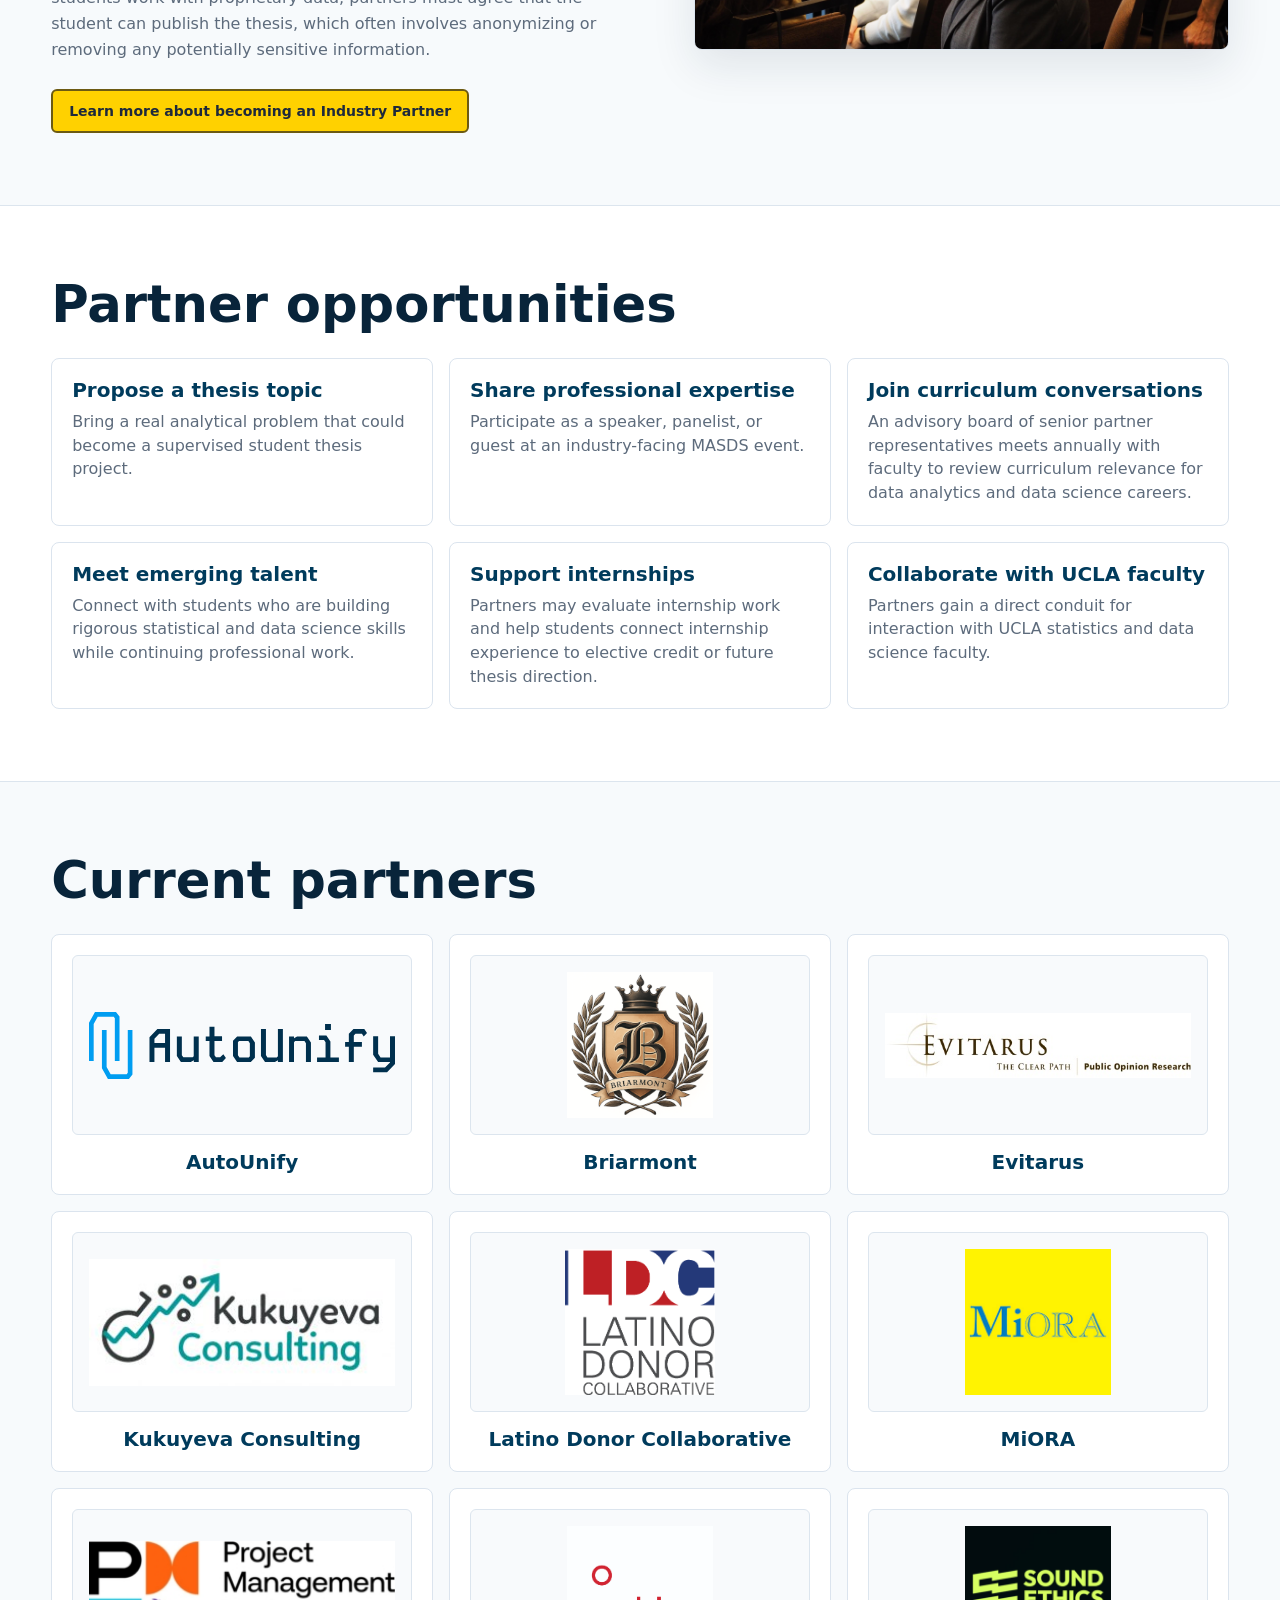
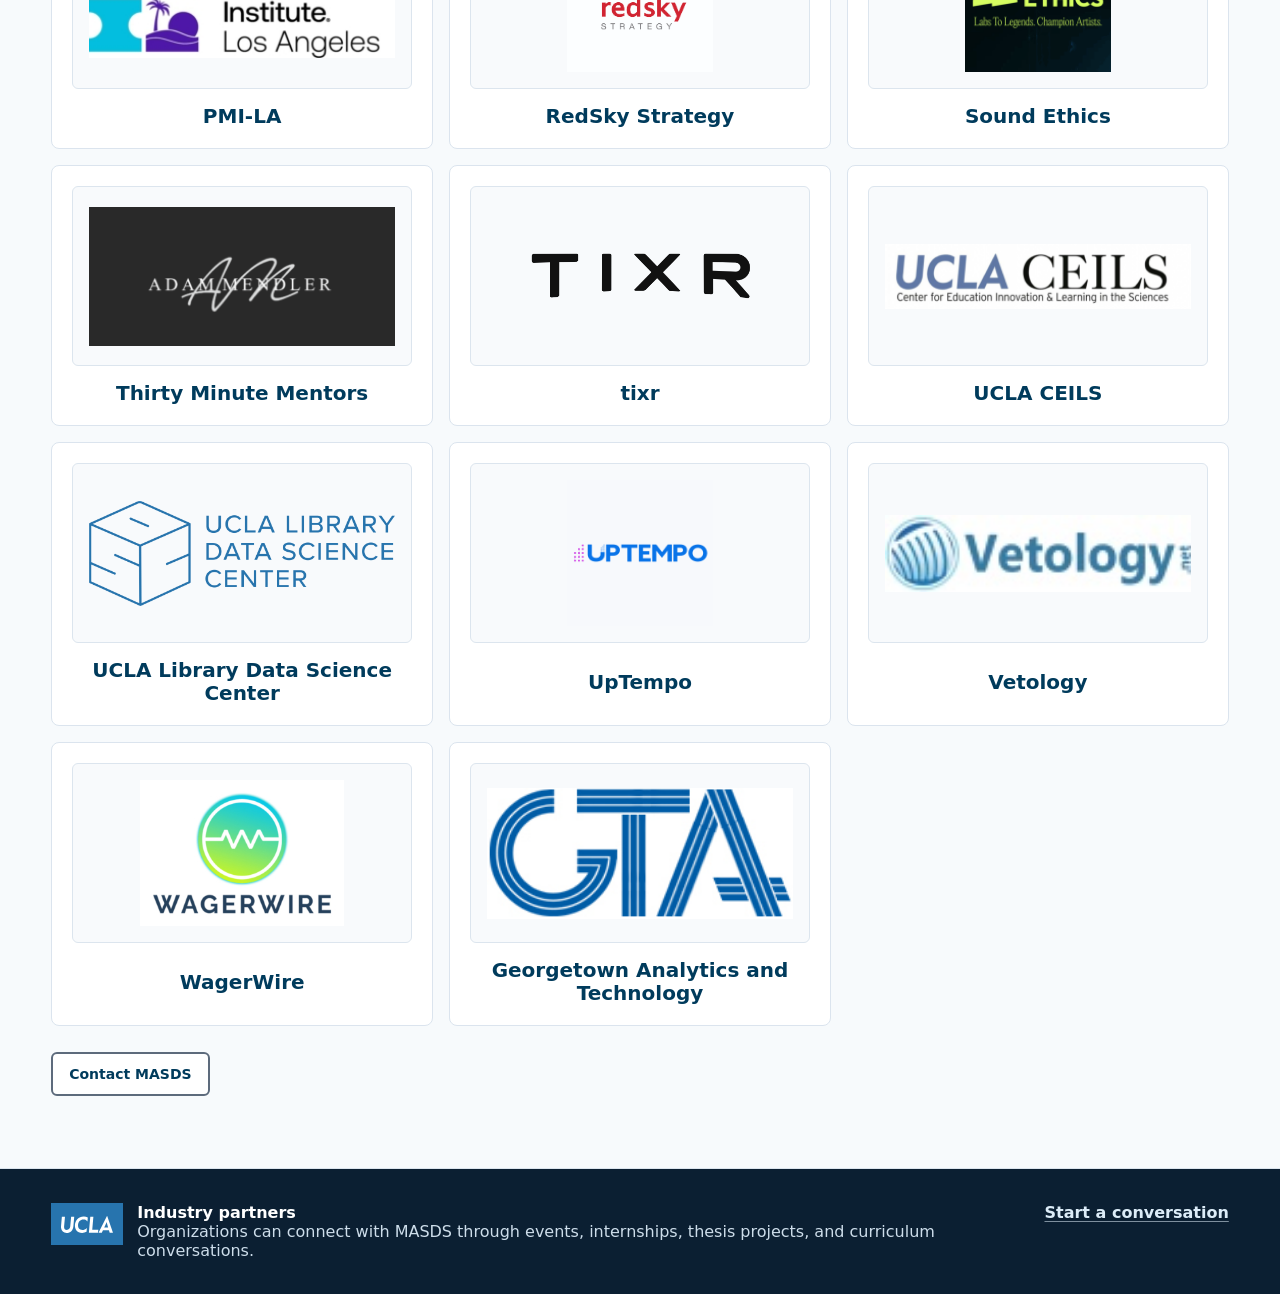
<file: industry-partners.html>
<!doctype html>
<html lang="en">
<head>
  <meta charset="utf-8">
  <meta name="viewport" content="width=device-width, initial-scale=1">
  <title>Industry Partners | UCLA MASDS</title>
  <link rel="stylesheet" href="assets/styles.css">
</head>
<body>
  <a class="skip-link" href="#main-content">Skip to main content</a>
  <div class="topbar"><span>UCLA Department of Statistics and Data Science</span><span>Networking, thesis projects, and applied industry connections</span></div>
  <nav class="site-nav" aria-label="Primary navigation">
    <a class="brand" href="index.html"><span class="brand-mark"><img src="assets/img/ucla-logo.svg" alt="UCLA"></span><span>MASDS <small>Applied Statistics and Data Science</small></span></a>
    <div class="nav-links">
      <a href="application-process.html">Apply</a>
      <a href="cost-of-attendance.html">Cost</a>
      <a href="program-details.html">Program</a>
      <a href="available-courses.html">Courses</a>
      <a href="industry-partners.html" aria-current="page">Industry</a>
      <a href="faq.html">FAQ</a>
      <a href="get-in-touch.html">Contact</a>
    </div>
  </nav>

  <header class="page-hero industry-hero" id="main-content" tabindex="-1">
    <p class="eyebrow">Industry partners</p>
    <h1>Connect classroom learning with real-world data problems.</h1>
    <p class="page-copy">MASDS students apply what they learn through hands-on projects and a thesis. Some projects are developed with industry, business, or government partners who bring real problems and data for students to work on with UCLA faculty.</p>
  </header>

  <main>
    <section class="band">
      <div class="section-head">
        <h2>How industry engagement supports students</h2>
      </div>
      <div class="partner-grid">
        <article class="partner-card"><strong>Networking events</strong><span>Industry nights, guest speakers, employer visits, and alumni panels give students opportunities to meet professionals working with data.</span></article>
        <article class="partner-card"><strong>Applied thesis projects</strong><span>Thesis topics often originate from industry partners who provide real-world problems and data sets.</span></article>
        <article class="partner-card"><strong>Internship access</strong><span>Students are encouraged to participate in internships with industry partners and may earn approved elective credit for substantial internship-related work.</span></article>
      </div>
    </section>

    <section class="band alt">
      <div class="layout-two partner-analysis-feature">
        <div>
          <p class="eyebrow">For partner organizations</p>
          <h2>Work with students on original analysis</h2>
          <p>Industry partners may guide the program, sponsor student thesis projects, provide access to internship programs, and work with faculty and students on analysis that addresses real scientific or business problems.</p>
          <p>Faculty advisors ensure the statistical integrity of the work. When students work with proprietary data, partners must agree that the student can publish the thesis, which often involves anonymizing or removing any potentially sensitive information.</p>
          <div class="section-actions">
            <a class="button" href="https://forms.gle/uMBmhsnr76U43Byf8">Learn more about becoming an Industry Partner</a>
          </div>
        </div>
        <figure class="image-card partner-analysis-image">
          <img src="assets/img/industry-partner-analysis-session.jpg" alt="Attendees take part in a roundtable discussion at a UCLA MASDS event" loading="lazy" decoding="async">
        </figure>
      </div>
    </section>

    <section class="band">
      <div class="section-head">
        <h2>Partner opportunities</h2>
      </div>
      <div class="card-grid">
        <article class="card"><strong>Propose a thesis topic</strong><span>Bring a real analytical problem that could become a supervised student thesis project.</span></article>
        <article class="card"><strong>Share professional expertise</strong><span>Participate as a speaker, panelist, or guest at an industry-facing MASDS event.</span></article>
        <article class="card"><strong>Join curriculum conversations</strong><span>An advisory board of senior partner representatives meets annually with faculty to review curriculum relevance for data analytics and data science careers.</span></article>
        <article class="card"><strong>Meet emerging talent</strong><span>Connect with students who are building rigorous statistical and data science skills while continuing professional work.</span></article>
        <article class="card"><strong>Support internships</strong><span>Partners may evaluate internship work and help students connect internship experience to elective credit or future thesis direction.</span></article>
        <article class="card"><strong>Collaborate with UCLA faculty</strong><span>Partners gain a direct conduit for interaction with UCLA statistics and data science faculty.</span></article>
      </div>
    </section>

    <section class="band alt">
      <div class="section-head">
        <h2>Current partners</h2>
      </div>
      <div class="partner-grid">
        <a class="partner-card partner-organization partner-link" href="https://www.autounify.com/" target="_blank" rel="noopener" aria-label="AutoUnify (opens in a new tab)"><div class="partner-logo"><img src="assets/img/partners/autounify.svg" alt=""></div><strong>AutoUnify</strong></a>
        <a class="partner-card partner-organization partner-link" href="https://briarmont.com/" target="_blank" rel="noopener" aria-label="Briarmont (opens in a new tab)"><div class="partner-logo"><img src="assets/img/partners/briarmont.png" alt=""></div><strong>Briarmont</strong></a>
        <a class="partner-card partner-organization partner-link" href="https://www.evitarus.com/" target="_blank" rel="noopener" aria-label="Evitarus (opens in a new tab)"><div class="partner-logo"><img src="assets/img/partners/evitarus.jpg" alt=""></div><strong>Evitarus</strong></a>
        <a class="partner-card partner-organization partner-link" href="http://www.kukuyevaconsulting.com/" target="_blank" rel="noopener" aria-label="Kukuyeva Consulting (opens in a new tab)"><div class="partner-logo"><img src="assets/img/partners/kukuyeva-consulting.jpg" alt=""></div><strong>Kukuyeva Consulting</strong></a>
        <a class="partner-card partner-organization partner-link" href="https://latinodonorcollaborative.org/" target="_blank" rel="noopener" aria-label="Latino Donor Collaborative (opens in a new tab)"><div class="partner-logo"><img src="assets/img/partners/latino-donor-collaborative.png" alt=""></div><strong>Latino Donor Collaborative</strong></a>
        <a class="partner-card partner-organization partner-link" href="http://miora.org/" target="_blank" rel="noopener" aria-label="MiORA (opens in a new tab)"><div class="partner-logo"><img src="assets/img/partners/miora.jpg" alt=""></div><strong>MiORA</strong></a>
        <a class="partner-card partner-organization partner-link" href="https://pmi-la.org/" target="_blank" rel="noopener" aria-label="PMI-LA (opens in a new tab)"><div class="partner-logo"><img src="assets/img/partners/pmi-la.jpg" alt=""></div><strong>PMI-LA</strong></a>
        <a class="partner-card partner-organization partner-link" href="http://www.redskystrategy.com/" target="_blank" rel="noopener" aria-label="RedSky Strategy (opens in a new tab)"><div class="partner-logo"><img src="assets/img/partners/redsky-strategy.jpg" alt=""></div><strong>RedSky Strategy</strong></a>
        <a class="partner-card partner-organization partner-link" href="https://www.soundethics.org/" target="_blank" rel="noopener" aria-label="Sound Ethics (opens in a new tab)"><div class="partner-logo"><img src="assets/img/partners/sound-ethics.png" alt=""></div><strong>Sound Ethics</strong></a>
        <a class="partner-card partner-organization partner-link" href="https://www.adammendler.com/podcast/" target="_blank" rel="noopener" aria-label="Thirty Minute Mentors (opens in a new tab)"><div class="partner-logo"><img src="assets/img/partners/thirty-minute-mentors.png" alt=""></div><strong>Thirty Minute Mentors</strong></a>
        <a class="partner-card partner-organization partner-link" href="https://www.tixr.com/" target="_blank" rel="noopener" aria-label="tixr (opens in a new tab)"><div class="partner-logo"><img src="assets/img/partners/tixr.png" alt=""></div><strong>tixr</strong></a>
        <a class="partner-card partner-organization partner-link" href="https://ceils.ucla.edu/" target="_blank" rel="noopener" aria-label="UCLA CEILS (opens in a new tab)"><div class="partner-logo"><img src="assets/img/partners/ucla-ceils.png" alt=""></div><strong>UCLA CEILS</strong></a>
        <a class="partner-card partner-organization partner-link" href="https://www.library.ucla.edu/location/data-science-center/" target="_blank" rel="noopener" aria-label="UCLA Library Data Science Center (opens in a new tab)"><div class="partner-logo"><img src="assets/img/partners/ucla-library-data-science-center.png" alt=""></div><strong>UCLA Library Data Science Center</strong></a>
        <a class="partner-card partner-organization partner-link" href="https://uptempocareers.com/" target="_blank" rel="noopener" aria-label="UpTempo (opens in a new tab)"><div class="partner-logo"><img src="assets/img/partners/uptempo.png" alt=""></div><strong>UpTempo</strong></a>
        <a class="partner-card partner-organization partner-link" href="https://vetology.ai/" target="_blank" rel="noopener" aria-label="Vetology (opens in a new tab)"><div class="partner-logo"><img src="assets/img/partners/vetology.jpg" alt=""></div><strong>Vetology</strong></a>
        <a class="partner-card partner-organization partner-link" href="https://www.wagerwire.com/" target="_blank" rel="noopener" aria-label="WagerWire (opens in a new tab)"><div class="partner-logo"><img src="assets/img/partners/wagerwire.jpg" alt=""></div><strong>WagerWire</strong></a>
        <a class="partner-card partner-organization partner-link" href="https://gtanalytics.net/" target="_blank" rel="noopener" aria-label="Georgetown Analytics and Technology (opens in a new tab)"><div class="partner-logo"><img src="assets/img/partners/georgetown-analytics-and-technology.png" alt=""></div><strong>Georgetown Analytics and Technology</strong></a>
      </div>
      <div class="section-actions">
        <a class="secondary-button" href="get-in-touch.html">Contact MASDS</a>
      </div>
    </section>
  </main>

  <footer class="footer"><div class="footer-grid"><div class="footer-brand"><span class="footer-logo"><img src="assets/img/ucla-logo.svg" alt=""></span><div><strong>Industry partners</strong><br>Organizations can connect with MASDS through events, internships, thesis projects, and curriculum conversations.</div></div><a href="get-in-touch.html">Start a conversation</a></div></footer>
</body>
</html>
</file>
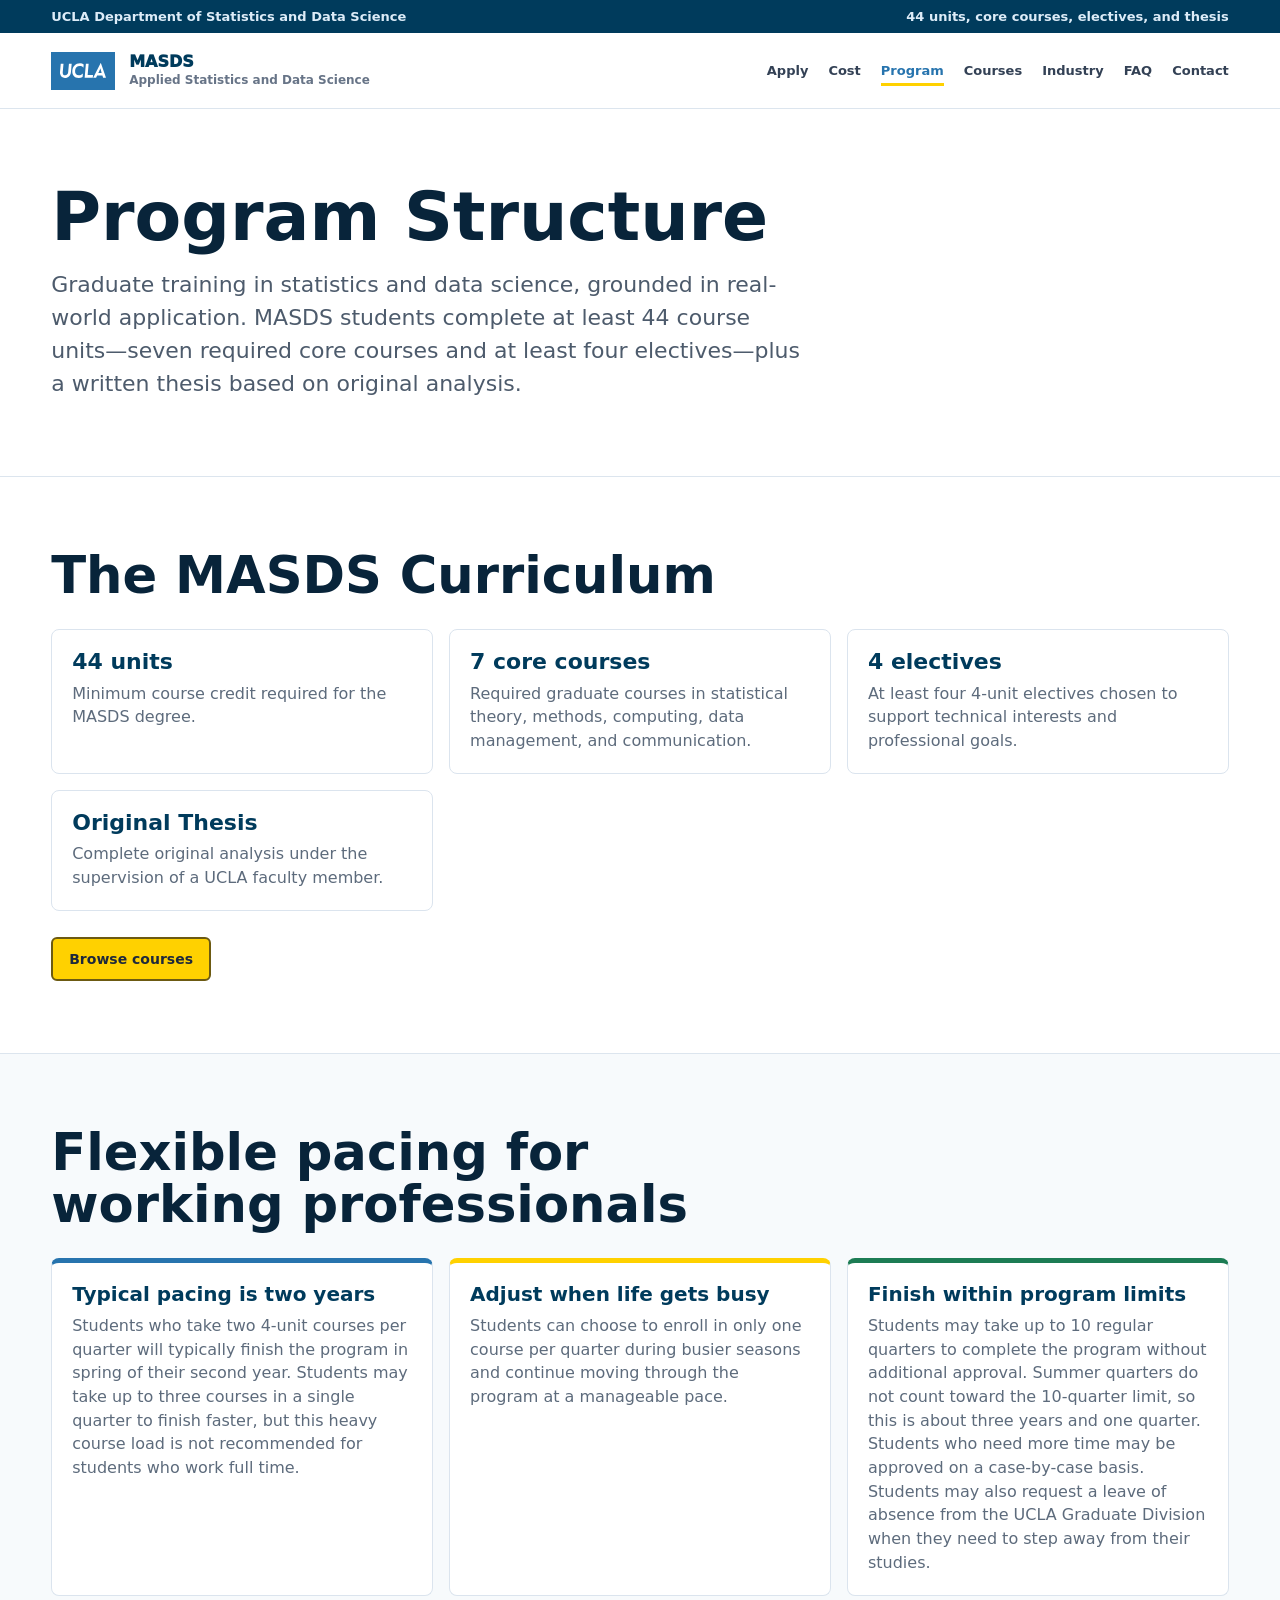
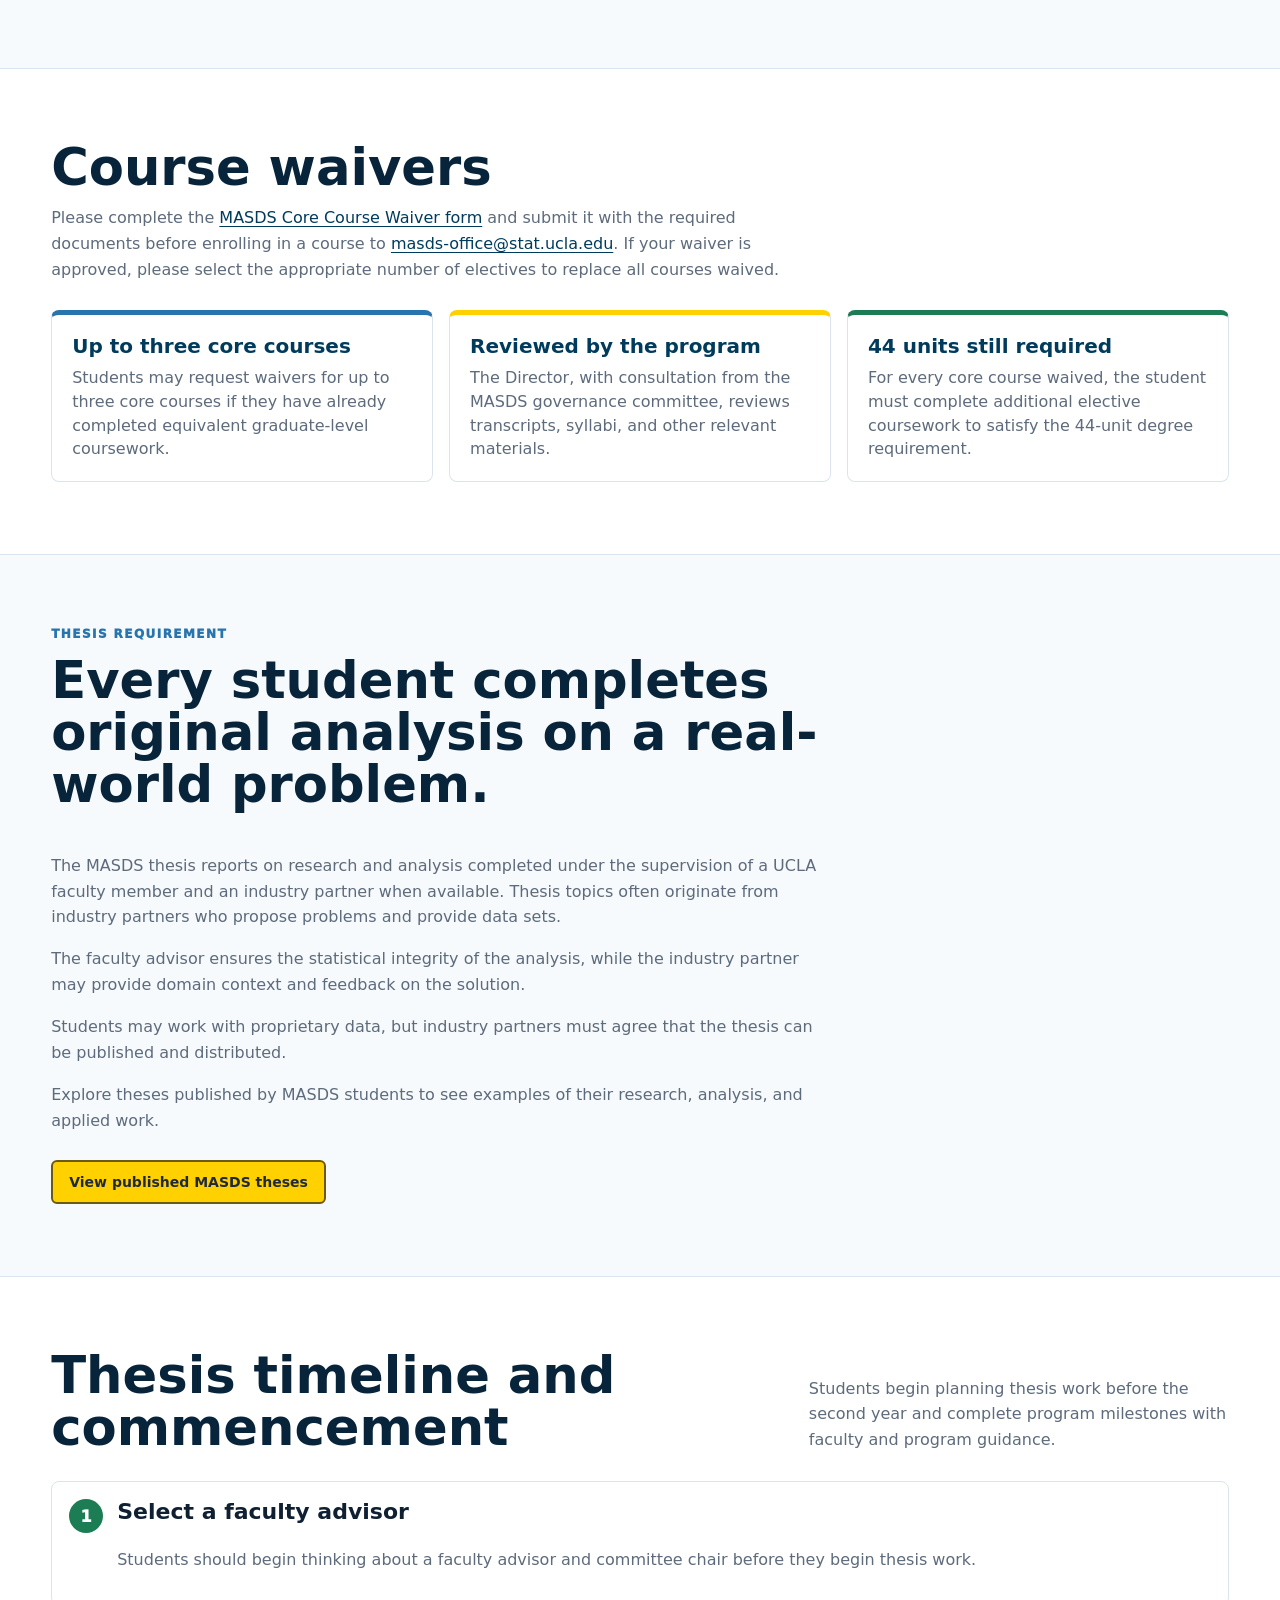
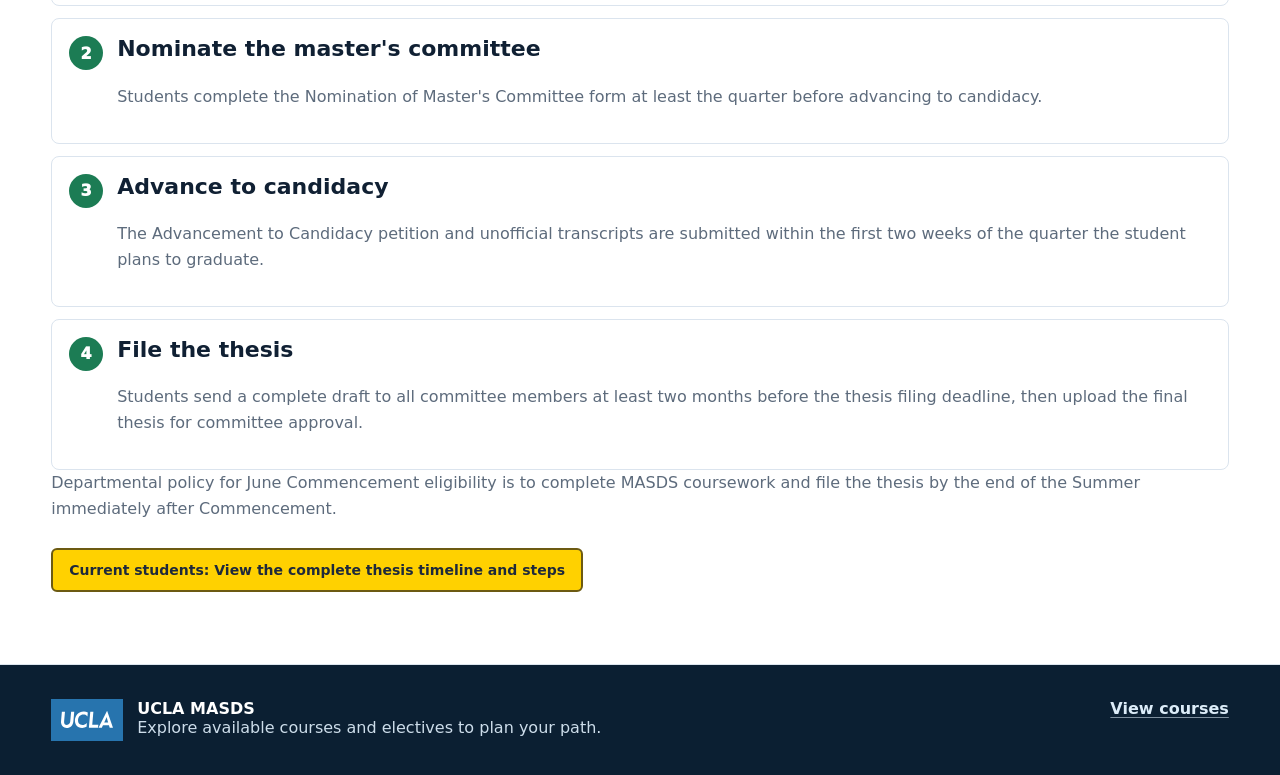
<file: program-details.html>
<!doctype html>
<html lang="en">
<head>
  <meta charset="utf-8">
  <meta name="viewport" content="width=device-width, initial-scale=1">
  <title>Program Structure | UCLA MASDS</title>
  <link rel="stylesheet" href="assets/styles.css">
</head>
<body>
  <a class="skip-link" href="#main-content">Skip to main content</a>
  <div class="topbar"><span>UCLA Department of Statistics and Data Science</span><span>44 units, core courses, electives, and thesis</span></div>
  <nav class="site-nav" aria-label="Primary navigation">
    <a class="brand" href="index.html"><span class="brand-mark"><img src="assets/img/ucla-logo.svg" alt="UCLA"></span><span>MASDS <small>Applied Statistics and Data Science</small></span></a>
    <div class="nav-links">
      <a href="application-process.html">Apply</a>
      <a href="cost-of-attendance.html">Cost</a>
      <a href="program-details.html" aria-current="page">Program</a>
      <a href="available-courses.html">Courses</a>
      <a href="industry-partners.html">Industry</a>
      <a href="faq.html">FAQ</a>
      <a href="get-in-touch.html">Contact</a>
    </div>
  </nav>

  <header class="page-hero" id="main-content" tabindex="-1">
    <h1>Program Structure</h1>
    <p class="page-copy">Graduate training in statistics and data science, grounded in real-world application. MASDS students complete at least 44 course units—seven required core courses and at least four electives—plus a written thesis based on original analysis.</p>
  </header>

  <main>
    <section class="band">
      <div class="section-head">
        <h2>The MASDS Curriculum</h2>
      </div>
      <div class="stat-grid">
        <div class="stat"><strong>44 units</strong><span>Minimum course credit required for the MASDS degree.</span></div>
        <div class="stat"><strong>7 core courses</strong><span>Required graduate courses in statistical theory, methods, computing, data management, and communication.</span></div>
        <div class="stat"><strong>4 electives</strong><span>At least four 4-unit electives chosen to support technical interests and professional goals.</span></div>
        <div class="stat"><strong>Original Thesis</strong><span>Complete original analysis under the supervision of a UCLA faculty member.</span></div>
      </div>
      <div class="section-actions">
        <a class="button" href="available-courses.html">Browse courses</a>
      </div>
    </section>

    <section class="band alt">
      <div class="section-head">
        <h2>Flexible pacing for working professionals</h2>
      </div>
      <div class="card-grid">
        <article class="card accent-blue"><strong>Typical pacing is two years</strong><span>Students who take two 4-unit courses per quarter will typically finish the program in spring of their second year. Students may take up to three courses in a single quarter to finish faster, but this heavy course load is not recommended for students who work full time.</span></article>
        <article class="card accent-gold"><strong>Adjust when life gets busy</strong><span>Students can choose to enroll in only one course per quarter during busier seasons and continue moving through the program at a manageable pace.</span></article>
        <article class="card accent-green"><strong>Finish within program limits</strong><span>Students may take up to 10 regular quarters to complete the program without additional approval. Summer quarters do not count toward the 10-quarter limit, so this is about three years and one quarter. Students who need more time may be approved on a case-by-case basis. Students may also request a leave of absence from the UCLA Graduate Division when they need to step away from their studies.</span></article>
      </div>
    </section>

    <section class="band">
      <div class="section-head">
        <div class="section-head-copy">
          <h2>Course waivers</h2>
          <p>Please complete the <a href="assets/MASDS-Core-Course-Waiver.pdf">MASDS Core Course Waiver form</a> and submit it with the required documents before enrolling in a course to <a href="mailto:masds-office@stat.ucla.edu">masds-office@stat.ucla.edu</a>. If your waiver is approved, please select the appropriate number of electives to replace all courses waived.</p>
        </div>
      </div>
      <div class="card-grid">
        <article class="card accent-blue"><strong>Up to three core courses</strong><span>Students may request waivers for up to three core courses if they have already completed equivalent graduate-level coursework.</span></article>
        <article class="card accent-gold"><strong>Reviewed by the program</strong><span>The Director, with consultation from the MASDS governance committee, reviews transcripts, syllabi, and other relevant materials.</span></article>
        <article class="card accent-green"><strong>44 units still required</strong><span>For every core course waived, the student must complete additional elective coursework to satisfy the 44-unit degree requirement.</span></article>
      </div>
    </section>

    <section class="band alt">
      <div class="layout-two">
        <div>
          <p class="eyebrow">Thesis requirement</p>
          <h2>Every student completes original analysis on a real-world problem.</h2>
          <p>The MASDS thesis reports on research and analysis completed under the supervision of a UCLA faculty member and an industry partner when available. Thesis topics often originate from industry partners who propose problems and provide data sets.</p>
          <p>The faculty advisor ensures the statistical integrity of the analysis, while the industry partner may provide domain context and feedback on the solution.</p>
          <p>Students may work with proprietary data, but industry partners must agree that the thesis can be published and distributed.</p>
          <p>Explore theses published by MASDS students to see examples of their research, analysis, and applied work.</p>
          <div class="section-actions">
            <a class="button" href="http://publications.stat.ucla.edu/theses/masds-theses/">View published MASDS theses</a>
          </div>
        </div>
      </div>
    </section>

    <section class="band">
      <div class="section-head">
        <h2>Thesis timeline and commencement</h2>
        <p>Students begin planning thesis work before the second year and complete program milestones with faculty and program guidance.</p>
      </div>
      <ol class="checklist">
        <li class="check-row"><span class="check">1</span><div><h3>Select a faculty advisor</h3><p>Students should begin thinking about a faculty advisor and committee chair before they begin thesis work.</p></div></li>
        <li class="check-row"><span class="check">2</span><div><h3>Nominate the master's committee</h3><p>Students complete the Nomination of Master's Committee form at least the quarter before advancing to candidacy.</p></div></li>
        <li class="check-row"><span class="check">3</span><div><h3>Advance to candidacy</h3><p>The Advancement to Candidacy petition and unofficial transcripts are submitted within the first two weeks of the quarter the student plans to graduate.</p></div></li>
        <li class="check-row"><span class="check">4</span><div><h3>File the thesis</h3><p>Students send a complete draft to all committee members at least two months before the thesis filing deadline, then upload the final thesis for committee approval.</p></div></li>
      </ol>
      <p>Departmental policy for June Commencement eligibility is to complete MASDS coursework and file the thesis by the end of the Summer immediately after Commencement.</p>
      <div class="section-actions">
        <a class="button" href="thesis-timeline.html">Current students: View the complete thesis timeline and steps</a>
      </div>
    </section>
  </main>

  <footer class="footer"><div class="footer-grid"><div class="footer-brand"><span class="footer-logo"><img src="assets/img/ucla-logo.svg" alt=""></span><div><strong>UCLA MASDS</strong><br>Explore available courses and electives to plan your path.</div></div><a href="available-courses.html">View courses</a></div></footer>
</body>
</html>
</file>
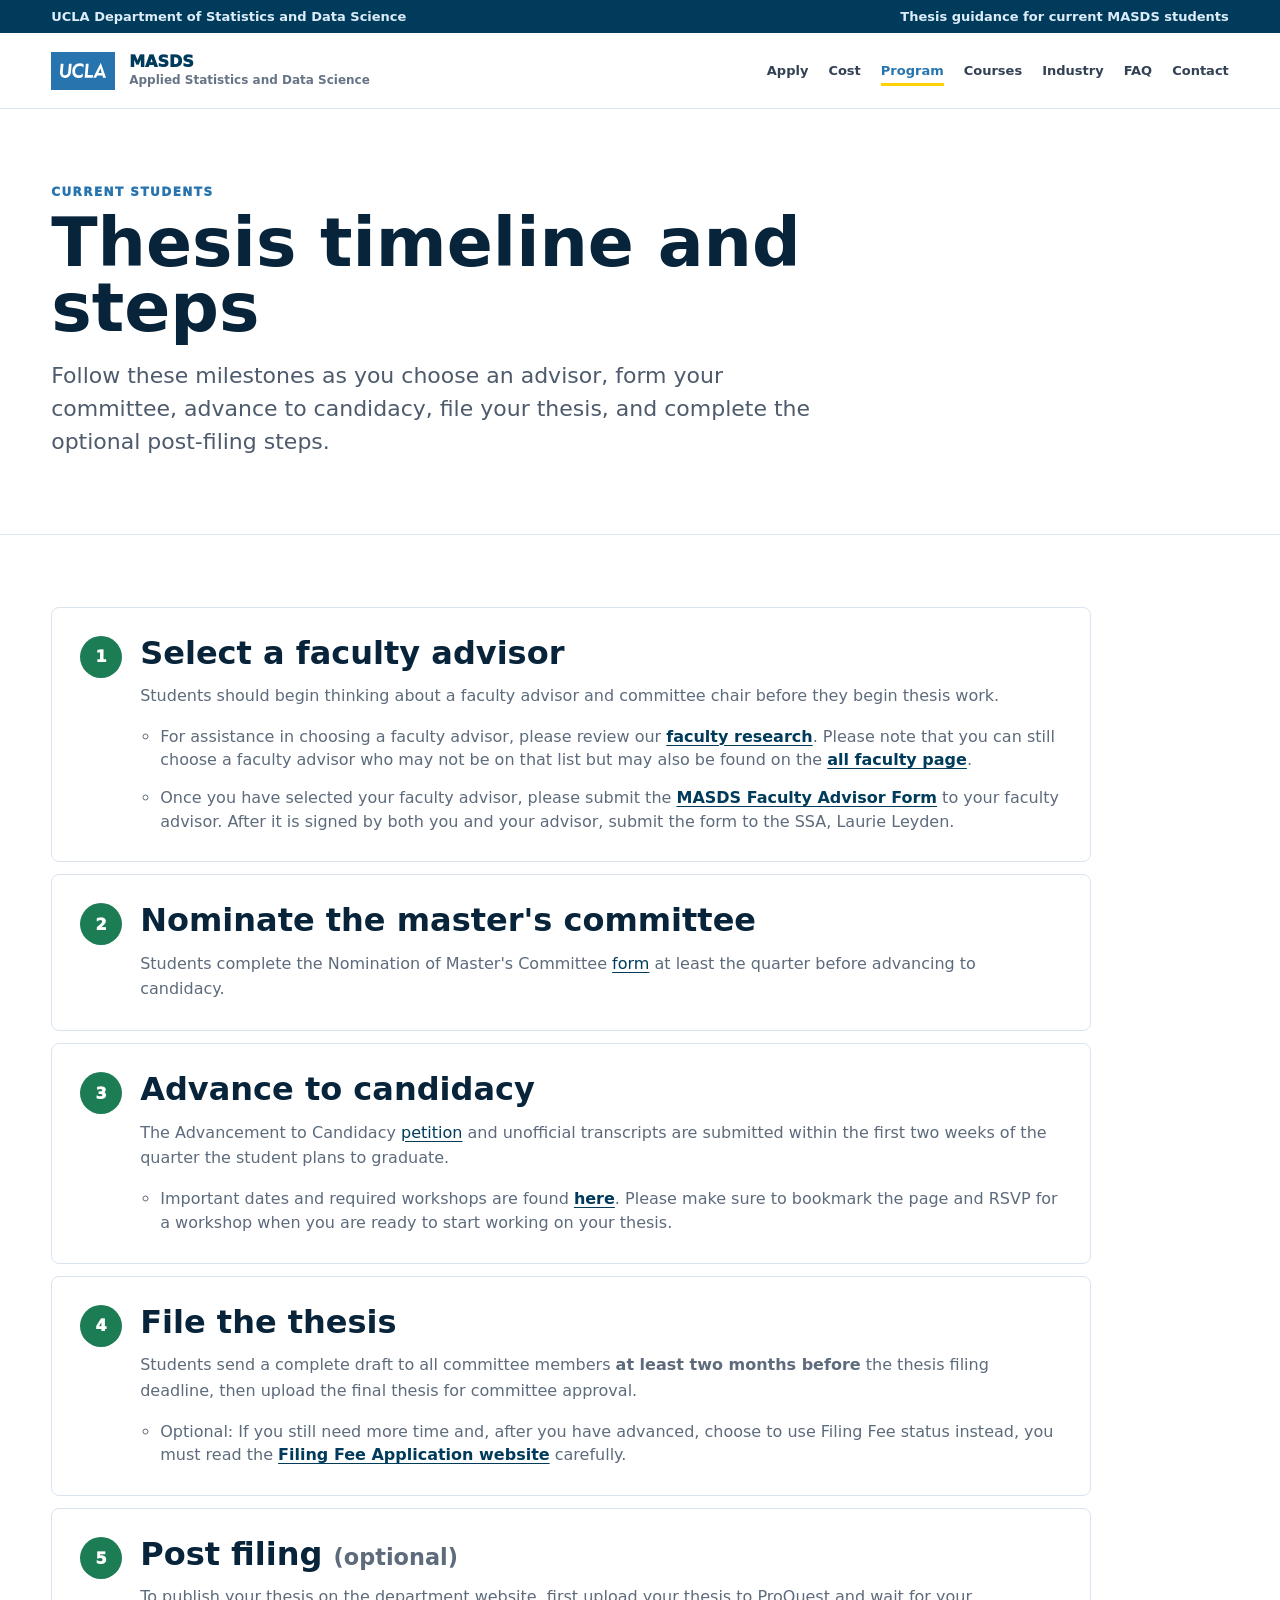
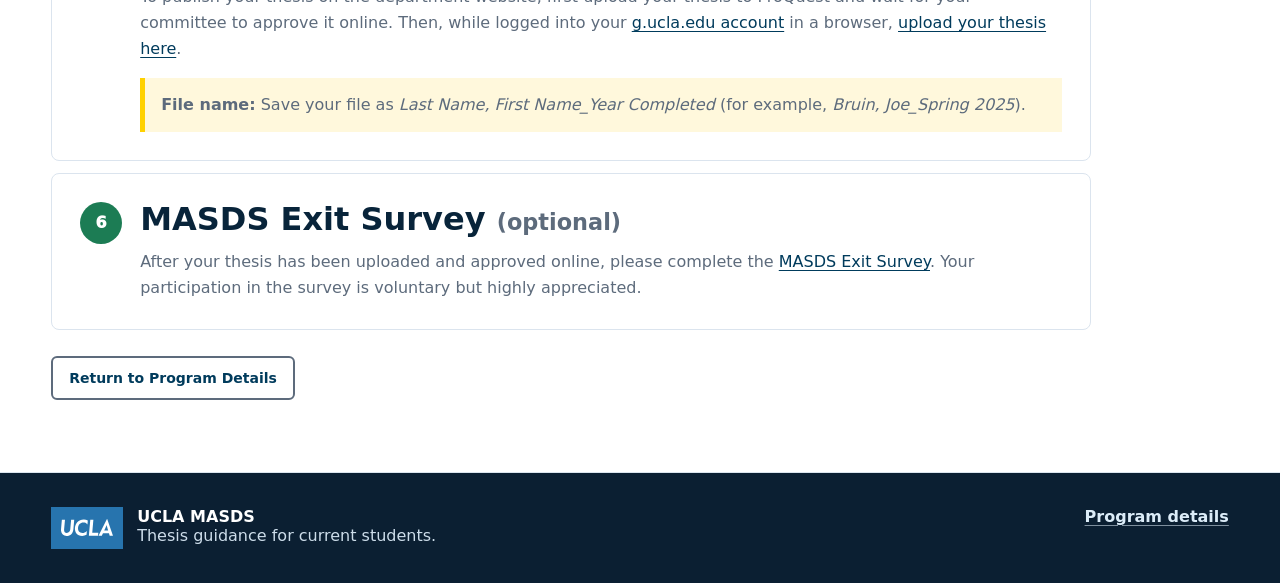
<file: thesis-timeline.html>
<!doctype html>
<html lang="en">
<head>
  <meta charset="utf-8">
  <meta name="viewport" content="width=device-width, initial-scale=1">
  <title>Thesis Timeline and Steps | UCLA MASDS</title>
  <link rel="stylesheet" href="assets/styles.css">
</head>
<body>
  <a class="skip-link" href="#main-content">Skip to main content</a>
  <div class="topbar"><span>UCLA Department of Statistics and Data Science</span><span>Thesis guidance for current MASDS students</span></div>
  <nav class="site-nav" aria-label="Primary navigation">
    <a class="brand" href="index.html"><span class="brand-mark"><img src="assets/img/ucla-logo.svg" alt="UCLA"></span><span>MASDS <small>Applied Statistics and Data Science</small></span></a>
    <div class="nav-links">
      <a href="application-process.html">Apply</a>
      <a href="cost-of-attendance.html">Cost</a>
      <a href="program-details.html" aria-current="page">Program</a>
      <a href="available-courses.html">Courses</a>
      <a href="industry-partners.html">Industry</a>
      <a href="faq.html">FAQ</a>
      <a href="get-in-touch.html">Contact</a>
    </div>
  </nav>

  <header class="page-hero" id="main-content" tabindex="-1">
    <p class="eyebrow">Current students</p>
    <h1>Thesis timeline and steps</h1>
    <p class="page-copy">Follow these milestones as you choose an advisor, form your committee, advance to candidacy, file your thesis, and complete the optional post-filing steps.</p>
  </header>

  <main>
    <section class="band">
      <ol class="checklist thesis-steps">
        <li class="check-row thesis-step">
          <span class="check" aria-hidden="true">1</span>
          <div>
            <h2>Select a faculty advisor</h2>
            <p>Students should begin thinking about a faculty advisor and committee chair before they begin thesis work.</p>
            <ul class="resource-list">
              <li>For assistance in choosing a faculty advisor, please review our <a href="http://statistics.ucla.edu/index.php/graduate/finding-a-research-advisor/">faculty research</a>. Please note that you can still choose a faculty advisor who may not be on that list but may also be found on the <a href="http://statistics.ucla.edu/index.php/people1/all-faculty/faculty/">all faculty page</a>.</li>
              <li>Once you have selected your faculty advisor, please submit the <a href="assets/MASDS-Faculty-Advisor-Form.pdf">MASDS Faculty Advisor Form</a> to your faculty advisor. After it is signed by both you and your advisor, submit the form to the SSA, Laurie Leyden.</li>
            </ul>
          </div>
        </li>

        <li class="check-row thesis-step">
          <span class="check" aria-hidden="true">2</span>
          <div>
            <h2>Nominate the master's committee</h2>
            <p>Students complete the Nomination of Master's Committee <a href="https://grad.ucla.edu/gasaa/library/masnomin.pdf">form</a> at least the quarter before advancing to candidacy.</p>
          </div>
        </li>

        <li class="check-row thesis-step">
          <span class="check" aria-hidden="true">3</span>
          <div>
            <h2>Advance to candidacy</h2>
            <p>The Advancement to Candidacy <a href="https://grad.ucla.edu/gasaa/library/maatc.pdf">petition</a> and unofficial transcripts are submitted within the first two weeks of the quarter the student plans to graduate.</p>
            <ul class="resource-list">
              <li>Important dates and required workshops are found <a href="https://grad.ucla.edu/academics/calendar/thesis-dissertation-filing-deadlines-and-workshops/">here</a>. Please make sure to bookmark the page and RSVP for a workshop when you are ready to start working on your thesis.</li>
            </ul>
          </div>
        </li>

        <li class="check-row thesis-step">
          <span class="check" aria-hidden="true">4</span>
          <div>
            <h2>File the thesis</h2>
            <p>Students send a complete draft to all committee members <strong>at least two months before</strong> the thesis filing deadline, then upload the final thesis for committee approval.</p>
            <ul class="resource-list">
              <li>Optional: If you still need more time and, after you have advanced, choose to use Filing Fee status instead, you must read the <a href="https://grad.ucla.edu/academics/graduate-study/filing-fee-application/">Filing Fee Application website</a> carefully.</li>
            </ul>
          </div>
        </li>

        <li class="check-row thesis-step">
          <span class="check" aria-hidden="true">5</span>
          <div>
            <h2>Post filing <span class="step-optional">(optional)</span></h2>
            <p>To publish your thesis on the department website, first upload your thesis to ProQuest and wait for your committee to approve it online. Then, while logged into your <a href="http://g.ucla.edu/">g.ucla.edu account</a> in a browser, <a href="https://forms.gle/gG6yY9kYn2EJnJQh9">upload your thesis here</a>.</p>
            <p class="step-note"><strong>File name:</strong> Save your file as <em>Last Name, First Name_Year Completed</em> (for example, <em>Bruin, Joe_Spring 2025</em>).</p>
          </div>
        </li>

        <li class="check-row thesis-step">
          <span class="check" aria-hidden="true">6</span>
          <div>
            <h2>MASDS Exit Survey <span class="step-optional">(optional)</span></h2>
            <p>After your thesis has been uploaded and approved online, please complete the <a href="https://forms.gle/YFzVsthWV7rsBQ2G7">MASDS Exit Survey</a>. Your participation in the survey is voluntary but highly appreciated.</p>
          </div>
        </li>
      </ol>

      <div class="section-actions">
        <a class="secondary-button" href="program-details.html">Return to Program Details</a>
      </div>
    </section>
  </main>

  <footer class="footer"><div class="footer-grid"><div class="footer-brand"><span class="footer-logo"><img src="assets/img/ucla-logo.svg" alt=""></span><div><strong>UCLA MASDS</strong><br>Thesis guidance for current students.</div></div><a href="program-details.html">Program details</a></div></footer>
</body>
</html>
</file>
<file: assets/styles.css>
:root {
  --ucla-blue: #2774ae;
  --ucla-dark-blue: #003b5c;
  --ucla-gold: #ffd100;
  --ink: #102033;
  --muted: #5d6b7c;
  --line: #dce5ee;
  --paper: #f6f8fb;
  --white: #ffffff;
  --green: #1c7c54;
  --red: #b8462d;
  --teal: #006c78;
  --purple: #5a4b81;
  font-family: Inter, ui-sans-serif, system-ui, -apple-system, BlinkMacSystemFont, "Segoe UI", sans-serif;
}

* {
  box-sizing: border-box;
}

html {
  scroll-behavior: smooth;
}

body {
  margin: 0;
  color: var(--ink);
  background: var(--paper);
}

img,
iframe {
  max-width: 100%;
}

a {
  color: inherit;
  text-decoration: none;
}

.skip-link {
  position: fixed;
  top: 10px;
  left: 10px;
  z-index: 1000;
  padding: 12px 16px;
  border: 3px solid var(--ucla-gold);
  border-radius: 6px;
  background: var(--ucla-dark-blue);
  color: var(--white);
  font-weight: 900;
  transform: translateY(-200%);
}

.skip-link:focus {
  transform: translateY(0);
}

.sr-only {
  position: absolute !important;
  width: 1px !important;
  height: 1px !important;
  padding: 0 !important;
  margin: -1px !important;
  overflow: hidden !important;
  clip: rect(0, 0, 0, 0) !important;
  white-space: nowrap !important;
  border: 0 !important;
}

:focus-visible {
  outline: 3px solid var(--white);
  outline-offset: 2px;
  box-shadow: 0 0 0 6px var(--ucla-dark-blue);
}

main a:not(.button):not(.secondary-button):not(.dark-button):not(.partner-link),
.page-hero a:not(.button):not(.secondary-button):not(.dark-button) {
  color: var(--ucla-dark-blue);
  text-decoration-line: underline;
  text-decoration-color: currentColor;
  text-decoration-thickness: .08em;
  text-underline-offset: .18em;
  transition: color .18s ease, text-decoration-color .18s ease;
}

main a:not(.button):not(.secondary-button):not(.dark-button):not(.partner-link):hover,
.page-hero a:not(.button):not(.secondary-button):not(.dark-button):hover {
  color: var(--ucla-blue);
  text-decoration-color: currentColor;
}

p {
  color: var(--muted);
  line-height: 1.62;
}

.topbar {
  display: flex;
  flex-wrap: wrap;
  justify-content: space-between;
  gap: 18px;
  padding: 9px clamp(18px, 4vw, 56px);
  background: var(--ucla-dark-blue);
  color: #dcecf8;
  font-size: 13px;
  font-weight: 750;
}

.topbar span {
  white-space: normal;
}

.site-nav {
  position: sticky;
  top: 0;
  z-index: 20;
  display: flex;
  flex-wrap: wrap;
  align-items: center;
  justify-content: space-between;
  gap: 20px;
  min-height: 76px;
  padding: 10px clamp(18px, 4vw, 56px);
  background: rgba(255, 255, 255, .96);
  border-bottom: 1px solid var(--line);
  backdrop-filter: blur(16px);
}

.brand {
  display: flex;
  align-items: center;
  gap: 14px;
  min-width: 260px;
  color: var(--ucla-dark-blue);
  font-weight: 950;
  line-height: 1.05;
}

.brand-mark {
  display: grid;
  place-items: center;
  flex: 0 0 auto;
  width: 64px;
  height: 38px;
  padding: 8px 9px;
  background: var(--ucla-blue);
}

.brand-mark img,
.footer-logo img {
  display: block;
  width: 100%;
  height: auto;
}

.brand small {
  display: block;
  margin-top: 3px;
  color: #677487;
  font-size: 12px;
  font-weight: 800;
}

.brand > span:last-child {
  min-width: 0;
}

.nav-links {
  display: flex;
  flex-wrap: wrap;
  align-items: center;
  justify-content: flex-end;
  gap: clamp(10px, 1.6vw, 20px);
  flex: 1 1 520px;
  min-width: 260px;
  max-width: 100%;
  overflow-x: visible;
  color: #334155;
  font-size: 13px;
  font-weight: 850;
}

.nav-links a {
  flex: 0 0 auto;
  padding: 8px 0;
}

.nav-links a[aria-current="page"] {
  color: var(--ucla-blue);
  box-shadow: inset 0 -3px 0 var(--ucla-gold);
}

.button,
.secondary-button,
.dark-button {
  display: inline-flex;
  align-items: center;
  justify-content: center;
  min-height: 44px;
  padding: 11px 16px;
  border-radius: 6px;
  border: 2px solid transparent;
  font-weight: 900;
  font-size: 14px;
  white-space: normal;
  text-align: center;
}

.button {
  background: var(--ucla-gold);
  color: #1e293b;
  border-color: #6c5a12;
}

.secondary-button {
  background: #fff;
  color: var(--ucla-dark-blue);
  border-color: var(--muted);
}

.dark-button {
  background: var(--ucla-dark-blue);
  color: #fff;
}

.hero {
  display: grid;
  grid-template-columns: minmax(0, 1fr) minmax(320px, 430px);
  gap: clamp(28px, 5vw, 70px);
  align-items: center;
  padding: clamp(44px, 7vw, 90px) clamp(18px, 4vw, 56px) 42px;
  background:
    linear-gradient(135deg, rgba(39, 116, 174, .12), rgba(255, 255, 255, .95) 42%),
    #fff;
  border-bottom: 1px solid var(--line);
}

.home-hero {
  background:
    linear-gradient(90deg, rgba(255, 255, 255, .98) 0%, rgba(255, 255, 255, .94) 46%, rgba(246, 248, 251, .72) 68%, rgba(246, 248, 251, .22) 100%),
    url("img/home-hero-royce.jpg");
  background-size: cover;
  background-position: center;
}

.page-hero {
  padding: clamp(40px, 7vw, 76px) clamp(18px, 4vw, 56px);
  background: #fff;
  border-bottom: 1px solid var(--line);
}

.industry-hero {
  display: grid;
  align-content: center;
  min-height: clamp(390px, 42vw, 560px);
  background:
    linear-gradient(90deg, rgba(255, 255, 255, .99) 0%, rgba(255, 255, 255, .96) 42%, rgba(255, 255, 255, .76) 63%, rgba(255, 255, 255, .18) 100%),
    url("img/industry-partners-hero.jpg");
  background-size: cover;
  background-position: center 52%;
}

.industry-hero h1,
.industry-hero .page-copy {
  max-width: 760px;
}

.eyebrow {
  margin: 0 0 12px;
  color: var(--ucla-blue);
  font-size: 12px;
  line-height: 1.2;
  text-transform: uppercase;
  letter-spacing: .12em;
  font-weight: 950;
}

h1,
h2,
h3,
p {
  margin-top: 0;
}

h1 {
  max-width: 880px;
  margin-bottom: 18px;
  color: #08243a;
  font-size: clamp(42px, 7vw, 78px);
  line-height: .95;
}

.page-hero h1 {
  font-size: clamp(38px, 6vw, 68px);
}

h2 {
  color: #08243a;
  font-size: clamp(30px, 4vw, 52px);
  line-height: 1.02;
}

h3 {
  color: #102033;
  font-size: 22px;
  line-height: 1.15;
}

.hero-copy,
.page-copy {
  max-width: 760px;
  margin-bottom: 0;
  color: #4d5b6c;
  font-size: clamp(18px, 2vw, 22px);
  line-height: 1.5;
}

.hero-actions,
.section-actions {
  display: flex;
  flex-wrap: wrap;
  gap: 12px;
  margin-top: 26px;
}

.deadline-panel,
.side-card,
.info-card {
  border-radius: 8px;
}

.info-card p {
  margin: 0;
}

.deadline-panel {
  align-self: stretch;
  display: grid;
  align-content: start;
  gap: 16px;
  padding: 22px;
  background: #fff;
  border: 1px solid #d4dde8;
  box-shadow: 0 18px 60px rgba(15, 35, 55, .12);
}

.deadline-date {
  padding: 18px;
  border-radius: 6px;
  background: #fff7dc;
  border: 1px solid #f2d55f;
}

.deadline-date span,
.small-label {
  display: block;
  color: #6c5a12;
  font-size: 12px;
  font-weight: 950;
  text-transform: uppercase;
  letter-spacing: .1em;
}

.deadline-date strong {
  display: block;
  margin-top: 8px;
  color: var(--red);
  font-size: clamp(30px, 4vw, 40px);
  line-height: .95;
}

.fact-grid,
.stat-grid,
.card-grid,
.partner-grid {
  display: grid;
  grid-template-columns: repeat(3, minmax(0, 1fr));
  gap: 16px;
}

.partner-organization {
  display: grid;
  grid-template-rows: 180px auto;
  gap: 16px;
  align-items: start;
  text-align: center;
}

.partner-logo {
  position: relative;
  display: grid;
  place-items: center;
  width: 100%;
  height: 180px;
  overflow: hidden;
  border: 1px solid var(--line);
  border-radius: 6px;
  background: #f8fafc;
}

.partner-logo img {
  position: absolute;
  top: 16px;
  left: 16px;
  display: block;
  width: calc(100% - 32px);
  height: calc(100% - 32px);
  max-width: none;
  object-fit: contain;
  object-position: center;
}

.partner-organization strong {
  align-self: center;
  font-size: 17px;
}

.partner-link {
  color: inherit;
  text-decoration: none;
  transition: border-color .18s ease, box-shadow .18s ease, transform .18s ease;
}

.partner-link:hover {
  border-color: rgba(39, 116, 174, .5);
  box-shadow: 0 10px 24px rgba(15, 35, 55, .1);
  transform: translateY(-2px);
}

.partner-link:hover strong {
  color: var(--ucla-blue);
}

.partner-link:focus-visible {
  outline: 3px solid var(--white);
  outline-offset: 2px;
  box-shadow: 0 0 0 6px var(--ucla-dark-blue);
}

.vertical-card-grid {
  grid-template-columns: 1fr;
}

.schedule-grid {
  grid-template-columns: repeat(2, minmax(0, 1fr));
  gap: 24px;
}

.photo-grid {
  display: grid;
  grid-template-columns: repeat(3, minmax(0, 1fr));
  gap: 16px;
  margin-top: 28px;
}

.fact-grid {
  grid-template-columns: 1fr 1fr;
  gap: 10px;
}

.fact,
.card,
.stat,
.partner-card,
.course-card,
.contact-card {
  padding: 20px;
  border-radius: 8px;
  background: #fff;
  border: 1px solid #dbe4ee;
}

.fact {
  min-height: 106px;
  padding: 14px;
  background: #f7fafc;
}

.fact strong,
.stat strong {
  display: block;
  color: var(--ucla-dark-blue);
  font-size: 22px;
  line-height: 1.08;
}

.fact span,
.stat span,
.card span,
.partner-card span,
.course-card span,
.contact-card span {
  display: block;
  margin-top: 8px;
  color: var(--muted);
  line-height: 1.48;
}

.band {
  padding: clamp(34px, 6vw, 72px) clamp(18px, 4vw, 56px);
  border-bottom: 1px solid var(--line);
  background: #fff;
}

.band.alt {
  background: #f7fafc;
}

.section-head {
  display: grid;
  grid-template-columns: minmax(0, 1fr) minmax(260px, 420px);
  gap: 28px;
  align-items: end;
  margin-bottom: 28px;
}

.section-head h2,
.section-head p {
  margin-bottom: 0;
}

.section-head-copy {
  display: grid;
  gap: 12px;
}

.comparison-intro {
  max-width: 900px;
  margin-bottom: 28px;
}

.comparison-intro h3 {
  margin-bottom: 10px;
}

.comparison-intro p {
  margin-bottom: 0;
}

.resource-intro {
  max-width: 900px;
  margin-bottom: 28px;
}

.resource-intro h2 {
  margin-bottom: 12px;
}

.resource-intro p {
  margin-bottom: 0;
}

.resource-list {
  margin: 16px 0 0;
  padding-left: 20px;
  color: var(--muted);
}

.resource-list li {
  line-height: 1.48;
}

.resource-list li + li {
  margin-top: 14px;
}

.resource-list a {
  font-weight: 800;
}

.fine-print {
  margin: 18px 0 0;
  color: var(--muted);
  font-size: 13px;
  line-height: 1.5;
}

.card strong,
.partner-card strong,
.course-card strong,
.contact-card strong {
  display: block;
  color: var(--ucla-dark-blue);
  font-size: 20px;
  line-height: 1.15;
}

.card.accent-blue {
  border-top: 5px solid var(--ucla-blue);
}

.card.accent-gold {
  border-top: 5px solid var(--ucla-gold);
}

.card.accent-green {
  border-top: 5px solid var(--green);
}

.layout-two {
  display: grid;
  grid-template-columns: minmax(0, 1fr) 360px;
  gap: clamp(24px, 4vw, 48px);
  align-items: start;
}

.partner-analysis-feature {
  grid-template-columns: minmax(0, 1fr) minmax(360px, .9fr);
  align-items: center;
}

.partner-analysis-image {
  width: 100%;
}

.partner-analysis-image img {
  aspect-ratio: 16 / 9;
}

.side-card {
  position: sticky;
  top: 100px;
  padding: 20px;
  background: var(--ucla-dark-blue);
  color: #fff;
}

.side-card h3,
.side-card p {
  color: #fff;
}

.side-card p {
  color: #d8e9f6;
}

.mini-list {
  display: grid;
  gap: 8px;
  margin-top: 18px;
}

.mini-list div {
  padding: 12px;
  border-radius: 6px;
  background: rgba(255, 255, 255, .09);
  color: #e8f2fb;
  font-size: 13px;
  line-height: 1.35;
  font-weight: 750;
}

.checklist,
.stack {
  display: grid;
  gap: 12px;
}

.checklist {
  margin: 0;
  padding: 0;
  list-style: none;
}

.check-row {
  display: grid;
  grid-template-columns: 34px 1fr;
  gap: 14px;
  padding: 17px;
  border-radius: 8px;
  background: #fff;
  border: 1px solid #dbe4ee;
}

.check {
  display: grid;
  place-items: center;
  width: 34px;
  height: 34px;
  border-radius: 50%;
  color: #fff;
  background: var(--green);
  font-weight: 950;
}

.thesis-steps {
  max-width: 1040px;
}

.thesis-step {
  grid-template-columns: 42px minmax(0, 1fr);
  gap: 18px;
  padding: clamp(20px, 3vw, 28px);
}

.thesis-step .check {
  width: 42px;
  height: 42px;
}

.thesis-step h2 {
  margin-bottom: 12px;
  font-size: clamp(24px, 3vw, 32px);
  line-height: 1.1;
}

.thesis-step p:last-child,
.thesis-step .resource-list:last-child {
  margin-bottom: 0;
}

.step-optional {
  color: var(--muted);
  font-size: .7em;
  font-weight: 750;
}

.step-note {
  padding: 14px 16px;
  border-left: 5px solid var(--ucla-gold);
  background: #fff8dc;
}

.video-feature {
  display: grid;
  grid-template-columns: minmax(0, 1.1fr) minmax(280px, .9fr);
  gap: clamp(24px, 4vw, 48px);
  align-items: center;
}

.video-frame {
  position: relative;
  overflow: hidden;
  width: 100%;
  aspect-ratio: 16 / 9;
  border-radius: 8px;
  background: #0b1f32;
  border: 1px solid #cfd9e4;
  box-shadow: 0 18px 50px rgba(15, 35, 55, .14);
}

.video-frame iframe {
  position: absolute;
  inset: 0;
  width: 100%;
  height: 100%;
  border: 0;
}

.value-panel,
.contact-band {
  display: grid;
  grid-template-columns: minmax(0, 1fr) minmax(260px, 390px);
  gap: 18px;
  align-items: stretch;
  padding: 24px;
  border-radius: 8px;
  background: #08243a;
  color: #fff;
}

.value-panel h2,
.value-panel p,
.contact-band h2,
.contact-band p {
  color: #fff;
}

.value-panel p,
.contact-band p {
  color: #d6e6f3;
}

.value-stats {
  display: grid;
  grid-template-columns: 1fr 1fr;
  gap: 10px;
}

.value-stats div {
  padding: 16px;
  border-radius: 6px;
  background: rgba(255, 255, 255, .1);
  border: 1px solid rgba(255, 255, 255, .16);
}

.value-stats strong {
  display: block;
  color: var(--ucla-gold);
  font-size: 28px;
  line-height: 1;
}

.value-stats span {
  display: block;
  margin-top: 8px;
  color: #e4edf5;
  font-size: 13px;
  line-height: 1.35;
  font-weight: 700;
}

.table-wrap {
  overflow-x: auto;
  border: 1px solid var(--line);
  border-radius: 8px;
  background: #fff;
  scrollbar-gutter: stable;
}

.table-wrap:focus-visible {
  outline: 3px solid var(--white);
  outline-offset: 2px;
  box-shadow: 0 0 0 6px var(--ucla-dark-blue);
}

.schedule-card {
  display: grid;
  align-content: start;
  gap: 14px;
  padding: 24px;
}

.schedule-card strong,
.schedule-card span {
  margin: 0;
}

.schedule-table table {
  min-width: 0;
}

.schedule-table th,
.schedule-table td {
  padding: 12px 14px;
}

.faq-list {
  display: grid;
  gap: 12px;
}

.faq-list details {
  border: 1px solid var(--line);
  border-radius: 8px;
  background: #fff;
  overflow: hidden;
}

.faq-list summary {
  cursor: pointer;
  padding: 18px 20px;
  color: var(--ucla-dark-blue);
  font-weight: 900;
  line-height: 1.35;
}

.faq-list summary:focus-visible {
  outline: 3px solid var(--ucla-dark-blue);
  outline-offset: -4px;
  box-shadow: none;
}

.faq-list details[open] summary {
  border-bottom: 1px solid var(--line);
  background: #eef5fb;
}

.faq-answer {
  padding: 18px 20px 20px;
}

.faq-answer p:last-child {
  margin-bottom: 0;
}

table {
  width: 100%;
  min-width: 720px;
  border-collapse: collapse;
}

th,
td {
  padding: 14px 16px;
  border-bottom: 1px solid var(--line);
  text-align: left;
  vertical-align: top;
}

th {
  color: #08243a;
  background: #eef5fb;
  font-size: 13px;
  text-transform: uppercase;
  letter-spacing: .08em;
}

tr:last-child td {
  border-bottom: 0;
}

.comparison-highlight td {
  background: #e6f2fa;
}

.pill {
  display: inline-flex;
  align-items: center;
  min-height: 28px;
  padding: 5px 9px;
  border-radius: 999px;
  background: #eef6fb;
  color: var(--ucla-dark-blue);
  font-size: 12px;
  font-weight: 950;
  white-space: nowrap;
}

.placeholder-image {
  display: grid;
  place-items: center;
  min-height: 320px;
  border-radius: 8px;
  color: #dcecf8;
  background:
    linear-gradient(135deg, rgba(0, 59, 92, .88), rgba(39, 116, 174, .68)),
    repeating-linear-gradient(45deg, rgba(255, 255, 255, .08) 0 1px, transparent 1px 16px);
  text-align: center;
  padding: 24px;
  font-weight: 900;
}

.image-card {
  margin: 0;
  overflow: hidden;
  border-radius: 8px;
  background: #fff;
  border: 1px solid var(--line);
  box-shadow: 0 16px 44px rgba(15, 35, 55, .1);
}

.photo-grid .image-card {
  min-height: 100%;
}

.image-card img {
  display: block;
  width: 100%;
  height: auto;
  object-fit: cover;
}

.photo-grid .image-card img {
  aspect-ratio: 4 / 3;
  height: 100%;
}

.image-card.wide img {
  aspect-ratio: 16 / 10;
}

.image-card.square img {
  aspect-ratio: 1 / 1;
}

.image-card.tall img {
  aspect-ratio: 4 / 5;
}

.image-card figcaption {
  padding: 12px 14px;
  color: var(--muted);
  font-size: 13px;
  line-height: 1.4;
  font-weight: 700;
}

.footer {
  padding: 34px clamp(18px, 4vw, 56px);
  background: #0b1f32;
  color: #cdddea;
}

.footer-grid {
  display: grid;
  grid-template-columns: minmax(0, 1fr) auto;
  gap: 24px;
  align-items: start;
}

.footer-brand {
  display: flex;
  align-items: flex-start;
  gap: 14px;
}

.footer-logo {
  display: grid;
  place-items: center;
  flex: 0 0 auto;
  width: 72px;
  height: 42px;
  padding: 9px 10px;
  background: var(--ucla-blue);
}

.footer strong {
  color: #fff;
}

.footer a {
  color: #dcecf8;
  font-weight: 800;
  text-decoration-line: underline;
  text-decoration-color: rgba(220, 236, 248, .55);
  text-decoration-thickness: .08em;
  text-underline-offset: .18em;
  transition: color .18s ease, text-decoration-color .18s ease;
}

.footer a:hover {
  color: #fff;
  text-decoration-color: currentColor;
}

@media (max-width: 940px) {
  .hero,
  .section-head,
  .layout-two,
  .video-feature,
  .value-panel,
  .contact-band,
  .footer-grid {
    grid-template-columns: 1fr;
  }

  .card-grid,
  .schedule-grid,
  .stat-grid,
  .partner-grid,
  .photo-grid {
    grid-template-columns: 1fr;
  }

  .side-card {
    position: static;
  }
}

@media (max-width: 760px) {
  .topbar {
    display: none;
  }

  .site-nav {
    position: static;
    align-items: flex-start;
    gap: 10px;
  }

  .brand {
    min-width: 0;
  }

  .nav-links {
    flex-basis: 100%;
    justify-content: flex-start;
    padding-bottom: 4px;
  }

  .fact-grid,
  .value-stats {
    grid-template-columns: 1fr;
  }

  .hero {
    grid-template-columns: 1fr;
  }

  .industry-hero {
    min-height: 0;
    background:
      linear-gradient(90deg, rgba(255, 255, 255, .97) 0%, rgba(255, 255, 255, .94) 74%, rgba(255, 255, 255, .78) 100%),
      url("img/industry-partners-hero.jpg");
    background-size: cover;
    background-position: 60% center;
  }
}

@media (prefers-reduced-motion: reduce) {
  html {
    scroll-behavior: auto;
  }

  *,
  *::before,
  *::after {
    transition-duration: .01ms !important;
    animation-duration: .01ms !important;
    animation-iteration-count: 1 !important;
  }
}
</file>
